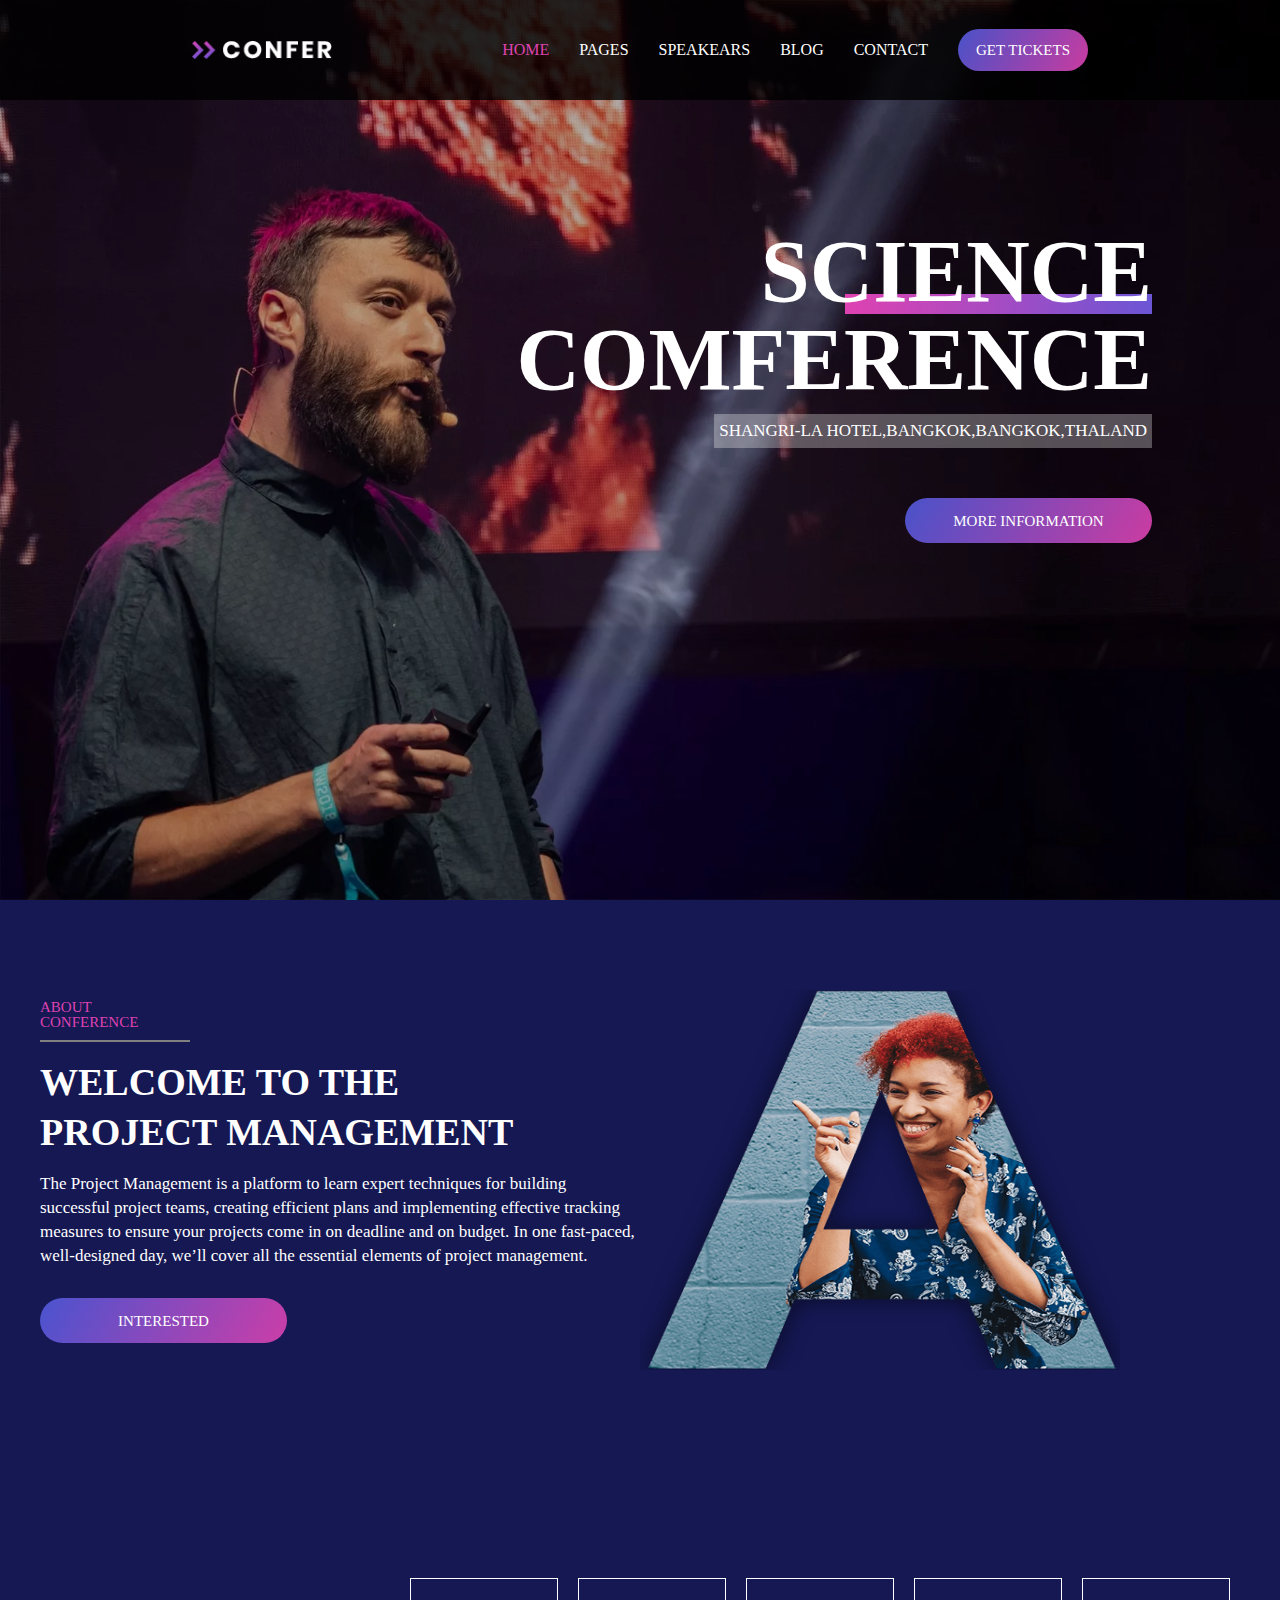
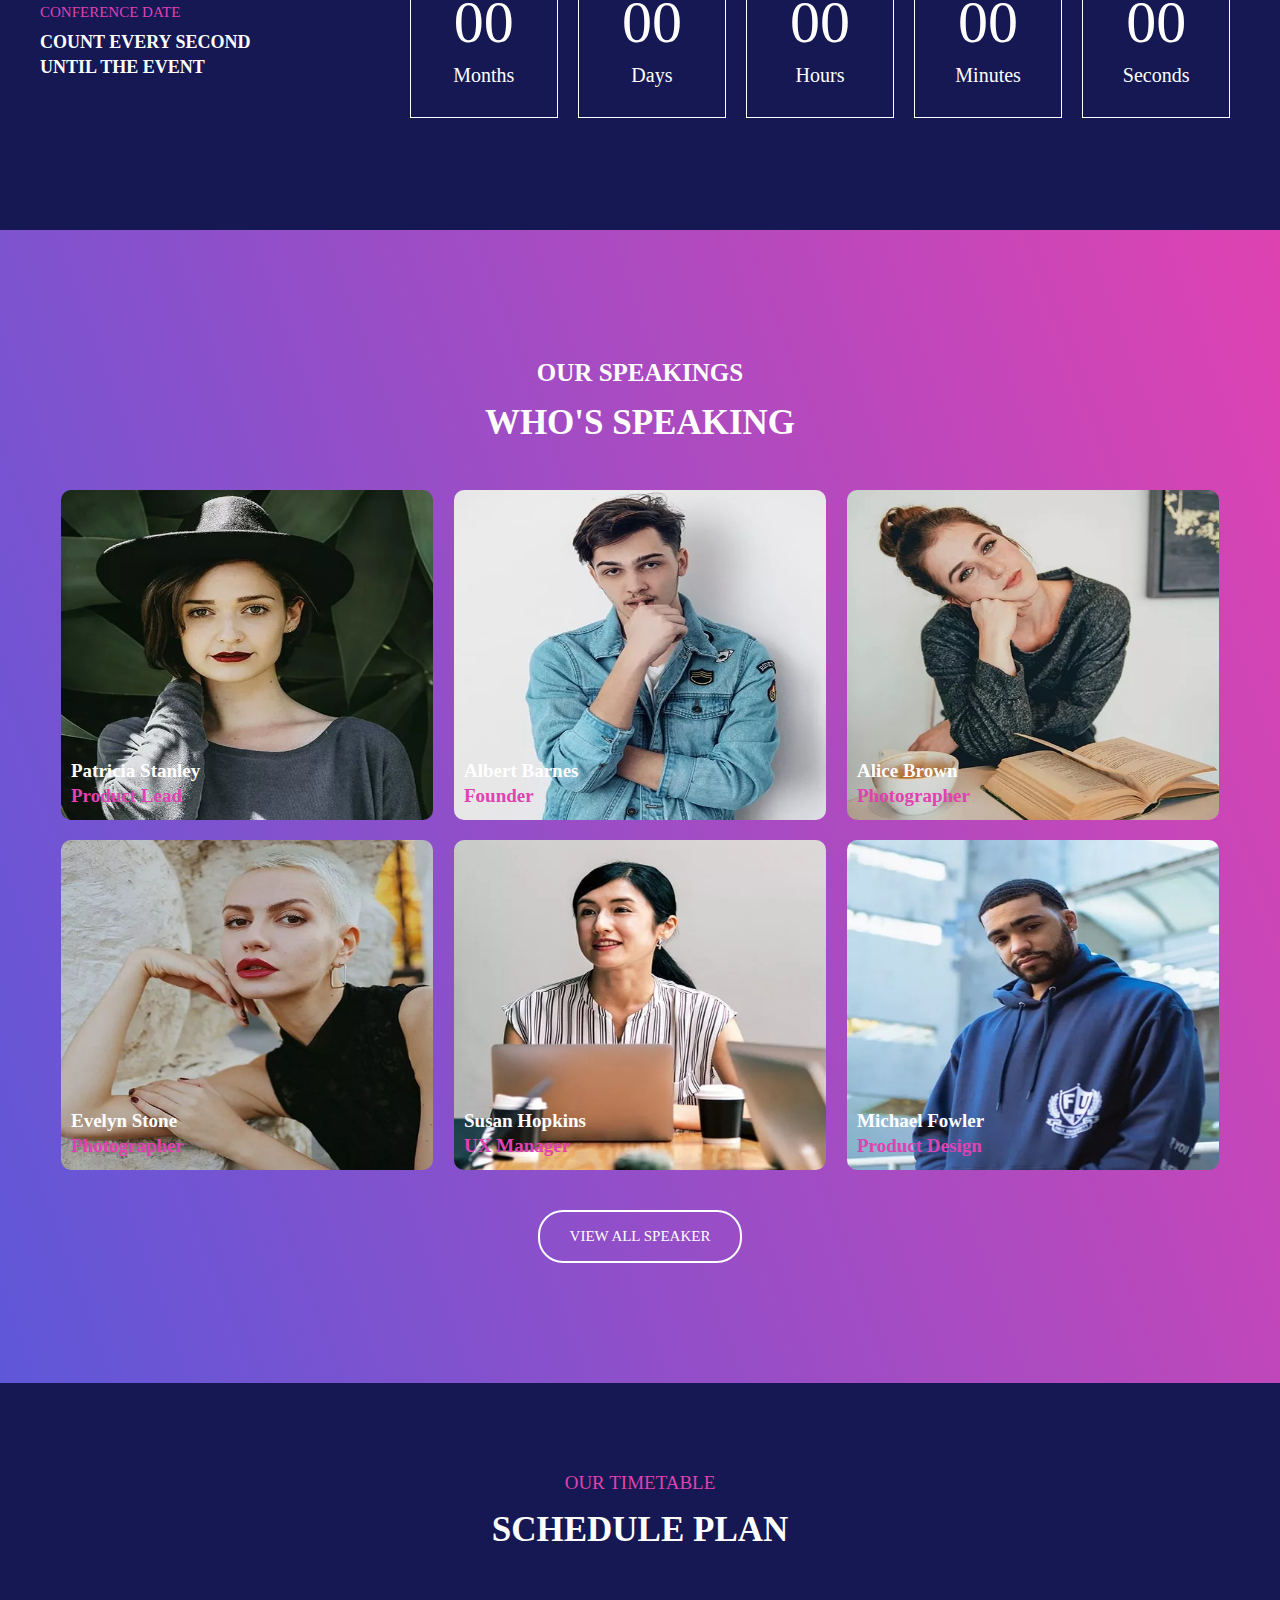
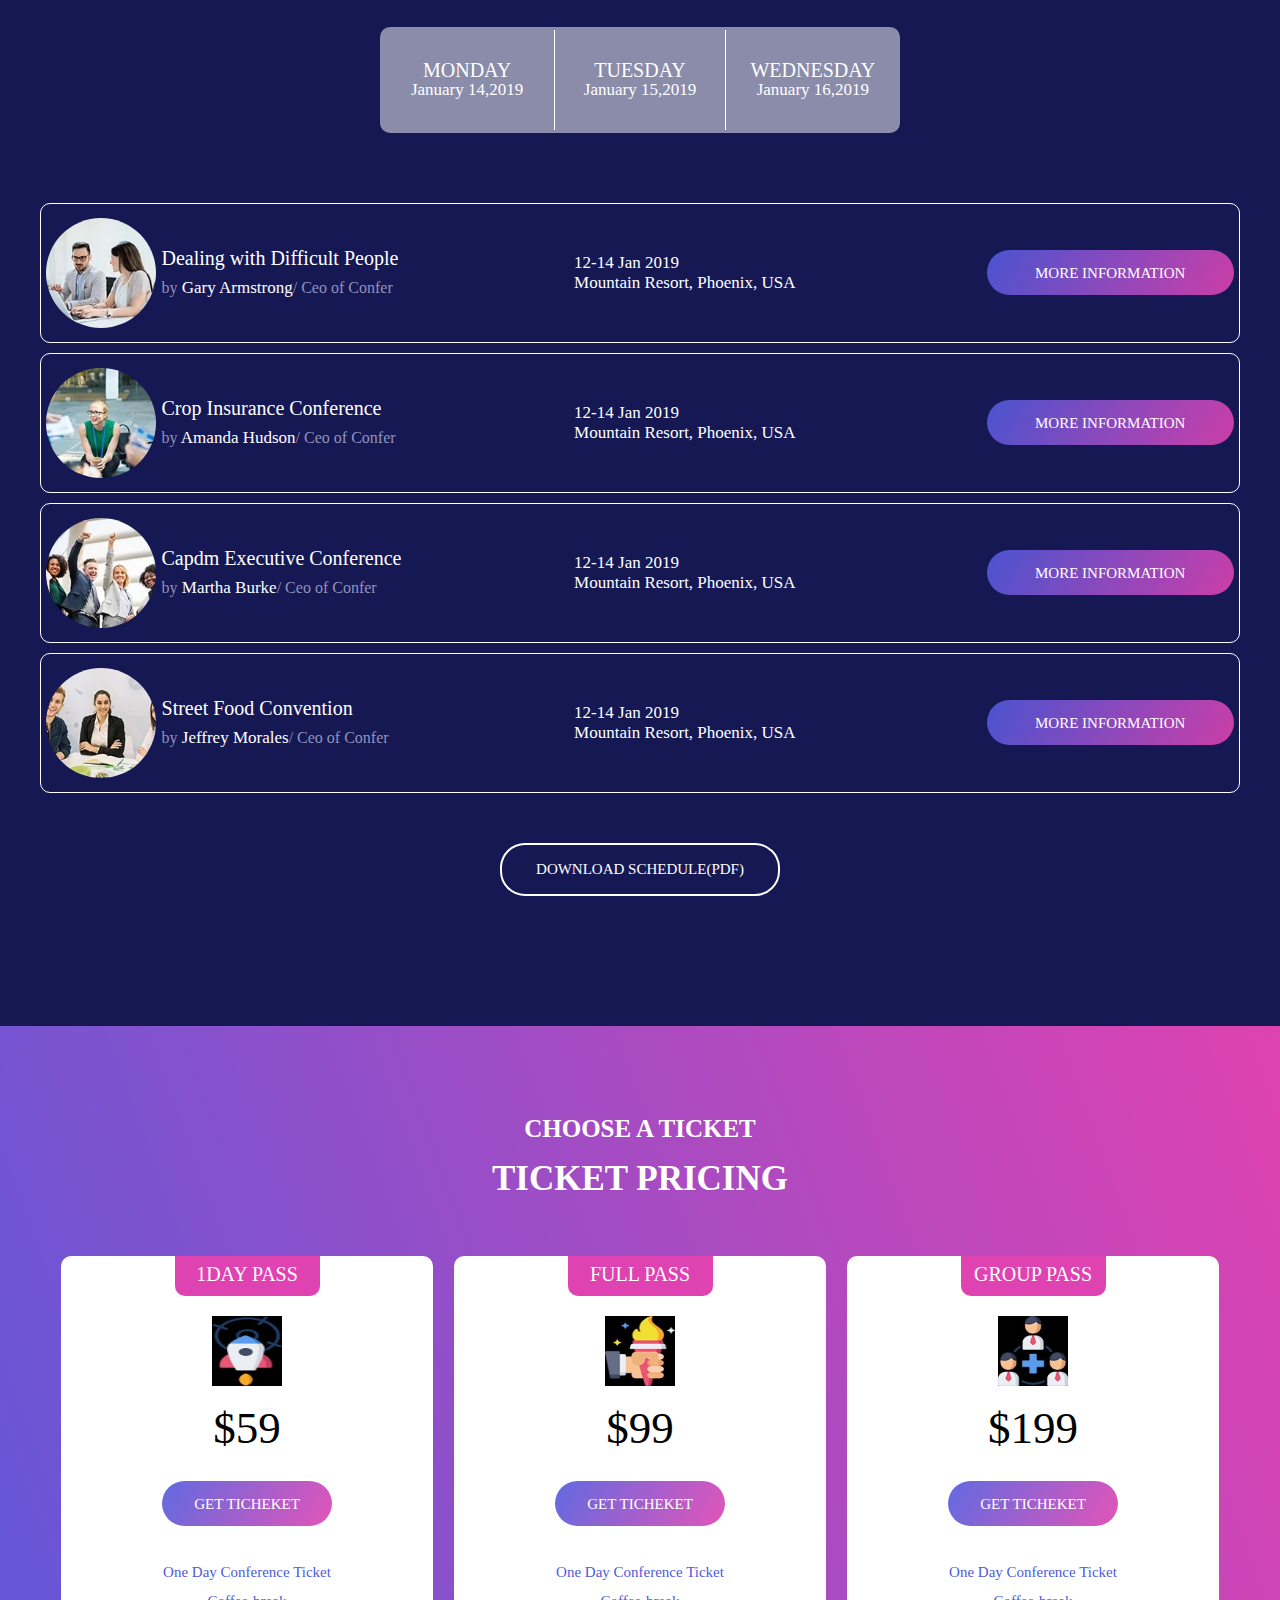
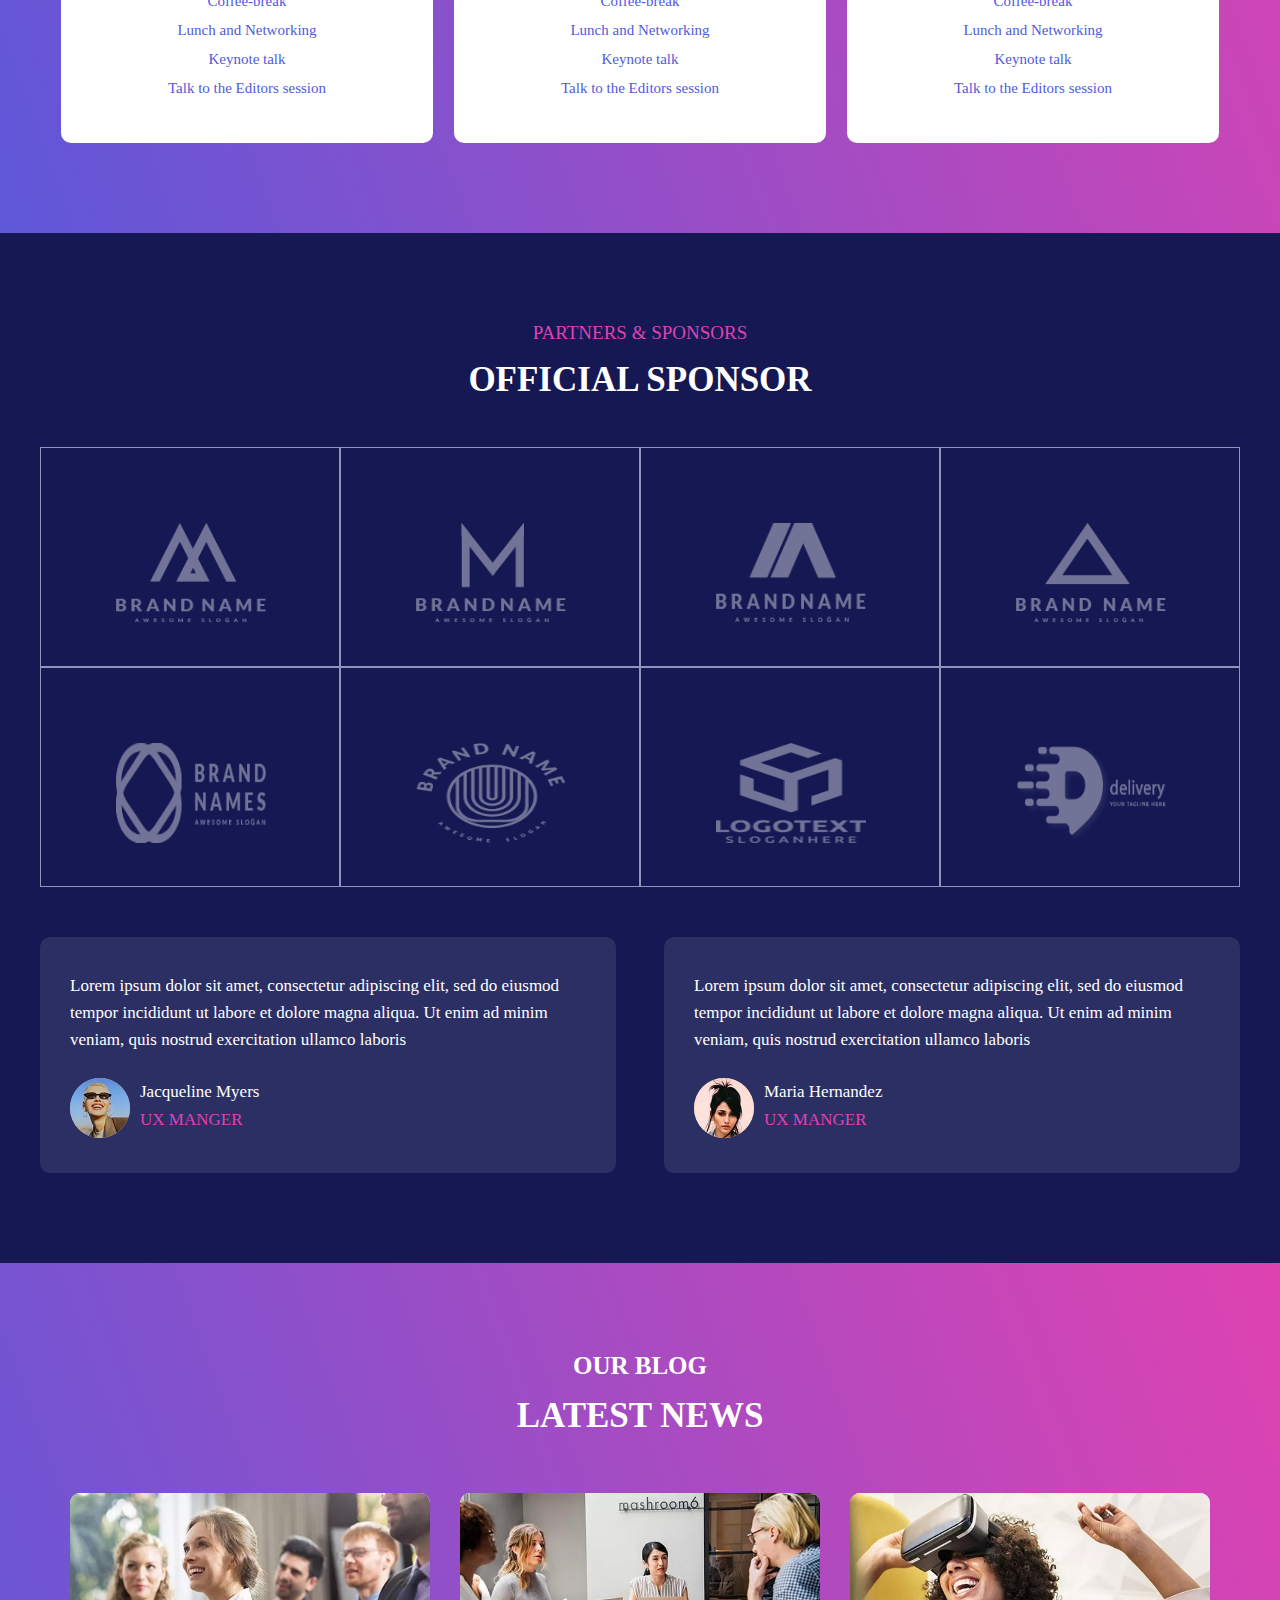
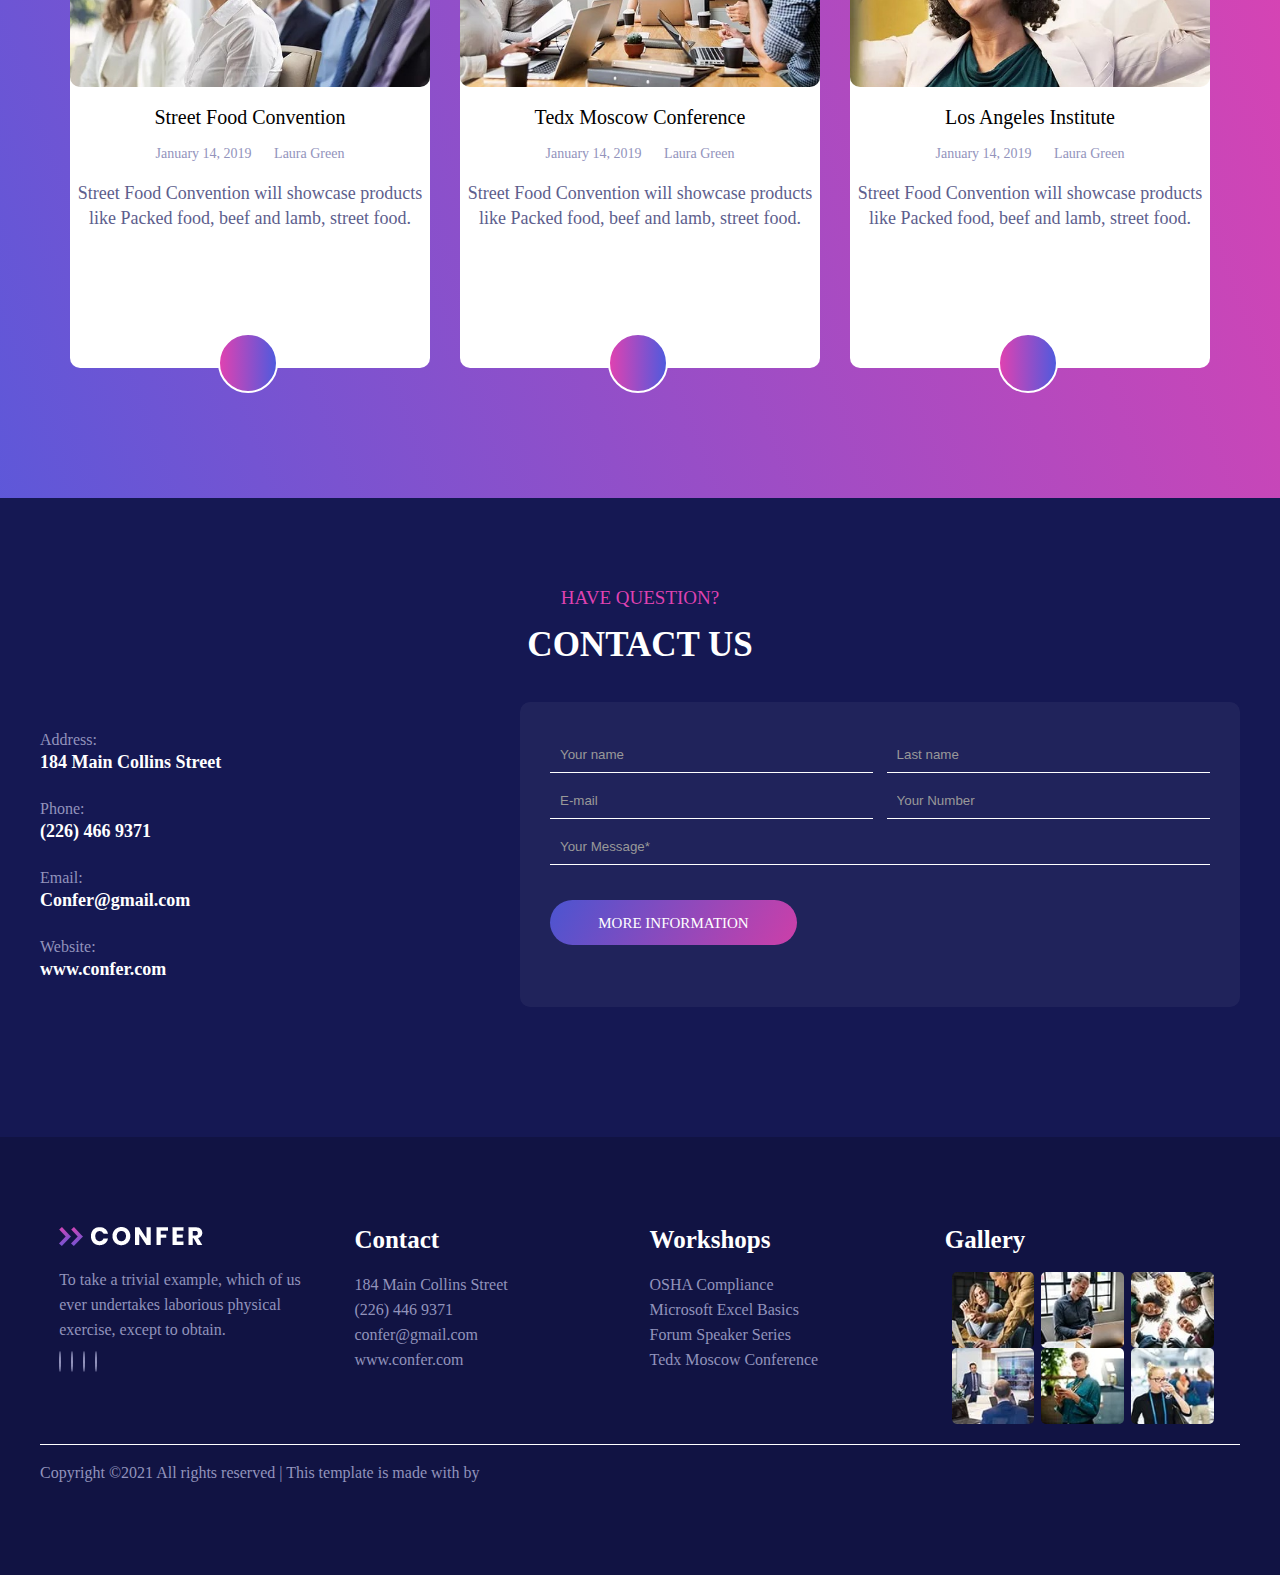
<file: confer/main.html>
<!DOCTYPE html>
<html lang="en">
<head>
	<meta charset="utf-8">
	<meta name="viewport" content="width=device-width, initial-scale=1">
	<title>CONFER</title>

	<link href="css/reset.css" rel="stylesheet">
	<link href="css/common_max767.css" rel="stylesheet">
	<link href="css/common_max1100.css" rel="stylesheet">
	<link href="css/common_min1101.css" rel="stylesheet">
	<link href="css/main_max767.css" rel="stylesheet">
	<link href="css/main_max1100.css" rel="stylesheet">
	<link href="css/main_min1101.css" rel="stylesheet">

	<link rel="stylesheet" href="https://use.fontawesome.com/releases/v5.14.0/css/all.css" integrity="sha384-HzLeBuhoNPvSl5KYnjx0BT+WB0QEEqLprO+NBkkk5gbc67FTaL7XIGa2w1L0Xbgc" crossorigin="anonymous">

	<script src="https://ajax.aspnetcdn.com/ajax/jQuery/jquery-3.6.0.min.js"></script>
	<script src="js/common.js"></script>	
</head>

<body>
	<div id="wrap">
		<header>
			<div id="headerupper">
				<div id=navwrap>
					<div id="headermenu1">
						<div id="headerlogo"><img src="img/main/logo.jpg" alt="logo"></div>
						<div id="headermenu2"><img src="img/main/menuicon.png" alt="bar"></div>
					</div>
					<nav id="headermenu3">
						<div id="xicon"><img src="img/main/xicon.png" alt="img"></div>
						<ul>
							<li class="linomal"><a href="#" class="lifirst">HOME</a></li>
							<li class="linomal"><a href="sub.html">PAGES</a></li>
							<li class="linomal"><a href="sub.html">SPEAKEARS</a></li>
							<li class="linomal"><a href="sub.html">BLOG</a></li>
							<li class="linomal"><a href="sub.html">CONTACT</a></li>
							<li><a href="sub.html" class="lilast">GET TICKETS <i class="fas fa-long-arrow-alt-right"></i></a></li>
						</ul>
					</nav>
				</div>
			</div>	
			<div id="lowerheader">
				<h1>SCIENCE<br>COMFERENCE</h1>
				<div id="forh1"></div>
				<div><P class="fontstyle1">SHANGRI-LA HOTEL,BANGKOK,BANGKOK,THALAND</P></div>

				<a href="sub.html">
					<div class="btn1">
						<div class="btn1-1"></div>
						<div class="btn1-2">
							<p>MORE INFORMATION <i class="fas fa-long-arrow-alt-right"></i></p>
						</div>
					</div>
				</a>
					
			</div> 
		</header>

		<div id="sec01">
			<div class="innerwrap">
				<div id="sec0101">
					<div><p class="fontstyle2">ABOUT CONFERENCE</p></div>
					<h2>WELCOME TO THE <br>PROJECT MANAGEMENT</h2>
					<P class="fontstyle1">The Project Management is a platform to learn expert techniques for building successful project teams, creating efficient plans and implementing effective tracking measures to ensure your projects come in on deadline and on budget. In one fast-paced, well-designed day, we’ll cover all the essential elements of project management.</P>

					
					<a href="sub.html">
						<div class="btn1">
							<div class="btn1-1"></div>
							<div class="btn1-2">
								<p>INTERESTED <i class="fas fa-long-arrow-alt-right"></i></p>
							</div>
						</div>
					</a>


				</div>
				<div id="sec0102">
					<img src="img/main/content1.jpg" alt="contentimg">
				</div>
			</div>
		</div>  <!--sec01 END-->


		<div id="sec02">
			<div class="innerwrap">
				<div id="sec0201">
					<p class="fontstyle2">CONFERENCE DATE</p>
					<p class="fontstyle3">COUNT EVERY SECOND UNTIL THE EVENT</p>
				</div>
				<div id="sec0202">
					<div>
						<p class="fontstyle4">00</p>
						<p class="fontstyle5">Months</p>
					</div>
					<div>
						<p class="fontstyle4">00</p>
						<p class="fontstyle5">Days</p>
					</div>
					<div>
						<p class="fontstyle4">00</p>
						<p class="fontstyle5">Hours</p>
					</div>
					<div>
						<p class="fontstyle4">00</p>
						<p class="fontstyle5">Minutes</p>
					</div>
					<div>
						<p class="fontstyle4">00</p>
						<p class="fontstyle5">Seconds</p>
					</div>
				</div>
			</div>
		</div>  <!--sec02 END-->

		<div id="sec03">
			<div class="innerwrap">
				<div id="sec0301">
					<h4>OUR SPEAKINGS</h4>
					<h3>WHO'S SPEAKING</h3>
				</div>
				<div id="sec0302">
					<div>
						<img src="img/main/part2-1.jpg" alt="speakears">
						<p class="fontstyle7">Patricia Stanley</p>
						<p class="fontstyle6">Product Lead</p>
					</div>

					<div>
						<img src="img/main/part2-2.jpg" alt="speakears">
						<p class="fontstyle7">Albert Barnes</p>
						<p class="fontstyle6">Founder</p>
					</div>

					<div>
						<img src="img/main/part2-3.jpg" alt="speakears">
						<p class="fontstyle7">Alice Brown</p>
						<p class="fontstyle6">Photographer</p>
					</div>

					<div>
						<img src="img/main/part2-4.jpg" alt="speakears">
						<p class="fontstyle7">Evelyn Stone</p>
						<p class="fontstyle6">Photographer</p>
					</div>

					<div>
						<img src="img/main/part2-5.jpg" alt="speakears">
						<p class="fontstyle7">Susan Hopkins</p>
						<p class="fontstyle6">UX Manager</p>
					</div>

					<div>
						<img src="img/main/part2-6.jpg" alt="speakears">
						<p class="fontstyle7">Michael Fowler</p>
						<p class="fontstyle6">Product Design</p>
					</div>
				</div>
				<a href="#" class="btn2">VIEW ALL SPEAKER <i class="fas fa-long-arrow-alt-right"></i></a>
			</div>
		</div>  <!--sec03 END-->

		<div id="sec04">
			<div class="innerwrap">
				<div id="sec0401">
					<p class="fontstyle8">OUR TIMETABLE</p>
					<h3>SCHEDULE PLAN</h3>
				</div>

				<div id="sec0402">
					<div>
						<p class="fontstyle9">MONDAY</p>
						<p class="fontstyle10">January 14,2019</p>
					</div>
					<div class="sec040202">
						<p class="fontstyle9">TUESDAY</p>
						<p class="fontstyle10">January 15,2019</p>
					</div>
					<div>
						<p class="fontstyle9">WEDNESDAY</p>
						<p class="fontstyle10">January 16,2019</p>
					</div>
				</div>

				<div id="sec0403">
					<div class="sec040301">
						<div class="sec040302"><img src="img/main/plan1.jpg" alt="pic"></div>
						<div class="sec040303">
							<p class="fontstyle9">Dealing with Difficult People</p><br>
							<p class="fontstyle10"><span class="fontstyle11">by</span> Gary Armstrong<span class="fontstyle11">/ Ceo of Confer</span></p>
						</div>
						<div class="sec040304">
							<p class="fontstyle10"><i class="far fa-clock"></i> 12-14 Jan 2019</p>
							<p class="fontstyle10"><i class="fas fa-map"></i> Mountain Resort, Phoenix, USA</p>
						</div>
						<div class="sec040305">
							<a href="sub.html">
								<div class="btn1">
									<div class="btn1-1"></div>
									<div class="btn1-2">
										<p>MORE INFORMATION <i class="fas fa-long-arrow-alt-right"></i></p>
									</div>
								</div>
							</a>
						</div>
					</div>

					<div class="sec040301">
						<div class="sec040302"><img src="img/main/plan2.jpg" alt="pic"></div>
						<div class="sec040303">
							<p class="fontstyle9">Crop Insurance Conference</p><br>
							<p class="fontstyle10"><span class="fontstyle11">by</span> Amanda Hudson<span class="fontstyle11">/ Ceo of Confer</span></p>
						</div>
						<div class="sec040304">
							<p class="fontstyle10"><i class="far fa-clock"></i> 12-14 Jan 2019</p>
							<p class="fontstyle10"><i class="fas fa-map"></i> Mountain Resort, Phoenix, USA</p>
						</div>
						<div class="sec040305">
							<a href="sub.html">
								<div class="btn1">
									<div class="btn1-1"></div>
									<div class="btn1-2">
										<p>MORE INFORMATION <i class="fas fa-long-arrow-alt-right"></i></p>
									</div>
								</div>
							</a>
						</div>
					</div>

					<div class="sec040301">
						<div class="sec040302"><img src="img/main/plan3.jpg" alt="pic"></div>
						<div class="sec040303">
							<p class="fontstyle9">Capdm Executive Conference</p><br>
							<p class="fontstyle10"><span class="fontstyle11">by</span> Martha Burke<span class="fontstyle11">/ Ceo of Confer</span></p>
						</div>
						<div class="sec040304">
							<p class="fontstyle10"><i class="far fa-clock"></i> 12-14 Jan 2019</p>
							<p class="fontstyle10"><i class="fas fa-map"></i> Mountain Resort, Phoenix, USA</p>
						</div>
						<div class="sec040305">
							<a href="sub.html">
								<div class="btn1">
									<div class="btn1-1"></div>
									<div class="btn1-2">
										<p>MORE INFORMATION <i class="fas fa-long-arrow-alt-right"></i></p>
									</div>
								</div>
							</a>
						</div>
					</div>

					<div class="sec040301">
						<div class="sec040302"><img src="img/main/plan4.jpg" alt="pic"></div>
						<div class="sec040303">
							<p class="fontstyle9">Street Food Convention</p><br>
							<p class="fontstyle10"><span class="fontstyle11">by</span> Jeffrey Morales<span class="fontstyle11">/ Ceo of Confer</span></p>
						</div>
						<div class="sec040304">
							<p class="fontstyle10"><i class="far fa-clock"></i> 12-14 Jan 2019</p>
							<p class="fontstyle10"><i class="fas fa-map"></i> Mountain Resort, Phoenix, USA</p>
						</div>
						<div class="sec040305">
							<a href="sub.html">
								<div class="btn1">
									<div class="btn1-1"></div>
									<div class="btn1-2">
										<p>MORE INFORMATION <i class="fas fa-long-arrow-alt-right"></i></p>
									</div>
								</div>
							</a>
						</div>
					</div>
					</div>
					<a href="#" class="btn2">DOWNLOAD SCHEDULE(PDF)</a>
				</div>
		</div>  <!--sec4 END-->


		<div id="sec05">
			<div class="innerwrap">
				<div id="sec0501">
					<h4>CHOOSE A TICKET</h4>
					<h3>TICKET PRICING</h3>
				</div>
				<div id="sec0502">
					<div>
						<h5>1DAY PASS</h5>
						<img src="img/main/icon1.jpg" alt="ticketicon">
						<p class="fontstyle12">$59</p>
						<a href="sub.html">
							<div class="btn3">
								<div class="btn1-1"></div>
								<div class="btn1-2">
									<p>GET TICHEKET <i class="fas fa-long-arrow-alt-right"></i></p>
								</div>
							</div>
						</a>
						<p class="fontstyle13"><i class="fas fa-check"></i> One Day Conference Ticket</p>
						<p class="fontstyle13"><i class="fas fa-check"></i> Coffee-break</p>
						<p class="fontstyle13"><i class="fas fa-check"></i> Lunch and Networking</p>
						<p class="fontstyle13"><i class="fas fa-check"></i> Keynote talk</p>
						<p class="fontstyle13"><i class="fas fa-check"></i> Talk to the Editors session</p>
					</div>

					<div>
						<h5>FULL PASS</h5>
						<img src="img/main/icon2.jpg" alt="ticketicon">
						<p class="fontstyle12">$99</p>
						<a href="sub.html">
							<div class="btn3">
								<div class="btn1-1"></div>
								<div class="btn1-2">
									<p>GET TICHEKET <i class="fas fa-long-arrow-alt-right"></i></p>
								</div>
							</div>
						</a>
						<p class="fontstyle13"><i class="fas fa-check"></i> One Day Conference Ticket</p>
						<p class="fontstyle13"><i class="fas fa-check"></i> Coffee-break</p>
						<p class="fontstyle13"><i class="fas fa-check"></i> Lunch and Networking</p>
						<p class="fontstyle13"><i class="fas fa-check"></i> Keynote talk</p>
						<p class="fontstyle13"><i class="fas fa-check"></i> Talk to the Editors session</p>
					</div>

					<div>
						<h5>GROUP PASS</h5>
						<img src="img/main/icon3.jpg" alt="ticketicon">
						<p class="fontstyle12">$199</p>
						<a href="sub.html">
							<div class="btn3">
								<div class="btn1-1"></div>
								<div class="btn1-2">
									<p>GET TICHEKET <i class="fas fa-long-arrow-alt-right"></i></p>
								</div>
							</div>
						</a>
						<p class="fontstyle13"><i class="fas fa-check"></i> One Day Conference Ticket</p>
						<p class="fontstyle13"><i class="fas fa-check"></i> Coffee-break</p>
						<p class="fontstyle13"><i class="fas fa-check"></i> Lunch and Networking</p>
						<p class="fontstyle13"><i class="fas fa-check"></i> Keynote talk</p>
						<p class="fontstyle13"><i class="fas fa-check"></i> Talk to the Editors session</p>
					</div>
				</div>
			</div>
		</div>  <!--sec5 END-->

		<div id="sec06">
			<div class="innerwrap">
				<div id="sec0601">
					<p class="fontstyle8">PARTNERS & SPONSORS</p>
					<h3>OFFICIAL SPONSOR</h3>
				</div>
				<div id="sec0602">
					<div class="sec060201"><img src="img/main/brand1.png" alt="spon"></div>
					<div class="sec060201"><img src="img/main/brand2.png" alt="spon"></div>
					<div class="sec060201"><img src="img/main/brand3.png" alt="spon"></div>
					<div class="sec060201"><img src="img/main/brand4.png" alt="spon"></div>
					<div class="sec060201"><img src="img/main/brand5.png" alt="spon"></div>
					<div class="sec060201"><img src="img/main/brand6.png" alt="spon"></div>
					<div class="sec060201"><img src="img/main/brand7.jpg" alt="spon"></div>
					<div class="sec060201"><img src="img/main/brand8.jpg" alt="spon"></div>
				</div>
				<div id="sec0603">
					<div class="sec060301">
						<p class="fontstyle10">Lorem ipsum dolor sit amet, consectetur adipiscing elit, sed do eiusmod tempor incididunt ut labore et dolore magna aliqua. Ut enim ad minim veniam, quis nostrud exercitation ullamco laboris</p>
						<div>
							<div class="reviewerbox"><img src="img/main/review1.jpg" alt="reviewer"></div>
							<p class="fontstyle10">Jacqueline Myers</p>
							<p class="fontstyle17">UX MANGER</p>
						</div>
					</div>
					
					<div class="sec060301">
						<p class="fontstyle10">Lorem ipsum dolor sit amet, consectetur adipiscing elit, sed do eiusmod tempor incididunt ut labore et dolore magna aliqua. Ut enim ad minim veniam, quis nostrud exercitation ullamco laboris</p>
						<div>
							<div class="reviewerbox"><img src="img/main/review2.jpg" alt="reviewer"></div>
							<p class="fontstyle10">Maria Hernandez</p>
							<p class="fontstyle17">UX MANGER</p>
						</div>
					</div>
				</div>
			</div>
		</div>  <!--sec6 END-->

		<div id="sec07">
			<div class="innerwrap">
				<div id="sec0701">
					<h4>OUR BLOG</h4>
					<h3>LATEST NEWS</h3>
				</div>

				<div id="sec0702">
					<div class="sec070201">
						<div><img src="img/main/news1.jpg" alt="img"></div>
						<p class="fontstyle14">Street Food Convention</p>
						<span class="fontstyle15">January 14, 2019</span> 
						<span class="fontstyle15">Laura Green</span>
						<p class="fontstyle16">Street Food Convention will showcase products like Packed
						food, beef and lamb, street food.</p>
						<div class="sec07icon"><i class="fas fa-long-arrow-alt-right fa-2x"></i></div>
					</div>

					<div class="sec070201">
						<div><img src="img/main/news2.jpg" alt="img"></div>
						<p class="fontstyle14">Tedx Moscow Conference</p>
						<span class="fontstyle15">January 14, 2019</span> 
						<span class="fontstyle15">Laura Green</span>
						<p class="fontstyle16">Street Food Convention will showcase products like Packed
						food, beef and lamb, street food.</p>
						<div class="sec07icon"><i class="fas fa-long-arrow-alt-right fa-2x"></i></div>
					</div>

					<div class="sec070201">
						<div><img src="img/main/news3.jpg" alt="img"></div>
						<p class="fontstyle14">Los Angeles Institute</p>
						<span class="fontstyle15">January 14, 2019</span> 
						<span class="fontstyle15">Laura Green</span>
						<p class="fontstyle16">Street Food Convention will showcase products like Packed
						food, beef and lamb, street food.</p>
						<div class="sec07icon"><i class="fas fa-long-arrow-alt-right fa-2x"></i></div>
					</div>
				</div>
			</div>
		</div>  <!--sec7 END-->

		<div id="sec08">
			<div class="innerwrap">
				<div id="sec0801">
					<p class="fontstyle8">HAVE QUESTION?</p>
					<h3>CONTACT US</h3>
				</div>

				<div id="sec0802">
				<div id="sec080201">
					<p class="fontstyle11">Address:</p>
					<p class="fontstyle9">184 Main Collins Street</p>

					<p class="fontstyle11">Phone:</p>
					<p class="fontstyle9">(226) 466 9371</p>

					<p class="fontstyle11">Email:</p>
					<p class="fontstyle9">Confer@gmail.com</p>

					<p class="fontstyle11">Website:</p>
					<p class="fontstyle9">www.confer.com</p>
				</div>

				<div id="sec080202">
					<div>
					<div class="sec080203"><input type="text" value="Your name"></div>
					<div class="sec080203"><input type="text" value="Last name"></div>
					<div class="sec080203"><input type="text" value="E-mail"></div>
					<div class="sec080203"><input type="text" value="Your Number"></div>
					<div class="sec080204"><input type="text" value="Your Message*"></div>
					<div>
						<a href="sub.html">
							<div class="btn1">
								<div class="btn1-1"></div>
								<div class="btn1-2">
									<p>MORE INFORMATION <i class="fas fa-long-arrow-alt-right"></i></p>
								</div>
							</div>
						</a>
				</div>
			</div>
			</div>
		</div>  <!--sec8 END-->
		</div>

		<footer>
			<div class="innerwrap">
				<div id="footer1">
					<div><img src="img/main/logo.jpg" alt="logo"></div>
					<p class="fontstyle11">To take a trivial example, which of us ever undertakes laborious physical exercise, except to obtain.</p>
					<div id="footer101">
						<i class="fab fa-facebook-f"></i>
						<i class="fab fa-instagram"></i>
						<i class="fab fa-twitter"></i>
						<i class="fab fa-linkedin-in"></i>
					</div>
				</div>

				<div>
					<h6>Contact</h6>
					<p class="fontstyle11">184 Main Collins Street</p>
					<p class="fontstyle11">(226) 446 9371</p>
					<p class="fontstyle11">confer@gmail.com</p>
					<p class="fontstyle11">www.confer.com</p>
				</div>

				<div>
					<h6>Workshops</h6>
					<p class="fontstyle11">OSHA Compliance</p>
					<p class="fontstyle11">Microsoft Excel Basics</p>
					<p class="fontstyle11">Forum Speaker Series</p>
					<p class="fontstyle11">Tedx Moscow Conference</p>
				</div>

				<div id="footer4">
					<h6>Gallery</h6>
					<div>
						<img src="img/main/gallery1.jpg" alt="galleryimg">
						<img src="img/main/gallery2.jpg" alt="galleryimg">
						<img src="img/main/gallery3.jpg" alt="galleryimg">
						<img src="img/main/gallery4.jpg" alt="galleryimg">
						<img src="img/main/gallery5.jpg" alt="galleryimg">
						<img src="img/main/gallery6.jpg" alt="galleryimg">
					</div>
				</div>

				<div id="footer5">
					<p class="fontstyle11">Copyright ©2021 All rights reserved | This template is made with by</p>
				</div>
			</div>
		</footer>
	</div> <!--warp END-->
	</div>
</body>
</html>
</file>
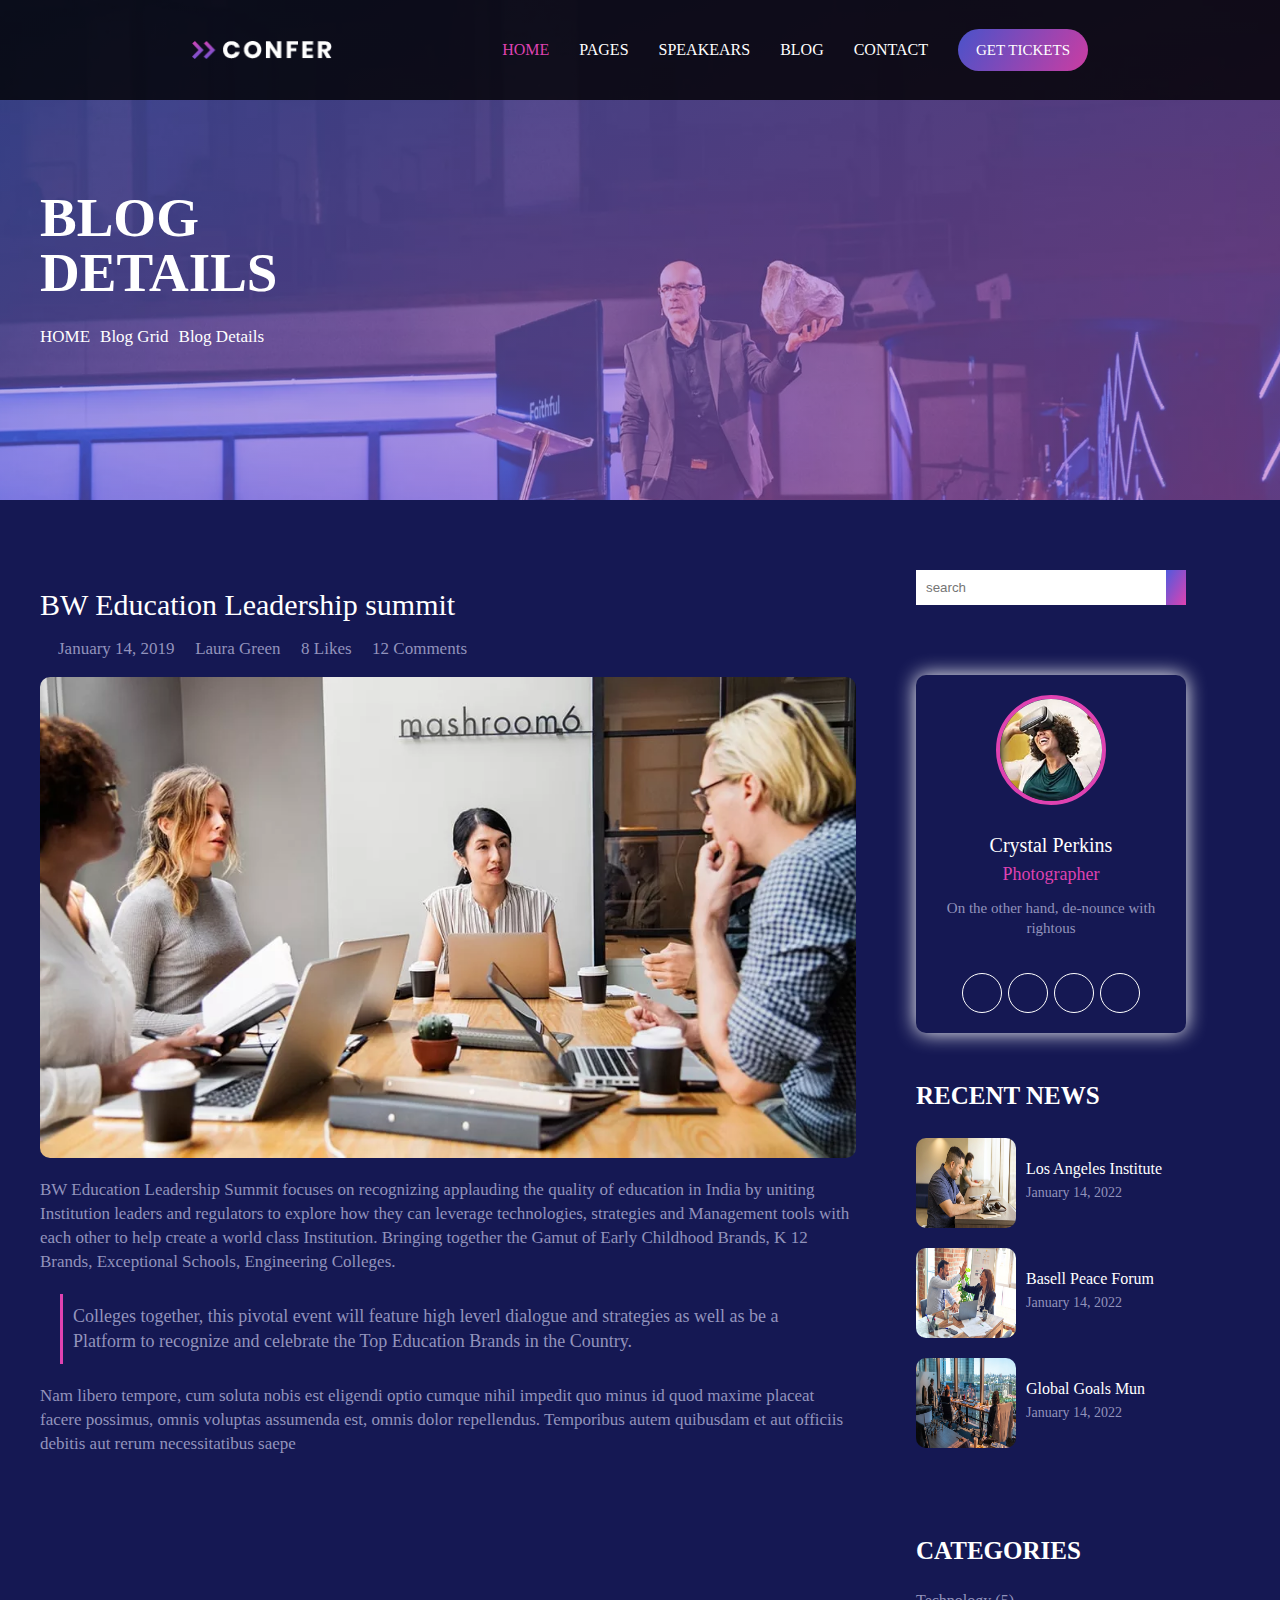
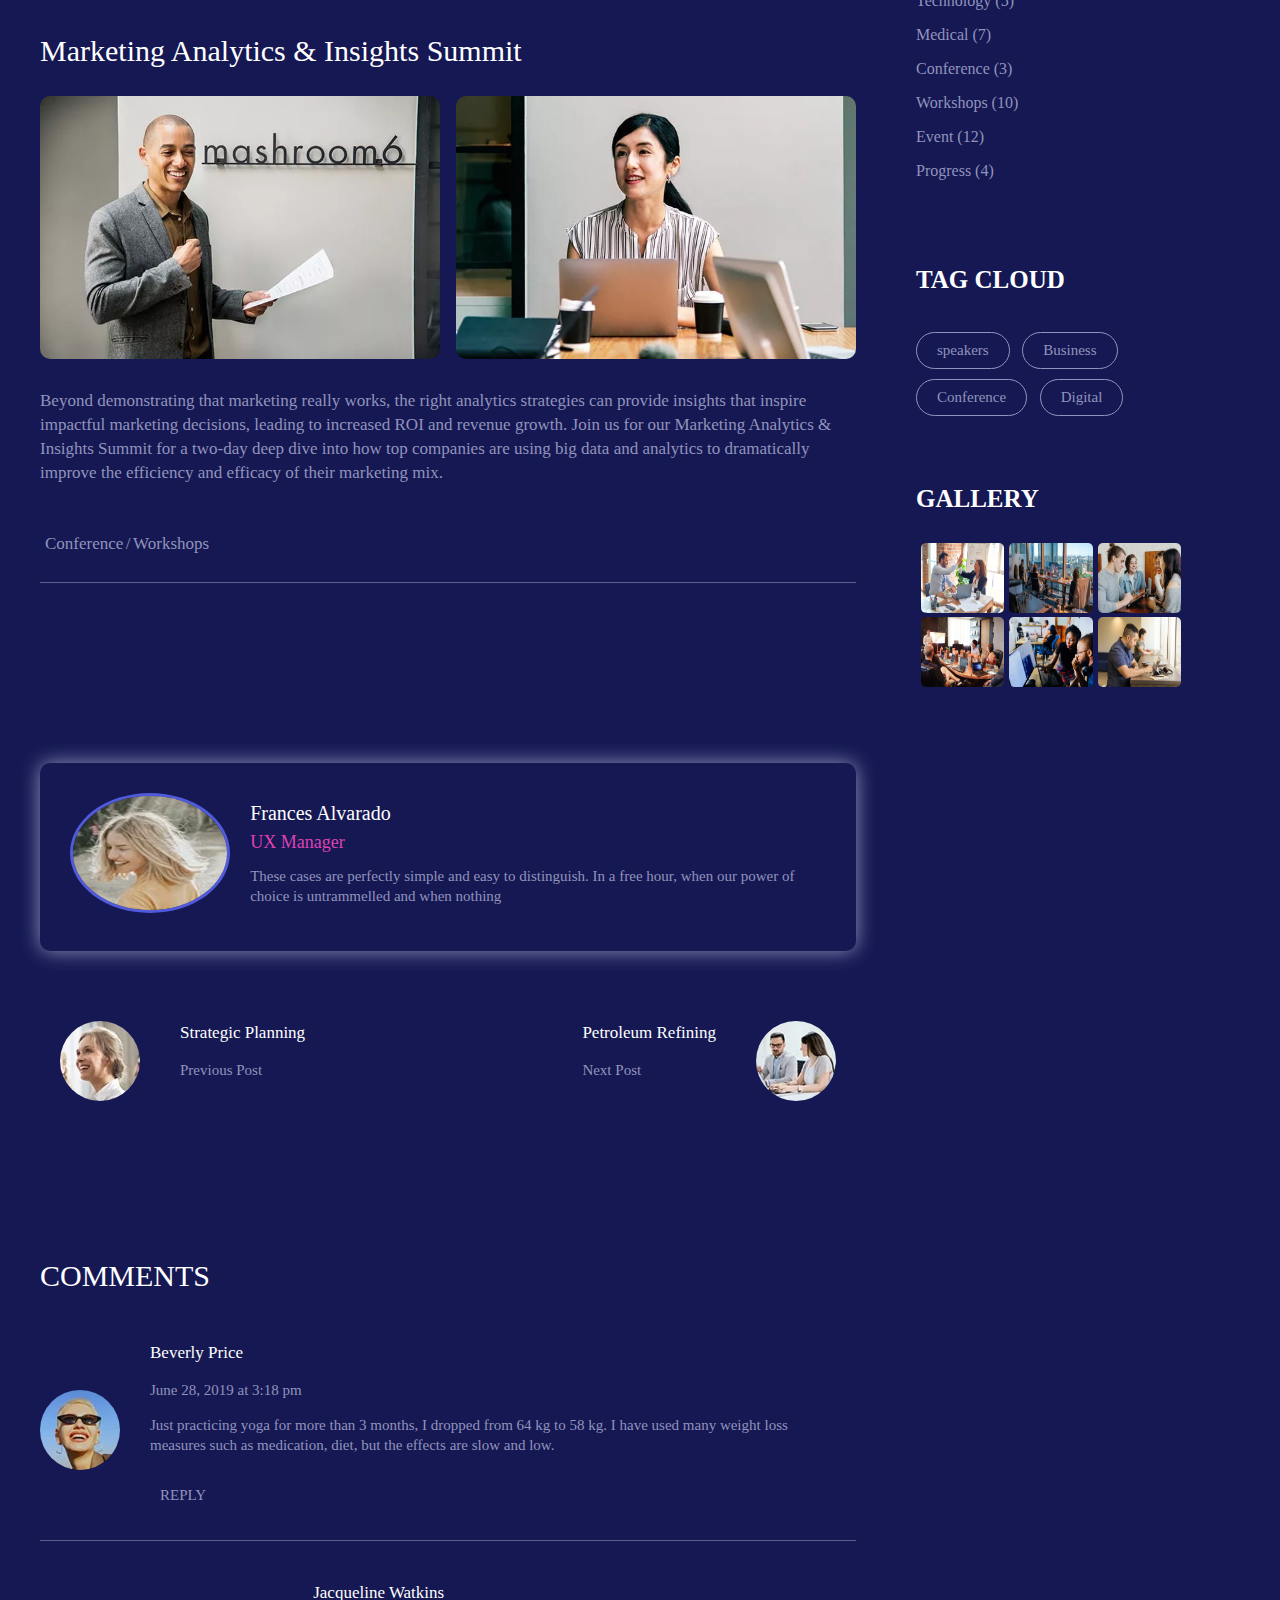
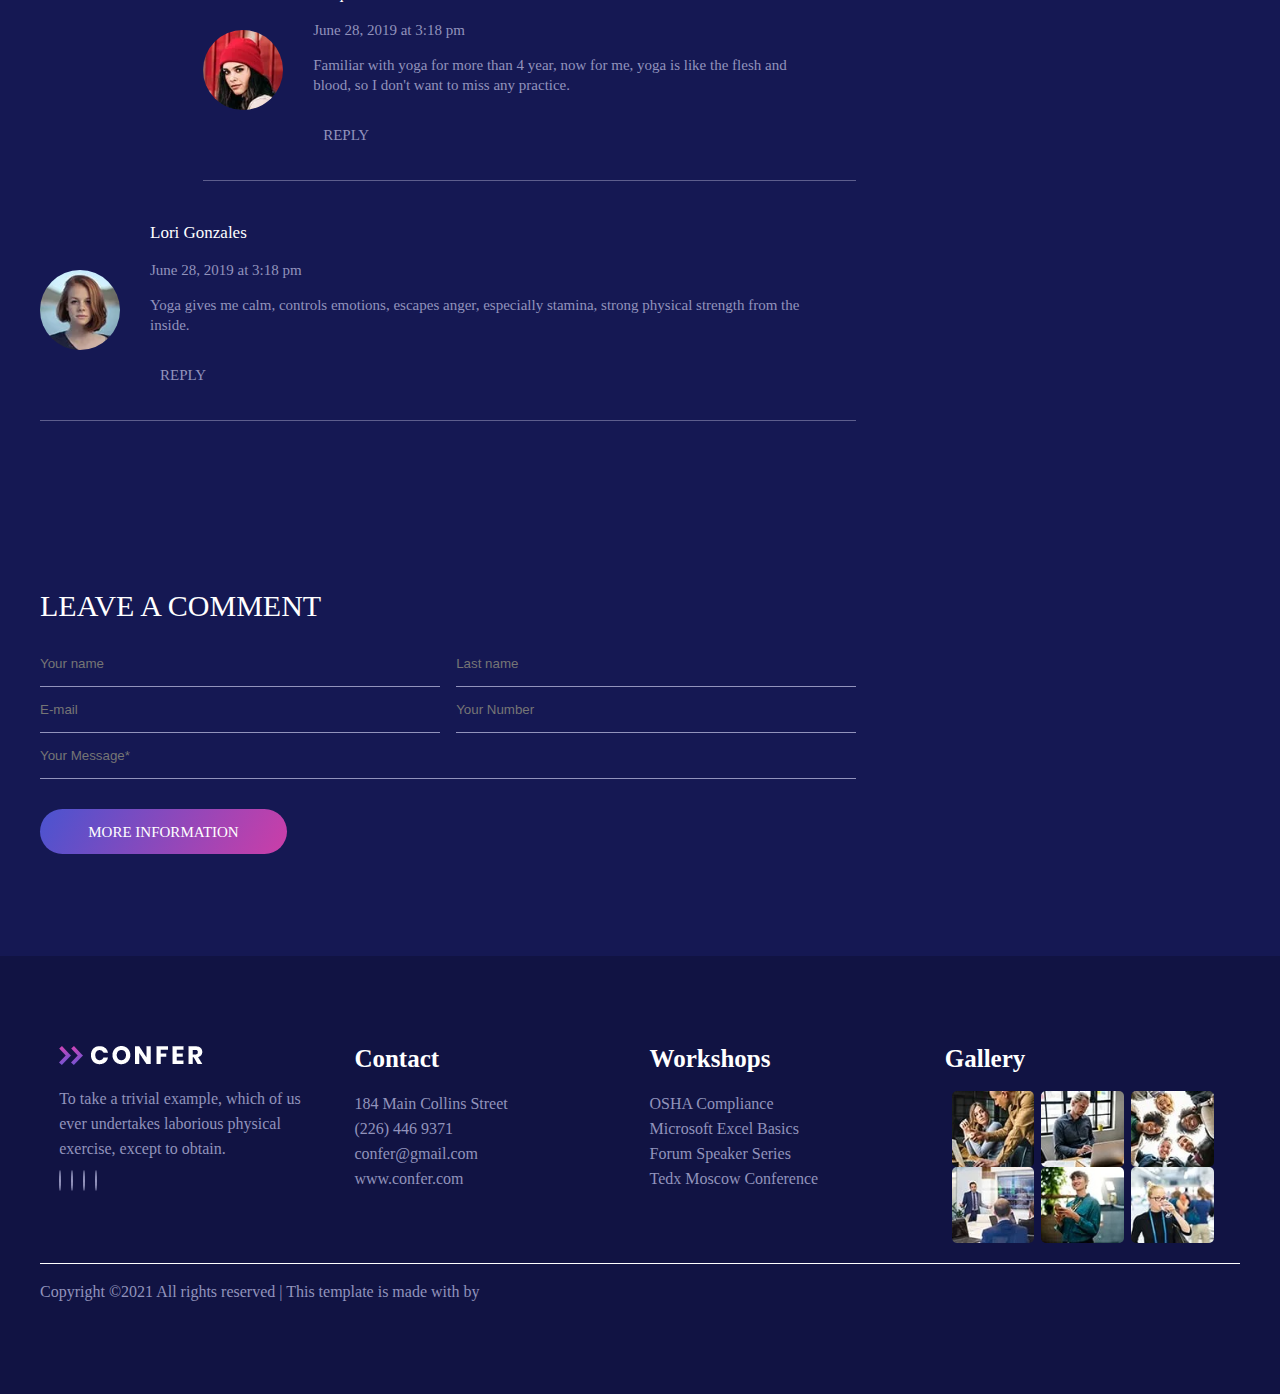
<file: confer/sub.html>
<!DOCTYPE html>
<html lang="en">
<head>
	<meta charset="utf-8">
	<meta name="viewport" content="width=device-width, initial-scale=1">
	<title>CONFER</title>
	
	<link href="css/reset.css" rel="stylesheet">
	<link href="css/common_max767.css" rel="stylesheet">
	<link href="css/common_max1100.css" rel="stylesheet">
	<link href="css/common_min1101.css" rel="stylesheet">
	<link href="css/sub_max767.css" rel="stylesheet">
	<link href="css/sub_max1100.css" rel="stylesheet">
	<link href="css/sub_min1101.css" rel="stylesheet">

	<link rel="stylesheet" href="https://use.fontawesome.com/releases/v5.14.0/css/all.css" integrity="sha384-HzLeBuhoNPvSl5KYnjx0BT+WB0QEEqLprO+NBkkk5gbc67FTaL7XIGa2w1L0Xbgc" crossorigin="anonymous">

	<script src="https://ajax.aspnetcdn.com/ajax/jQuery/jquery-3.6.0.min.js"></script>
	<script src="js/common.js"></script>	

</head>
<body>
	<div id="wrap">
		<header>
			<div id="headerupper">
				<div id=navwrap>
					<div id="headermenu1">
						<a href="main.html"><div id="headerlogo"><img src="img/main/logo.jpg" alt="logo"></div></a>
						<div id="headermenu2"><img src="img/main/menuicon.png" alt="bar"></div>
					</div>
					<nav id="headermenu3">
						<div id="xicon"><img src="img/main/xicon.png" alt="img"></div>
						<ul>
							<li class="linomal"><a href="main.html" class="lifirst">HOME</a></li>
							<li class="linomal"><a href="#">PAGES</a></li>
							<li class="linomal"><a href="#">SPEAKEARS</a></li>
							<li class="linomal"><a href="#">BLOG</a></li>
							<li class="linomal"><a href="#">CONTACT</a></li>
							<li><a href="#" class="lilast">GET TICKETS <i class="fas fa-long-arrow-alt-right"></i></a></li>
						</ul>
					</nav>
				</div>
			</div>	
			<div id="lowerheader">
				<h1>BLOG<br>DETAILS</h1>
				<div id="lowerheader01">
					<P class="fontstyle1">HOME </P>
					<i class="fas fa-chevron-right"></i>
					<P class="fontstyle1"> Blog Grid </P>
					<i class="fas fa-chevron-right"></i> 
					<P class="fontstyle1"> Blog Details </P>
				</div>
			</div> 
		</header>
		<div id="subsecwrap">
		<div id="leftwrap">
			<div id="subsec01">
				<div class="innerwrap">
					<h2>BW Education Leadership summit</h2>
					<div class="subsec0100">
						<i class="far fa-clock"></i>
						<a class="fontstyle2">January 14, 2019</a>
						<i class="fas fa-user"></i> 
						<a class="fontstyle2">Laura Green</a> 
						<i class="far fa-heart"></i> 
						<a class="fontstyle2">8 Likes</a>
						<i class="far fa-comment-alt"></i> 
						<a class="fontstyle2">12 Comments</a>
					</div>
					<div><img src="img/sub/sub_post1.png" alt="sectionimg"></div>
					<p class="fontstyle3">
						BW Education Leadership Summit focuses on recognizing applauding the quality of education in India by uniting Institution leaders and regulators to explore how they can leverage technologies, strategies and Management tools with each other to help create a world class Institution. Bringing together the Gamut of Early Childhood Brands, K 12 Brands, Exceptional Schools, Engineering Colleges.
					</p>
					<div class="subsec0101">
						<p class="fontstyle4">
							Colleges together, this pivotal event will feature high leverl dialogue and strategies as well as be a Platform to recognize and celebrate the Top Education Brands in the Country.
						</p>
					</div>
					<p class="fontstyle3">
						Nam libero tempore, cum soluta nobis est eligendi optio cumque nihil impedit quo minus id quod maxime placeat facere possimus, omnis voluptas assumenda est, omnis dolor repellendus. Temporibus autem quibusdam et aut officiis debitis aut rerum necessitatibus saepe
					</p>
				</div>
			</div>


			<div id="subsec02">
				<div class="innerwrap">
					<h2>Marketing Analytics & Insights Summit</h2>
					<div id="subsec0201">
						<img src="img/sub/sub_post2.png" alt="sectionimg">
						<img src="img/sub/sub_post3.png" alt="sectionimg">
					</div>
					<p class="fontstyle3">
						Beyond demonstrating that marketing really works, the right analytics strategies can provide insights that inspire impactful marketing decisions, leading to increased ROI and revenue growth. Join us for our Marketing Analytics & Insights Summit for a two-day deep dive into how top companies are using big data and analytics to dramatically improve the efficiency and efficacy of their marketing mix.
					</p>
					<div id="subsec0203">
						<div>
							<i class="fas fa-tag"></i>
							<a class="fontstyle2">Conference</a>
							<span>/</span>
							<a class="fontstyle2">Workshops</a>
						</div>
						<div></div>
					</div>
				</div>
			</div>


			<div id="subsec03">
				<div class="innerwrap">
					<div id="subsec0301">
						<div class="subsec030101"><img src="img/sub/sub_poster.png" alt="img"></div>
						<div class="subsec030102">
							<h3>Frances Alvarado</h3>
							<p class="fontstyle5">UX Manager</p>
							<p class="fontstyle6">
								These cases are perfectly simple and easy to distinguish. In a free hour, when our power of choice is untrammelled and when nothing
							</p>
						</div>
					</div>
					<div id="subsec0302">
						<div>
							<div><img class="imgwrap" src="img/sub/sub_poster2.png" alt="img"></div>
							<div class="subsec030202">
								<P class="fontstyle1">Strategic Planning</P>
								<p class="fontstyle6">Previous Post</p>
							</div>
						</div>

						<div>
							<div class="subsec030202">
								<P class="fontstyle1">Petroleum Refining</P>
								<p class="fontstyle6">Next Post</p>
							</div>
							<div><img class="imgwrap" src="img/sub/sub_poster3.png" alt="img"></div>
						</div>
					</div>
				</div>
			</div>


			<div id="subsec04">

				<div class="innerwrap">
					<h2>COMMENTS</h2>	
					<div id="subsec0400">
					<div id="subsec0401">
						<div class="subsecimg">
							<img class="imgwrap" src="img/sub/sub_comment1.png" alt="img">
						</div>
						<div class="subsec040101">
							<div>
								<P class="fontstyle1">Beverly Price</P>
								<p class="fontstyle6"><i class="far fa-calendar-check"></i> June 28, 2019 at 3:18 pm</p>	
							</div>
							<div>
								<p class="fontstyle7">
									Just practicing yoga for more than 3 months, I dropped from 64 kg to 58 kg. I have used many weight loss measures such as medication, diet, but the effects are slow and low.
								</p>
								<div class="replybox">
									<i class="fas fa-reply"></i>
									<p class="fontstyle6">REPLY</p>
								</div>
							</div>		
						</div>
					</div>

					<div id="subsec0402">
						<div class="subsecimg">
							<img class="imgwrap" src="img/sub/sub_comment2.png" alt="img">
						</div>
						<div class="subsec040101">
							<div>
								<P class="fontstyle1">Jacqueline Watkins</P>
								<p class="fontstyle6"><i class="far fa-calendar-check"></i> June 28, 2019 at 3:18 pm</p>	
							</div>
							<div>
								<p class="fontstyle7">
									Familiar with yoga for more than 4 year, now for me, yoga is like the flesh and blood, so I don't want to miss any practice.
								</p>
								<div class="replybox">
									<i class="fas fa-reply"></i>
									<p class="fontstyle6">REPLY</p>
								</div>
							</div>		
						</div>
					</div>

					<div id="subsec0403">
						<div class="subsecimg">
							<img class="imgwrap" src="img/sub/sub_comment3.png" alt="img">
						</div>
						<div class="subsec040101">
							<div>
								<P class="fontstyle1">Lori Gonzales</P>
								<p class="fontstyle6"><i class="far fa-calendar-check"></i> June 28, 2019 at 3:18 pm</p>	
							</div>
							<div>
								<p class="fontstyle7">
									Yoga gives me calm, controls emotions, escapes anger, especially stamina, strong physical strength from the inside.
								</p>
								<div class="replybox">
									<i class="fas fa-reply"></i>
									<p class="fontstyle6">REPLY</p>
								</div>
							</div>		
						</div>
					</div>
					</div>
				</div>
			</div>

			<div id="subsec05">
				<div class="innerwrap">
					<h2>LEAVE A COMMENT</h2>
					<div id="subsec0501">
						<div class="subsec050101"><input type="text" placeholder="Your name"></div>
						<div class="subsec050101"><input type="text" placeholder="Last name"></div>
						<div class="subsec050101"><input type="text" placeholder="E-mail"></div>
						<div class="subsec050101"><input type="text" placeholder="Your Number"></div>
						<div class="subsec050102"><input type="text" placeholder="Your Message*"></div>
					</div>
					<a href="sub.html">
						<div class="btn1">
							<div class="btn1-1"></div>
							<div class="btn1-2">
								<p>MORE INFORMATION <i class="fas fa-long-arrow-alt-right"></i></p>
							</div>
						</div>
					</a>
				</div>
			</div>

		</div> <!--leftwrap END-->


		<div id="rightwrap">
			<div id="subsec06">
				<div class="innerwrap subsec0601">
					<input type="search" placeholder="search">
					<button><i class="fas fa-search"></i></button>
				</div>
			</div>

			<div id="subsec07">
				<div class="innerwrap">
					<div class="subsec0701"><img src="img/sub/sub_photo.png" alt="img"></div>
					<div class="subsec0702">
						<h3>Crystal Perkins</h3>
						<p class="fontstyle5">Photographer</p>
						<p class="fontstyle6">
							On the other hand, de-nounce with rightous
						</p>
					</div>
					<div class="subsec0703">
						<i class="fab fa-linkedin-in"></i>
						<i class="fab fa-twitter"></i>
						<i class="fab fa-instagram"></i>
						<i class="fab fa-facebook-f"></i>
					</div>
				</div>
			</div>

			<div id="subsec08">
				<div class="innerwrap">
					<h4>RECENT NEWS</h4>
					<div class="subsec0801">
						<img src="img/sub/sub_gallery6.jpg" alt="img">
						<div class="subsec080101">
							<p class="fontstyle8">Los Angeles Institute</p>
							<p class="fontstyle9">January 14, 2022</p>
						</div>
					</div>

					<div class="subsec0801">
						<img src="img/sub/sub_gallery1.jpg" alt="img">
						<div class="subsec080101">
							<p class="fontstyle8">Basell Peace Forum</p>
							<p class="fontstyle9">January 14, 2022</p>
						</div>
					</div>

					<div class="subsec0801">
						<img src="img/sub/sub_gallery2.jpg" alt="img">
						<div class="subsec080101">
							<p class="fontstyle8">Global Goals Mun</p>
							<p class="fontstyle9">January 14, 2022</p>
						</div>
					</div>
				</div>
			</div>


			<div id="subsec09">
				<div class="innerwrap">
					<h4>CATEGORIES</h4>
					<div>
						<p class="fontstyle10">Technology (5)</p>
						<p class="fontstyle10">Medical (7)</p>
						<p class="fontstyle10">Conference (3)</p>
						<p class="fontstyle10">Workshops (10)</p>
						<p class="fontstyle10">Event (12)</p>
						<p class="fontstyle10">Progress (4)</p>
					</div>
				</div>
			</div>


			<div id="subsec10">
				<div class="innerwrap">
					<h4>TAG CLOUD</h4>
					<div id="subsec1001">
						<a class="btn2">speakers</a>
						<a class="btn2">Business</a>
						<a class="btn2">Conference</a>
						<a class="btn2">Digital</a>
					</div>
				</div>
			</div>


			<div id="subsec11">
				<div class="innerwrap">
					<h4>GALLERY</h4>
					<div id="subsec1101">
						<img src="img/sub/sub_gallery1.jpg" alt="img">
						<img src="img/sub/sub_gallery2.jpg" alt="img">
						<img src="img/sub/sub_gallery3.jpg" alt="img">
						<img src="img/sub/sub_gallery4.jpg" alt="img">
						<img src="img/sub/sub_gallery5.jpg" alt="img">
						<img src="img/sub/sub_gallery6.jpg" alt="img">
					</div>
				</div>
			</div>

		</div> <!--rightwrap END-->
		</div> <!--subsecwrap END-->

		<footer>
			<div class="innerwrap">
				<div id="footer1">
					<div><img src="img/main/logo.jpg" alt="logo"></div>
					<p class="fontstyle11">To take a trivial example, which of us ever undertakes laborious physical exercise, except to obtain.</p>
					<div id="footer101">
						<i class="fab fa-facebook-f"></i>
						<i class="fab fa-instagram"></i>
						<i class="fab fa-twitter"></i>
						<i class="fab fa-linkedin-in"></i>
					</div>
				</div>

				<div>
					<h6>Contact</h6>
					<p class="fontstyle11">184 Main Collins Street</p>
					<p class="fontstyle11">(226) 446 9371</p>
					<p class="fontstyle11">confer@gmail.com</p>
					<p class="fontstyle11">www.confer.com</p>
				</div>

				<div>
					<h6>Workshops</h6>
					<p class="fontstyle11">OSHA Compliance</p>
					<p class="fontstyle11">Microsoft Excel Basics</p>
					<p class="fontstyle11">Forum Speaker Series</p>
					<p class="fontstyle11">Tedx Moscow Conference</p>
				</div>

				<div id="footer4">
					<h6>Gallery</h6>
					<div>
						<img src="img/main/gallery1.jpg" alt="galleryimg">
						<img src="img/main/gallery2.jpg" alt="galleryimg">
						<img src="img/main/gallery3.jpg" alt="galleryimg">
						<img src="img/main/gallery4.jpg" alt="galleryimg">
						<img src="img/main/gallery5.jpg" alt="galleryimg">
						<img src="img/main/gallery6.jpg" alt="galleryimg">
					</div>
				</div>

				<div id="footer5">
					<p class="fontstyle11">Copyright ©2021 All rights reserved | This template is made with by</p>
				</div>
				</div>
		</footer>
	</div> <!--warp END-->
</body>
</html>
</file>
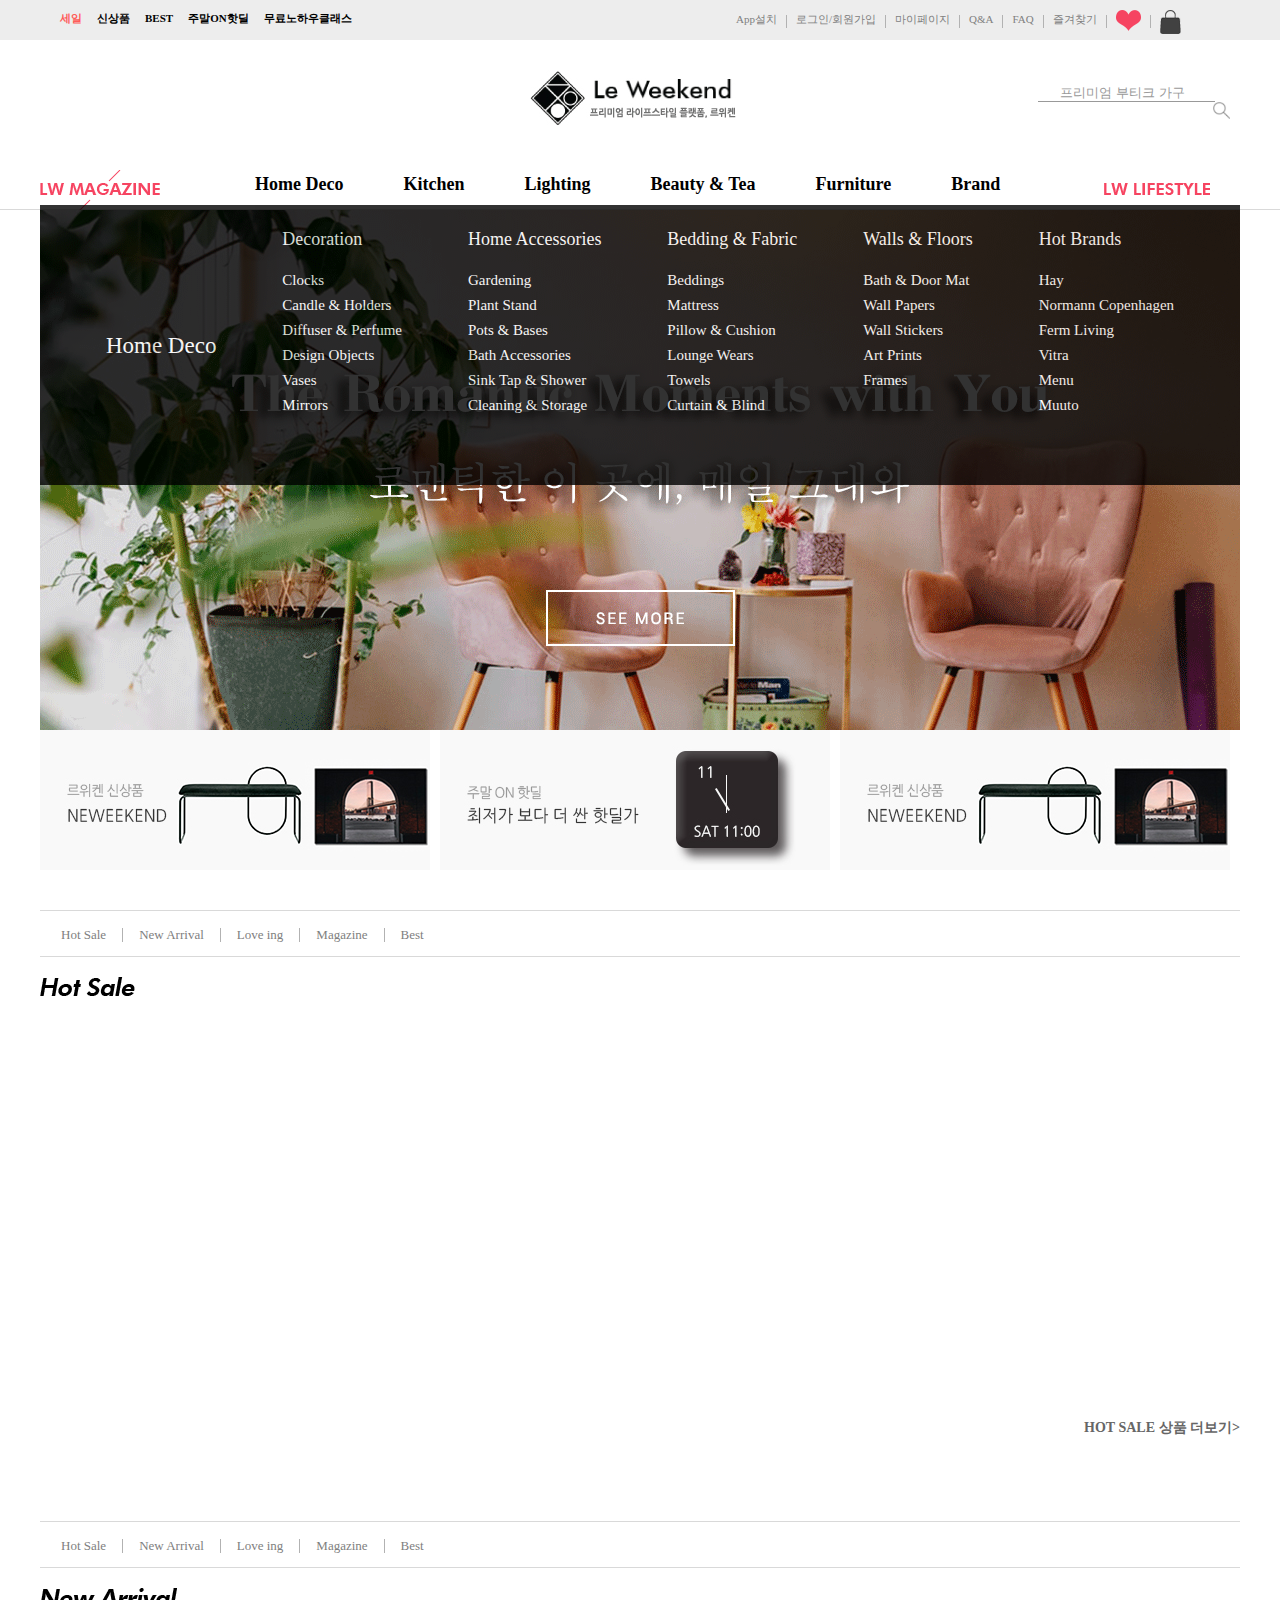
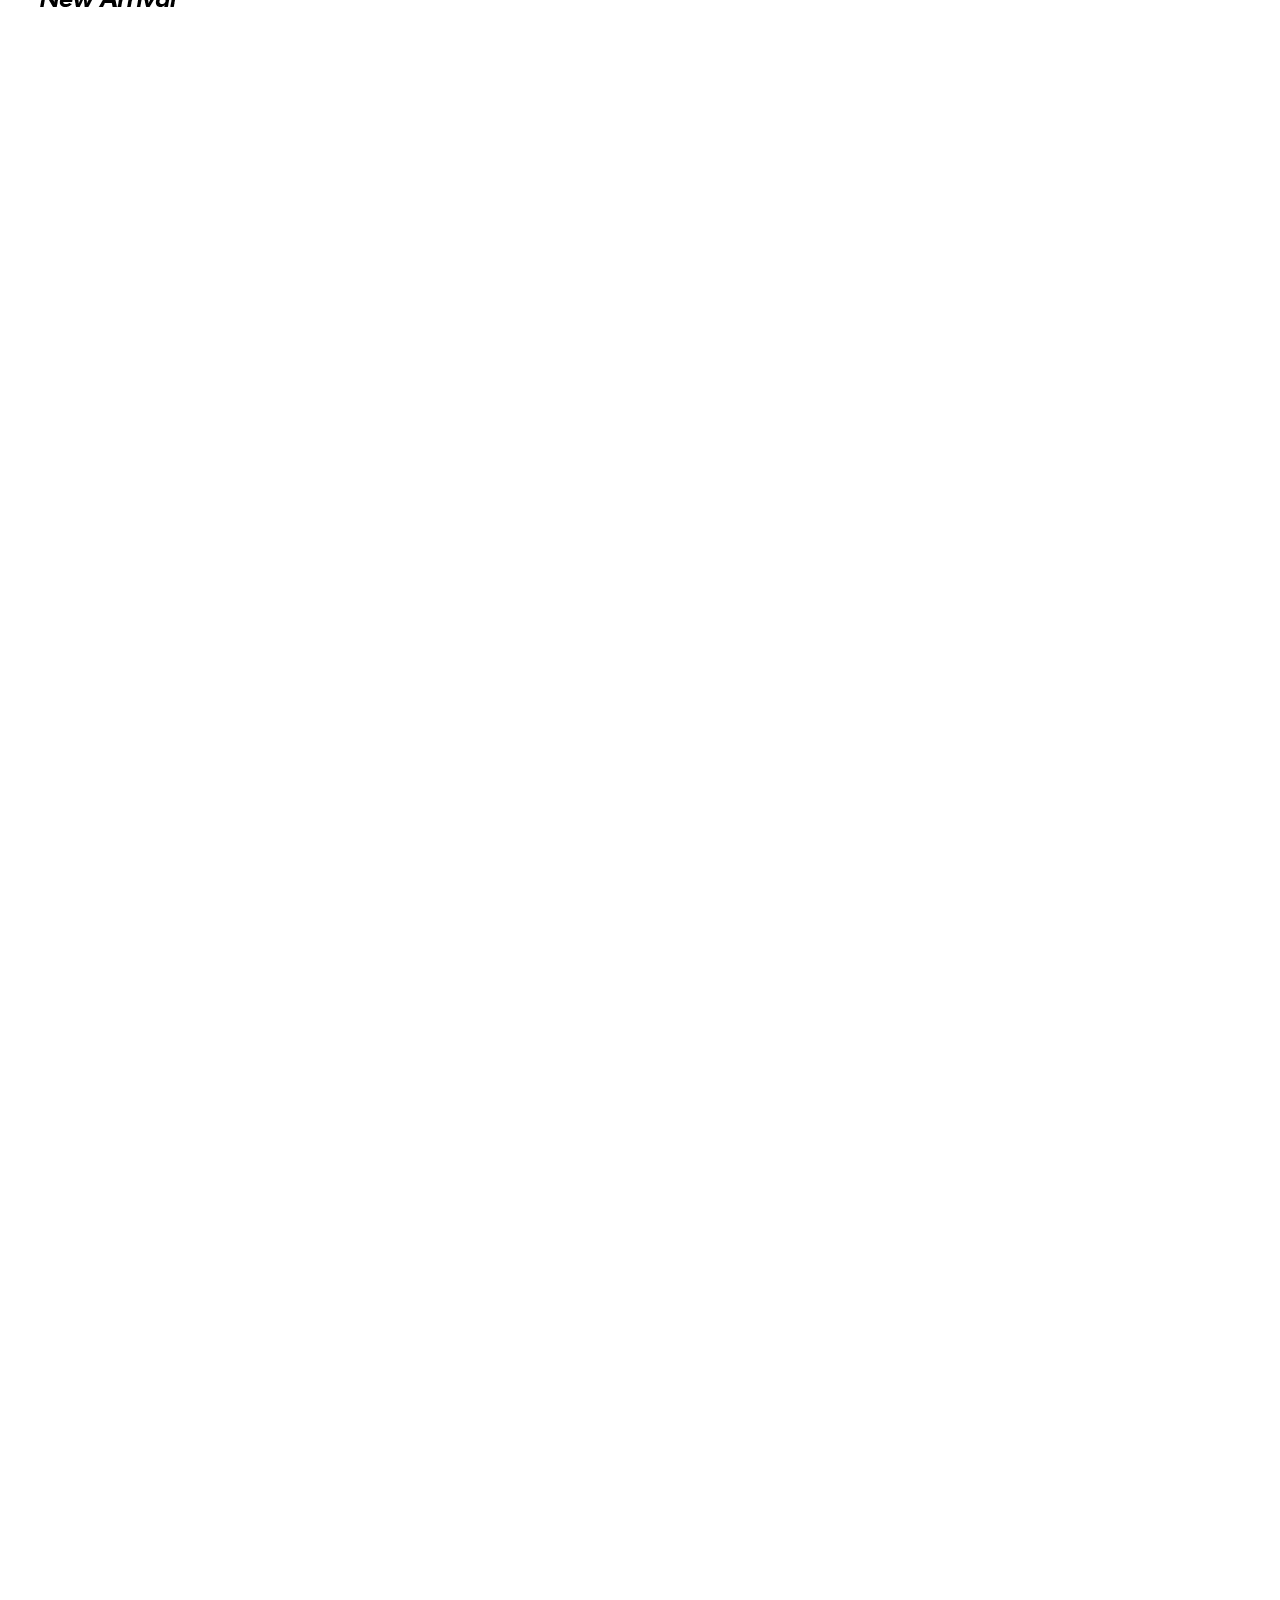
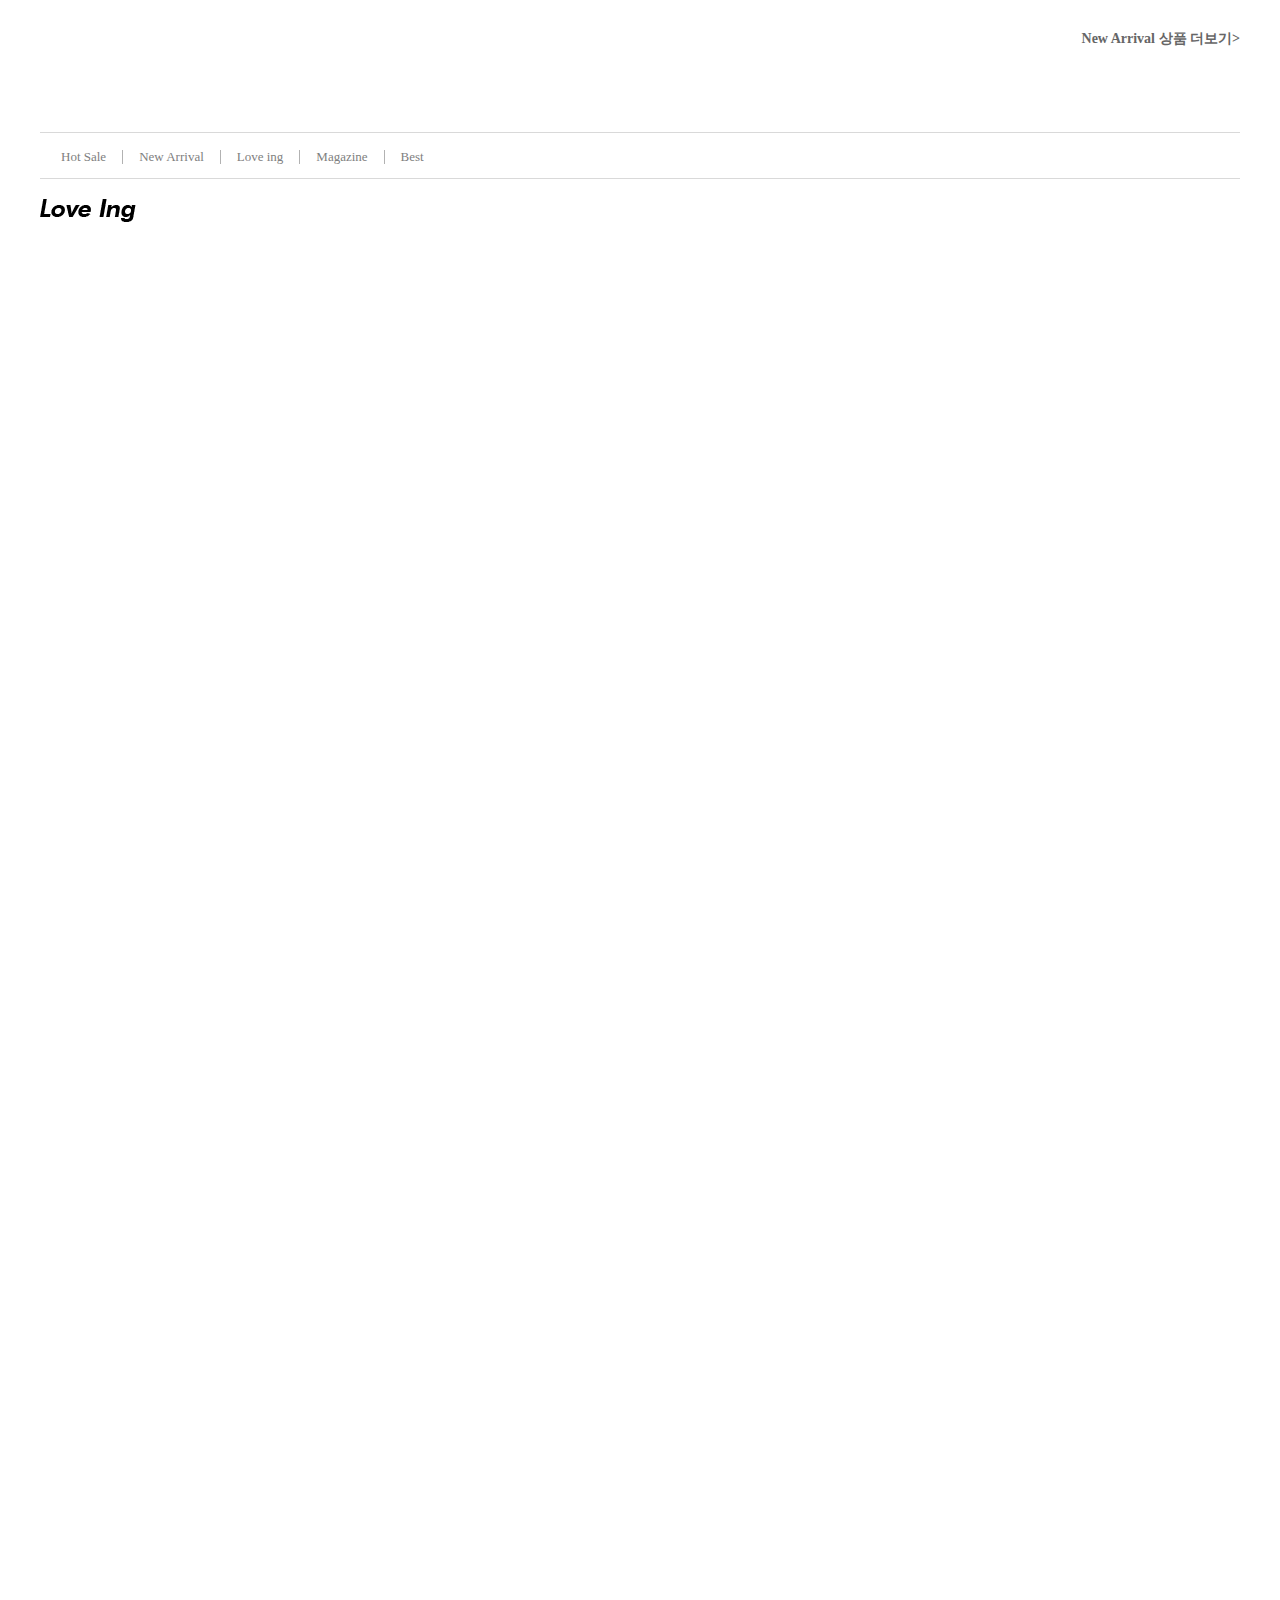
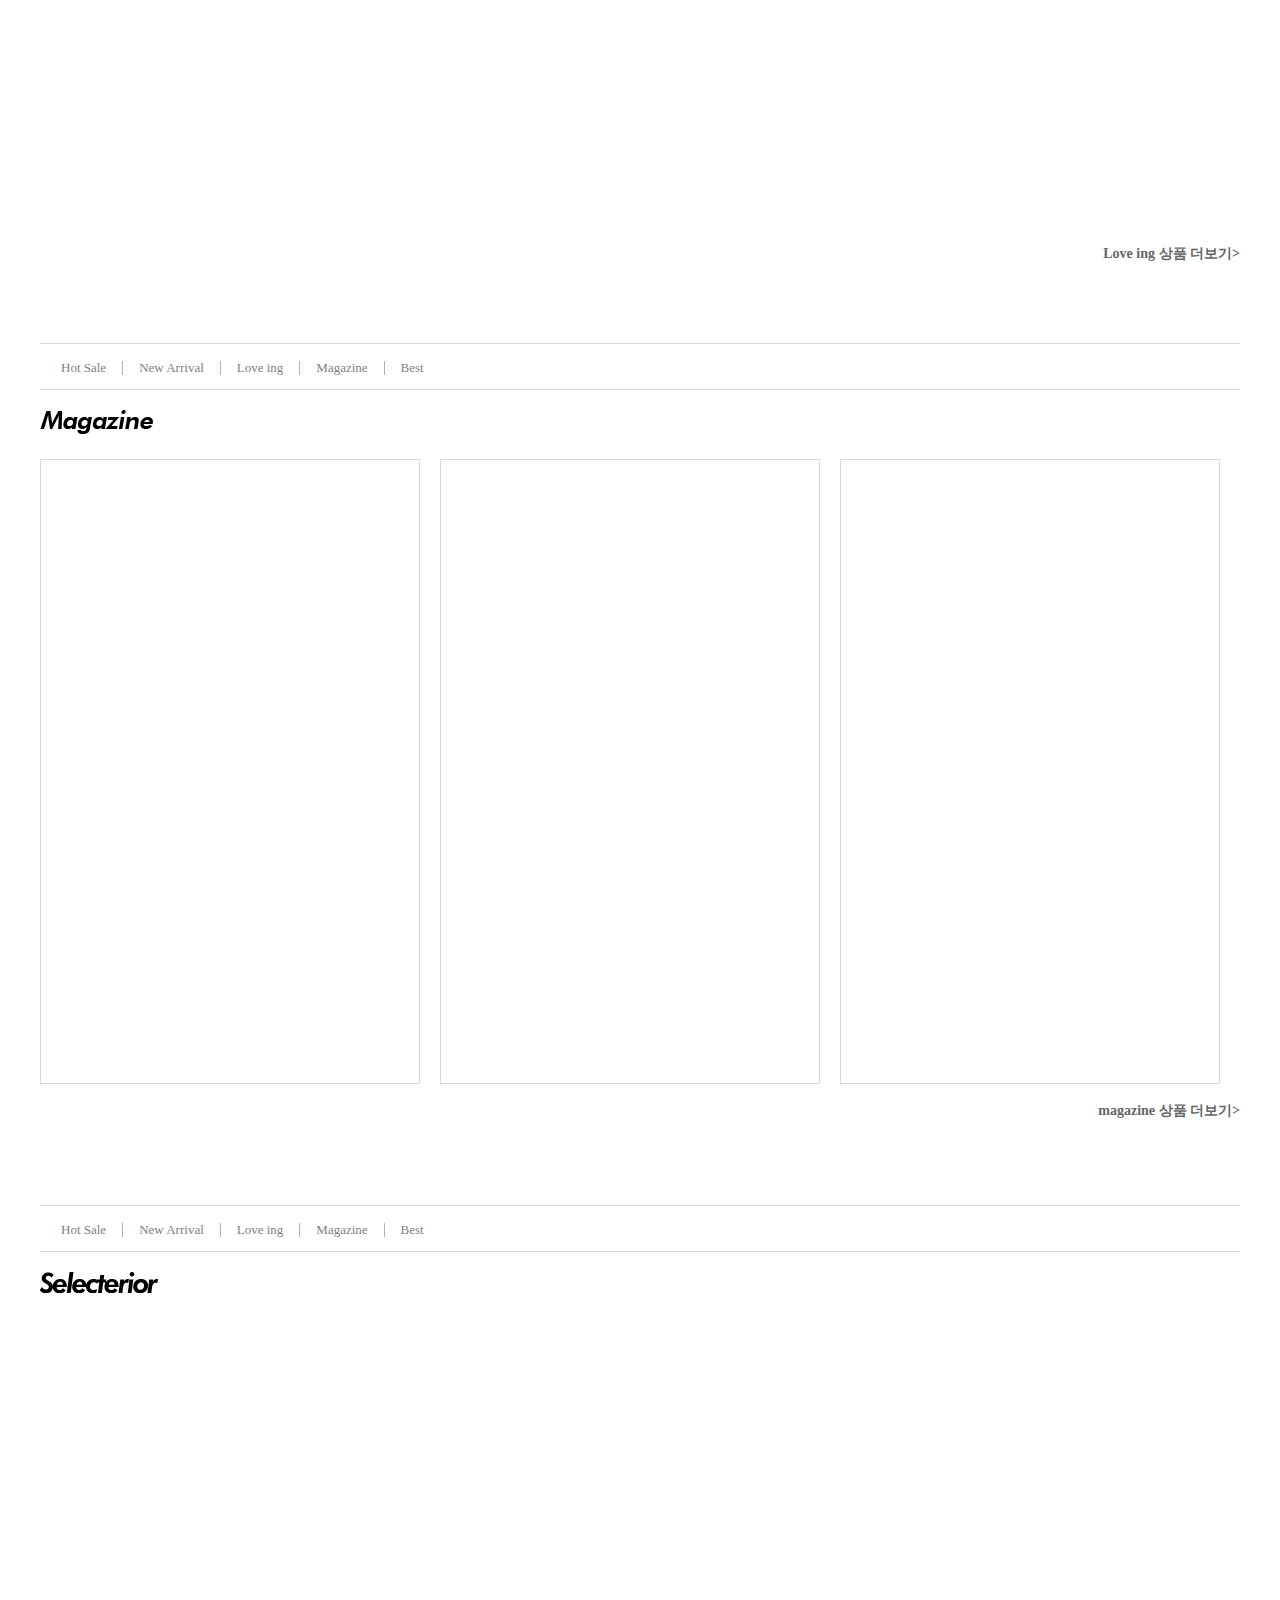
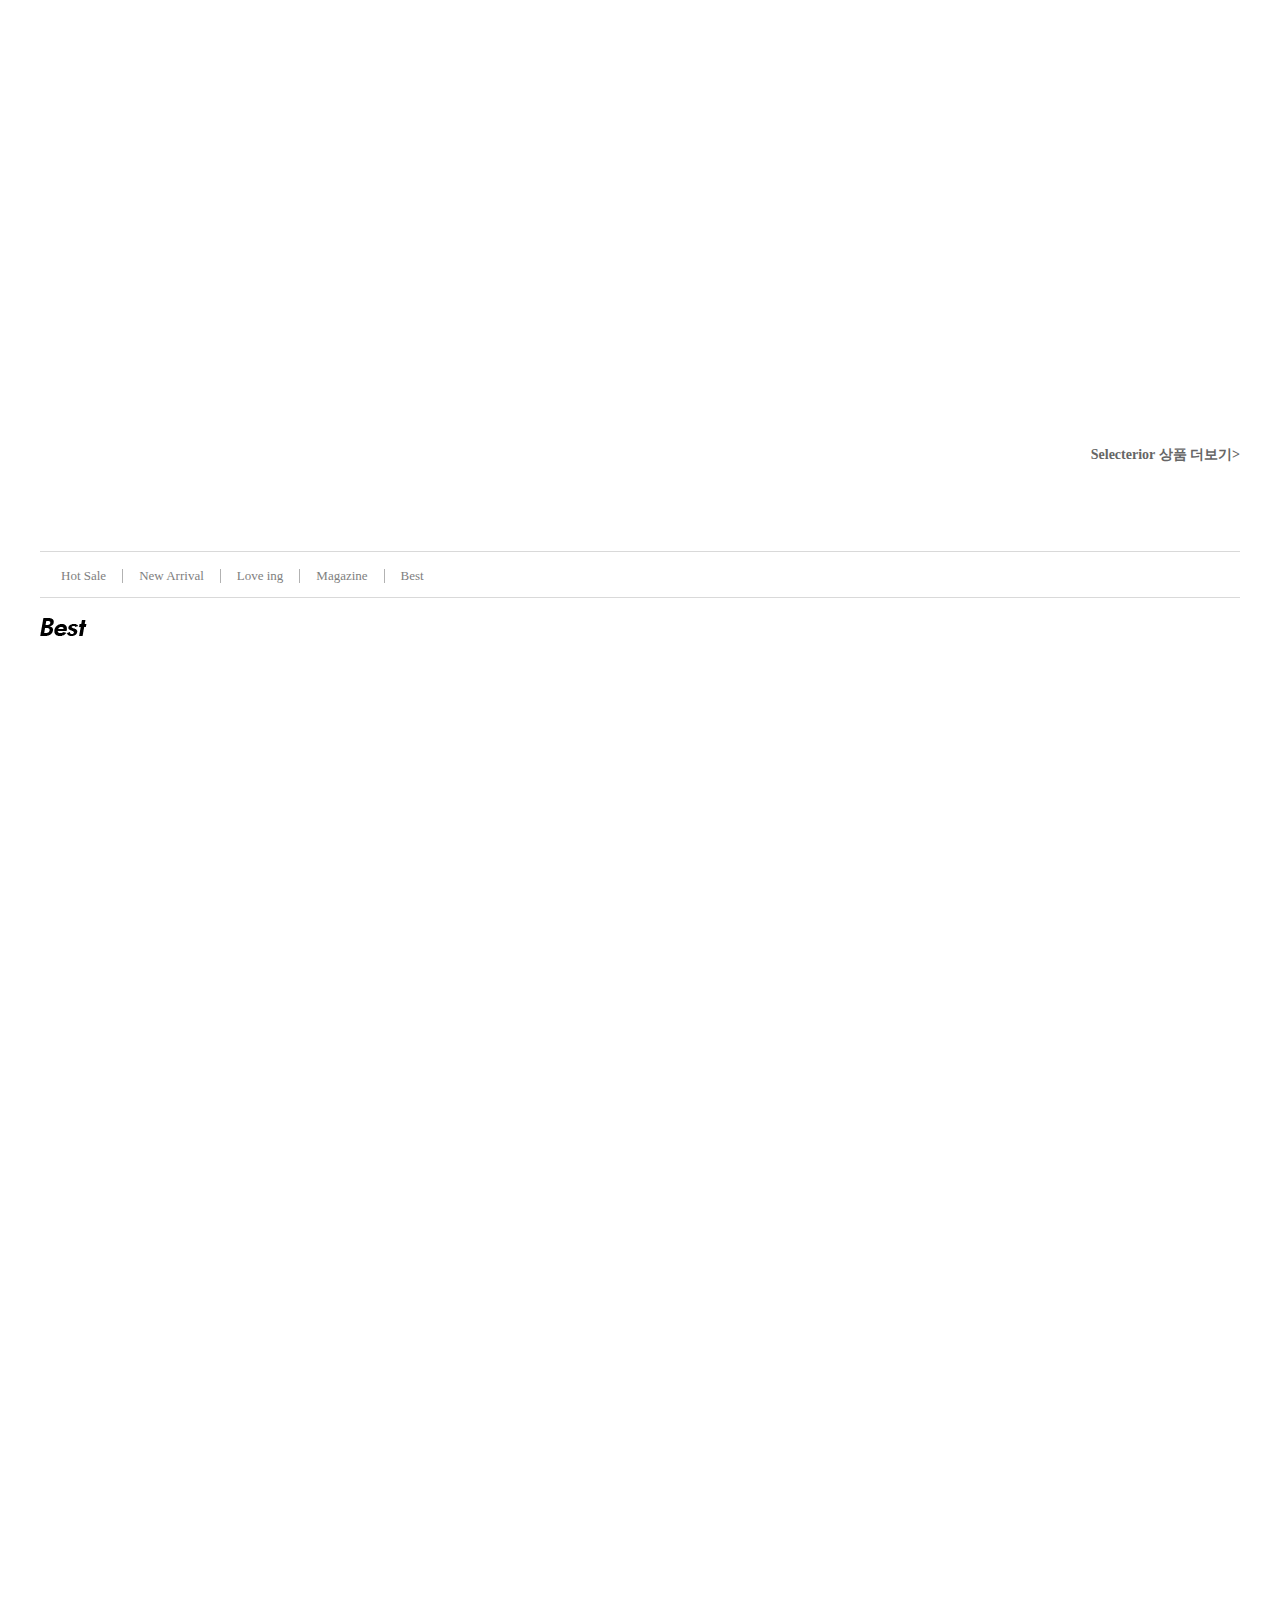
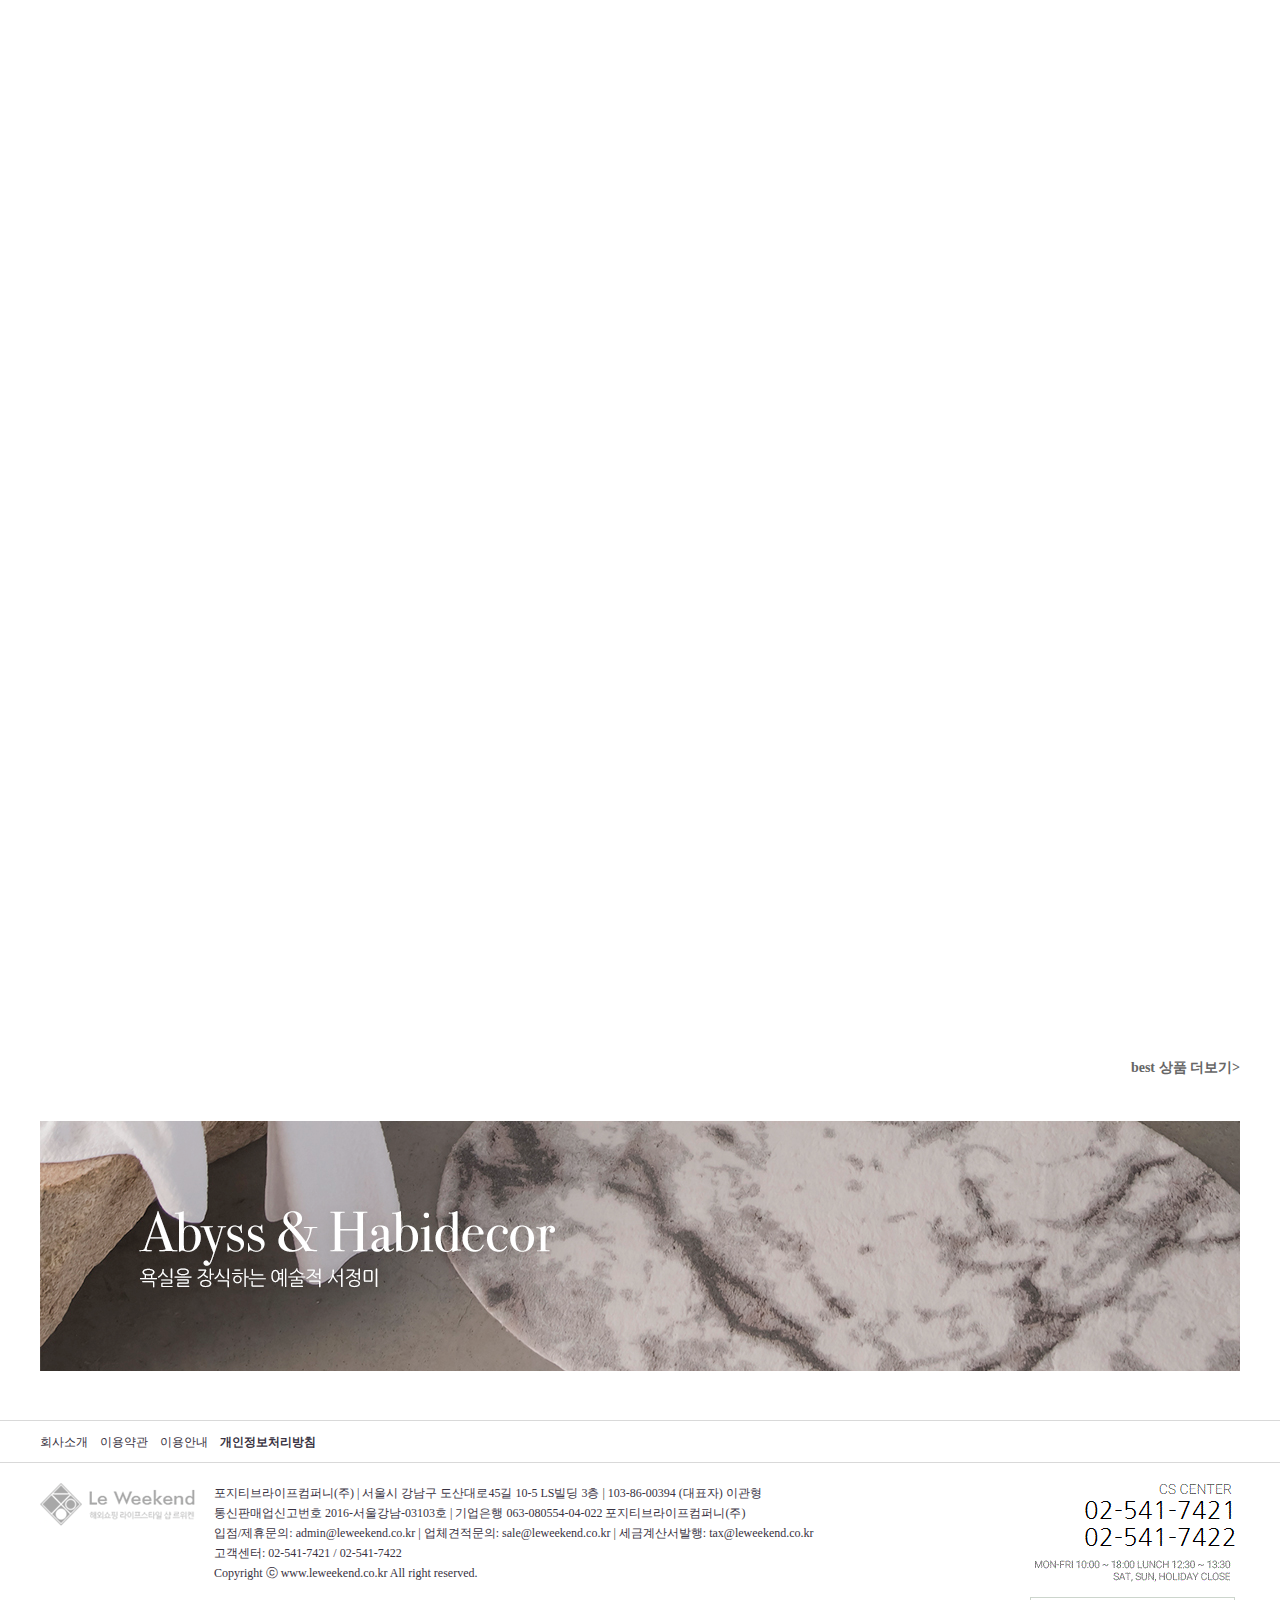
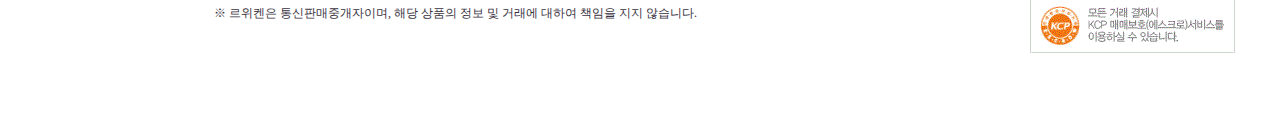
<file: LeWeekend/main.html>
<!DOCTYPE html>
<html lang='ko'>
<head>
	<meta charset="utf-8">
	<meta name="viewport" content="width=device-width, initial-scale=1">
	<title>르위켄</title>
	<link href="css/reset.css" rel="stylesheet">
	<link href="css/common.css" rel="stylesheet">
	<link href="css/main.css" rel="stylesheet">
	<link href="img/logo_m.png" rel="shortcut icon" type="image/x-icon">

	<script src="https://ajax.aspnetcdn.com/ajax/jQuery/jquery-3.6.0.min.js"></script>
	<!--JSON start-->
	<script src="js/productlist.js"></script>
	<script src="js/magazinelist.js"></script>
	<script src="js/seleclist.js"></script>
	<script src="js/main.js"></script>
	<!--JSON end-->

</head>
<body>

	<div id="headertop">
		<div id="headertop1">
			<div id="ht1">
				<ul id="ht2">
					<li><a href="#" style="color:#ff5c59">세일</a></li>
					<li><a href="#">신상품</a></li>
					<li><a href="#">BEST</a></li>
					<li><a href="#">주말ON핫딜</a></li>
					<li><a href="#">무료노하우클래스</a></li>
				</ul>

				<div id="htlogo">
					<div id="htlogo1"><img src="img/logo_m.png" alt="logo"></div>
					<div id="htlogo2"><img src="img/bar.png" alt="bar"></div>
					<div id="htlogo3"><img src="img/love.png" alt="love"></div>
					<div id="htlogo4"><img src="img/bar.png" alt="bar"></div>
					<div id="htlogo5"><img src="img/cart.png" alt="cart"></div>
				</div>

			</div> 
		</div>

		<div id="headertop2">
			<div id="ht3">
				<div id="ht4"><a href="#"><img src="img/gnb_magazine.png" alt="lwmagazine"></a></div>
			</div>
			<nav id="htnav">
				<ul>
					<li><a href="sub.html">Home Deco</a></li>
					<li><a href="sub.html">Kitchen</a></li>
					<li><a href="sub.html">Lighting</a></li>
					<li><a href="sub.html">Beauty & Tea</a></li>
					<li><a href="sub.html">Furniture</a></li>
					<li><a href="sub.html"> Brand</a></li>
				</ul>
			</nav>

			<div id="ht5">
				<div id="ht6"><a href="#"><img src="img/gnb_lifestyle.png" alt="lwlifestyle"></a></div>
			</div>
		</div>
	</div>

	<!--여기까지 headertop, 현재 display:none;-->

	
	<header>
		<div id="upperheader0">
			<div id="upperheader">
				<ul id="upperleftmenu">
					<li><a href="sub.html" target="_self" style="color:#ff5c59">세일</a></li>
					<li><a href="sub.html" target="_self">신상품</a></li>
					<li><a href="sub.html" target="_self">BEST</a></li>
					<li><a href="sub.html" target="_self">주말ON핫딜</a></li>
					<li><a href="sub.html" target="_self">무료노하우클래스</a></li>
				</ul>
				<ul id="upperrightmenu">
					<li><a href="#">App설치</a></li>	
					<li><div><img src="img/bar.png" alt="bar"></div></li>
					<li><a href="#">로그인/회원가입</a></li>
					<li><div><img src="img/bar.png" alt="bar"></div></li>
					<li><a href="#">마이페이지</a></li>
					<li><div><img src="img/bar.png" alt="bar"></div></li>
					<li><a href="#">Q&A</a></li>
					<li><div><img src="img/bar.png" alt="bar"></div></li>
					<li><a href="#">FAQ</a></li>
					<li><div><img src="img/bar.png" alt="bar"></div></li>
					<li><a href="#">즐겨찾기</a></li>
					<li><div><img src="img/bar.png" alt="bar"></div></li>
					<li><a href="#"><img src="img/love.png" alt="like"></a></li>
					<li><div><img src="img/bar.png" alt="bar"></div></li>
					<li><a href="#"><img src="img/cart.png" alt="shoppingcart"></a></li>
				</ul>
			</div>	
		</div>
		<div id="headerbox">

			<div id="logo"><a href="main.html" target="_self"><img src="img/logo_new.jpg" alt="logo"></a></div>


			<div id="searchbox">	
				<input type="text" value="      프리미엄 부티크 가구" style="color: #999999;">
				<div><img src="img/search.png" alt="search"></div>
			</div>



			<div id="menu101">
				<div id="menu102"><a href="sub.html" target="_self"><img src="img/gnb_magazine.png" alt="lwmagazine"></a></div>
			</div>

			<nav id="nav000">
				<ul>
					<li><a href="sub.html" target="_self">Home Deco</a></li>
					<li><a href="sub.html" target="_self">Kitchen</a></li>
					<li><a href="sub.html" target="_self">Lighting</a></li>
					<li><a href="sub.html" target="_self">Beauty & Tea</a></li>
					<li><a href="sub.html" target="_self">Furniture</a></li>
					<li><a href="sub.html" target="_self">Brand</a></li>
				</ul>
			</nav>

			<div id="menulight101">
				<div id="menulight102"><a href="sub.html" target="_self"><img src="img/gnb_lifestyle.png" alt="lwlifestyle"></a></div>
			</div>

			<div id="menutoggle">
				<div class="menutoggle2">
					<h3>Home Deco</h3>
				</div>
				<div class="menutoggle1">
					<h4>Decoration</h4>
					<a href="sub.html"><p class="fontstyle-menu">Clocks</p></a>
					<a href="sub.html"><p class="fontstyle-menu">Candle & Holders</p></a>
					<a href="sub.html"><p class="fontstyle-menu">Diffuser & Perfume</p></a>
					<a href="sub.html"><p class="fontstyle-menu">Design Objects</p></a>
					<a href="sub.html"><p class="fontstyle-menu">Vases</p></a>
					<a href="sub.html"><p class="fontstyle-menu">Mirrors</p></a>
				</div>

				<div class="menutoggle1">
					<h4>Home Accessories</h4>
					<a href="sub.html"><p class="fontstyle-menu">Gardening</p></a>
					<a href="sub.html"><p class="fontstyle-menu">Plant Stand</p></a>
					<a href="sub.html"><p class="fontstyle-menu">Pots & Bases</p></a>
					<a href="sub.html"><p class="fontstyle-menu">Bath Accessories</p></a>
					<a href="sub.html"><p class="fontstyle-menu">Sink Tap & Shower</p></a>
					<a href="sub.html"><p class="fontstyle-menu">Cleaning & Storage</p></a>
				</div>

				<div class="menutoggle1">
					<h4>Bedding & Fabric
					</h4>
					<a href="sub.html"><p class="fontstyle-menu">Beddings</p></a>
					<a href="sub.html"><p class="fontstyle-menu">Mattress</p></a>
					<a href="sub.html"><p class="fontstyle-menu">Pillow & Cushion</p></a>
					<a href="sub.html"><p class="fontstyle-menu">Lounge Wears</p></a>
					<a href="sub.html"><p class="fontstyle-menu">Towels</p></a>
					<a href="sub.html"><p class="fontstyle-menu">Curtain & Blind</p></a>
				</div>

				<div class="menutoggle1">
					<h4>Walls & Floors</h4>
					<a href="sub.html"><p class="fontstyle-menu">Bath & Door Mat</p></a>
					<a href="sub.html"><p class="fontstyle-menu">Wall Papers</p></a>
					<a href="sub.html"><p class="fontstyle-menu">Wall Stickers</p></a>
					<a href="sub.html"><p class="fontstyle-menu">Art Prints</p></a>
					<a href="sub.html"><p class="fontstyle-menu">Frames</p></a>
				</div>

				<div class="menutoggle1">
					<h4>Hot Brands</h4>
					<a href="sub.html"><p class="fontstyle-menu">Hay</p></a>
					<a href="sub.html"><p class="fontstyle-menu">Normann Copenhagen</p></a>
					<a href="sub.html"><p class="fontstyle-menu">Ferm Living</p></a>
					<a href="sub.html"><p class="fontstyle-menu">Vitra</p></a>
					<a href="sub.html"><p class="fontstyle-menu">Menu</p></a>
					<a href="sub.html"><p class="fontstyle-menu">Muuto</p></a>
				</div>
			</div>
			
		</div>
	</header>


	<div id="sliderwrap">
		<ul class="slider">
			<li><img src="img/slider/Copy-0.gif" alt="slider"></li>
			<li><img src="img/slider/Copy-0(2).gif" alt="slider"></li>
			<li><img src="img/slider/Copy-0(3).gif" alt="slider"></li>
			<li><img src="img/slider/Copy-0(5).gif" alt="slider"></li>
		</ul>>
	</div>


	<div id="slider2">
		<div><a href="sub.html" target="_self"><img src="img/subbanner/sub_banner9.jpg" alt="subbanner1"></a></div>
		<div><a href="sub.html" target="_self"><img src="img/subbanner/sub_banner_주말on.jpg" alt="subbanner2"></a></div>
		<div><a href="sub.html" target="_self"><img src="img/subbanner/sub_banner9.jpg" alt="subbanner3"></a></div>
	</div>

	<div id="section">
		<article id="hotsale">
			<div class="middlenav">
				<ul>
					<li><a href="#hotsale">Hot Sale</a></li>
					<li><div><img src="img/bar.png" alt="bar"></div></li>
					<li ><a href="#newarrival">New Arrival</a></li>
					<li><div><img src="img/bar.png" alt="bar"></div></li>
					<li><a href="#loveing">Love ing</a></li>
					<li><div><img src="img/bar.png" alt="bar"></div></li>
					<li><a href="#magazine">Magazine</a></li>
					<li><div><img src="img/bar.png" alt="bar"></div></li>
					<li><a href="#best">Best</a></li>
				</ul>
			</div>

			<h2><img src="img/hotsale/tit_hotsale.png" alt="hotsale"></h2>

			<div class="product">
			</div>

			<div class="product">
			</div>

			<div class="product">
			</div>

			<div class="product">
			</div>

			<div class="morediv">
				<div class="more"><a href="#">HOT SALE 상품 더보기></a></div>
			</div>
		</article>

		<article id="newarrival">
			<div class="middlenav">
				<ul>
					<li><a href="#hotsale">Hot Sale</a></li>
					<li><div><img src="img/bar.png" alt="bar"></div></li>
					<li ><a href="#newarrival">New Arrival</a></li>
					<li><div><img src="img/bar.png" alt="bar"></div></li>
					<li><a href="#loveing">Love ing</a></li>
					<li><div><img src="img/bar.png" alt="bar"></div></li>
					<li><a href="#magazine">Magazine</a></li>
					<li><div><img src="img/bar.png" alt="bar"></div></li>
					<li><a href="#best">Best</a></li>
				</ul>
			</div>
			<h2><img src="img/newarrival/tit_newarrival.png" alt="newarrival"></h2>

			<div class="product">
			</div>

			<div class="product">
			</div>

			<div class="product">
			</div>

			<div class="product">
			</div>

			<div class="product">
			</div>

			<div class="product">
			</div>

			<div class="product">
			</div>

			<div class="product">
			</div>

			<div class="product">
			</div>

			<div class="product">
			</div>

			<div class="product">
			</div>

			<div class="product">
			</div>

			<div class="product">
			</div>

			<div class="product">
			</div>

			<div class="product">
			</div>

			<div class="product">
			</div>

			<div class="morediv"><div class="more"><a href="#">New Arrival 상품 더보기></a></div></div>

		</article>

		<article id="loveing">
			<div class="middlenav">
				<ul>
					<li><a href="#hotsale">Hot Sale</a></li>
					<li><div><img src="img/bar.png" alt="bar"></div></li>
					<li ><a href="#newarrival">New Arrival</a></li>
					<li><div><img src="img/bar.png" alt="bar"></div></li>
					<li><a href="#loveing">Love ing</a></li>
					<li><div><img src="img/bar.png" alt="bar"></div></li>
					<li><a href="#magazine">Magazine</a></li>
					<li><div><img src="img/bar.png" alt="bar"></div></li>
					<li><a href="#best">Best</a></li>
				</ul>
			</div>

			<h2><img src="img/loving/tit_loveing.png" alt="loveing"></h2>

			<div class="product">
			</div>

			<div class="product">
			</div>

			<div class="product">
			</div>

			<div class="product">
			</div>

			<div class="product">
			</div>

			<div class="product">
			</div>

			<div class="product">
			</div>

			<div class="product">
			</div>

			<div class="product">
			</div>


			<div class="product">
			</div>

			<div class="product">
			</div>

			<div class="product">
			</div>

			<div class="product">
			</div>

			<div class="product">
			</div>

			<div class="product">
			</div>

			<div class="product">
			</div>
			
			<div class="morediv"><div class="more"><a href="#">Love ing 상품 더보기></a></div></div>
		</article>

		<article id="magazine">
			<div class="middlenav">
				<ul>
					<li><a href="#hotsale">Hot Sale</a></li>
					<li><div><img src="img/bar.png" alt="bar"></div></li>
					<li ><a href="#newarrival">New Arrival</a></li>
					<li><div><img src="img/bar.png" alt="bar"></div></li>
					<li><a href="#loveing">Love ing</a></li>
					<li><div><img src="img/bar.png" alt="bar"></div></li>
					<li><a href="#magazine">Magazine</a></li>
					<li><div><img src="img/bar.png" alt="bar"></div></li>
					<li><a href="#best">Best</a></li>
				</ul>
			</div>
			<h2><img src="img/magazine/tit_magazine.png" alt="magazine"></h2>

			<div class="magaproduct">
			</div>

			<div class="magaproduct">
			</div>

			<div class="magaproduct">
			</div>

			<div class="morediv"><div class="more"><a href="#">magazine 상품 더보기></a></div></div>
		</article>

		<article id="selecterior">
			<div class="middlenav">
				<ul>
					<li><a href="#hotsale">Hot Sale</a></li>
					<li><div><img src="img/bar.png" alt="bar"></div></li>
					<li ><a href="#newarrival">New Arrival</a></li>
					<li><div><img src="img/bar.png" alt="bar"></div></li>
					<li><a href="#loveing">Love ing</a></li>
					<li><div><img src="img/bar.png" alt="bar"></div></li>
					<li><a href="#magazine">Magazine</a></li>
					<li><div><img src="img/bar.png" alt="bar"></div></li>
					<li><a href="#best">Best</a></li>
				</ul>
			</div>
			<h2><img src="img/selector/selecterior.png" alt="selecterior"></h2>

			<div class="selecproduct">
			</div>

			<div class="selecproduct">
			</div>

			<div class="selecproduct">
			</div>

			<div class="morediv"><div class="more"><a href="#">Selecterior 상품 더보기></a></div></div>
		</article>

		<article id="best">
			<div class="middlenav">
				<ul>
					<li><a href="#hotsale">Hot Sale</a></li>
					<li><div><img src="img/bar.png" alt="bar"></div></li>
					<li ><a href="#newarrival">New Arrival</a></li>
					<li><div><img src="img/bar.png" alt="bar"></div></li>
					<li><a href="#loveing">Love ing</a></li>
					<li><div><img src="img/bar.png" alt="bar"></div></li>
					<li><a href="#magazine">Magazine</a></li>
					<li><div><img src="img/bar.png" alt="bar"></div></li>
					<li><a href="#best">Best</a></li>
				</ul>
			</div>
			<h2><img src="img/best/tit_best.png" alt="selecterior"></h2>
			<div class="product">
			</div>

			<div class="product">
			</div>

			<div class="product">
			</div>

			<div class="product">
			</div>

			<div class="product">
			</div>

			<div class="product">
			</div>

			<div class="product">
			</div>

			<div class="product">
			</div>

			<div class="product">
			</div>

			<div class="product">
			</div>

			<div class="product">
			</div>

			<div class="product">
			</div>

			<div class="product">
			</div>

			<div class="product">
			</div>

			<div class="product">
			</div>

			<div class="product">
			</div>

			<div class="product">
			</div>

			<div class="product">
			</div>

			<div class="product">
			</div>

			<div class="product">
			</div>

			<div class="morediv"><div class="more"><a href="#">best 상품 더보기></a></div></div>
		</article>

		<article><div><a href="#"><img src="img/ad_bottom.jpg" alt="ad_bottom"></a></div></article>
	</div>

	<footer>
		<div id="footer01">
			<div id="footer1">
				<span><a href="#">회사소개</a></span>
				<span><a href="#">이용약관</a></span>
				<span><a href="#">이용안내</a></span>
				<span><a href="#" id="footernav">개인정보처리방침</a></span>
			</div>
		</div>
		<div id="footer02">
			<div id="footer2">	
				<img src="img/footer_logo.gif" alt="footerimg1">
				<p>  포지티브라이프컴퍼니(주)  | 서울시 강남구 도산대로45길 10-5 LS빌딩 3층 | 103-86-00394 (대표자) 이관형<br>
					통신판매업신고번호 2016-서울강남-03103호  | 기업은행 063-080554-04-022 포지티브라이프컴퍼니(주)<br>				입점/제휴문의: <a href="#">admin@leweekend.co.kr</a> | 업체견적문의: <a href="#">sale@leweekend.co.kr</a> | 세금계산서발행: <a href="#">tax@leweekend.co.kr</a><br>
					고객센터: 02-541-7421 / 02-541-7422<br>
					Copyright ⓒ www.leweekend.co.kr All right reserved.<br><br>
					※ 르위켄은 통신판매중개자이며, 해당 상품의 정보 및 거래에 대하여 책임을 지지 않습니다.
				</p>
			</div>

			<div id="footer3">
				<img src="img/Copy-footer_cs2.gif" alt="footerimg2">
			</div>
		</div>
	</footer>

</body>
</html>
</file>
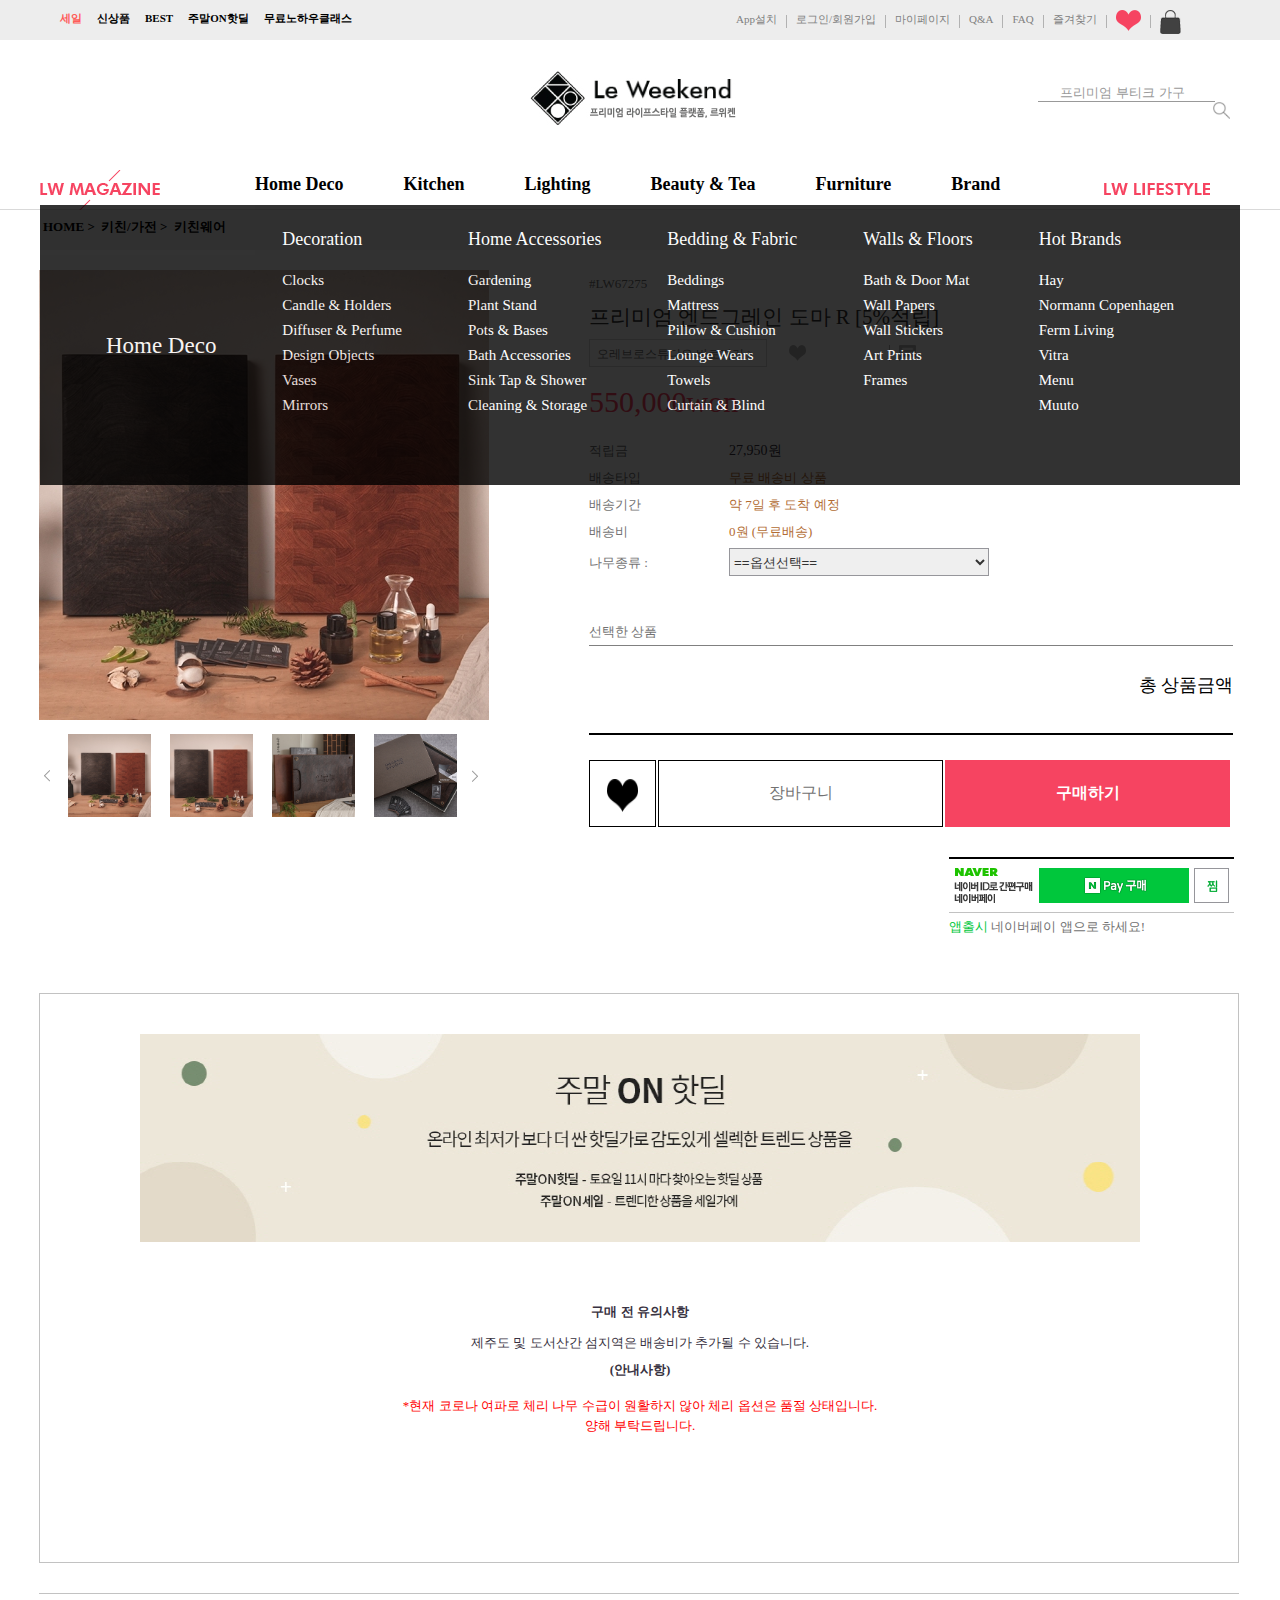
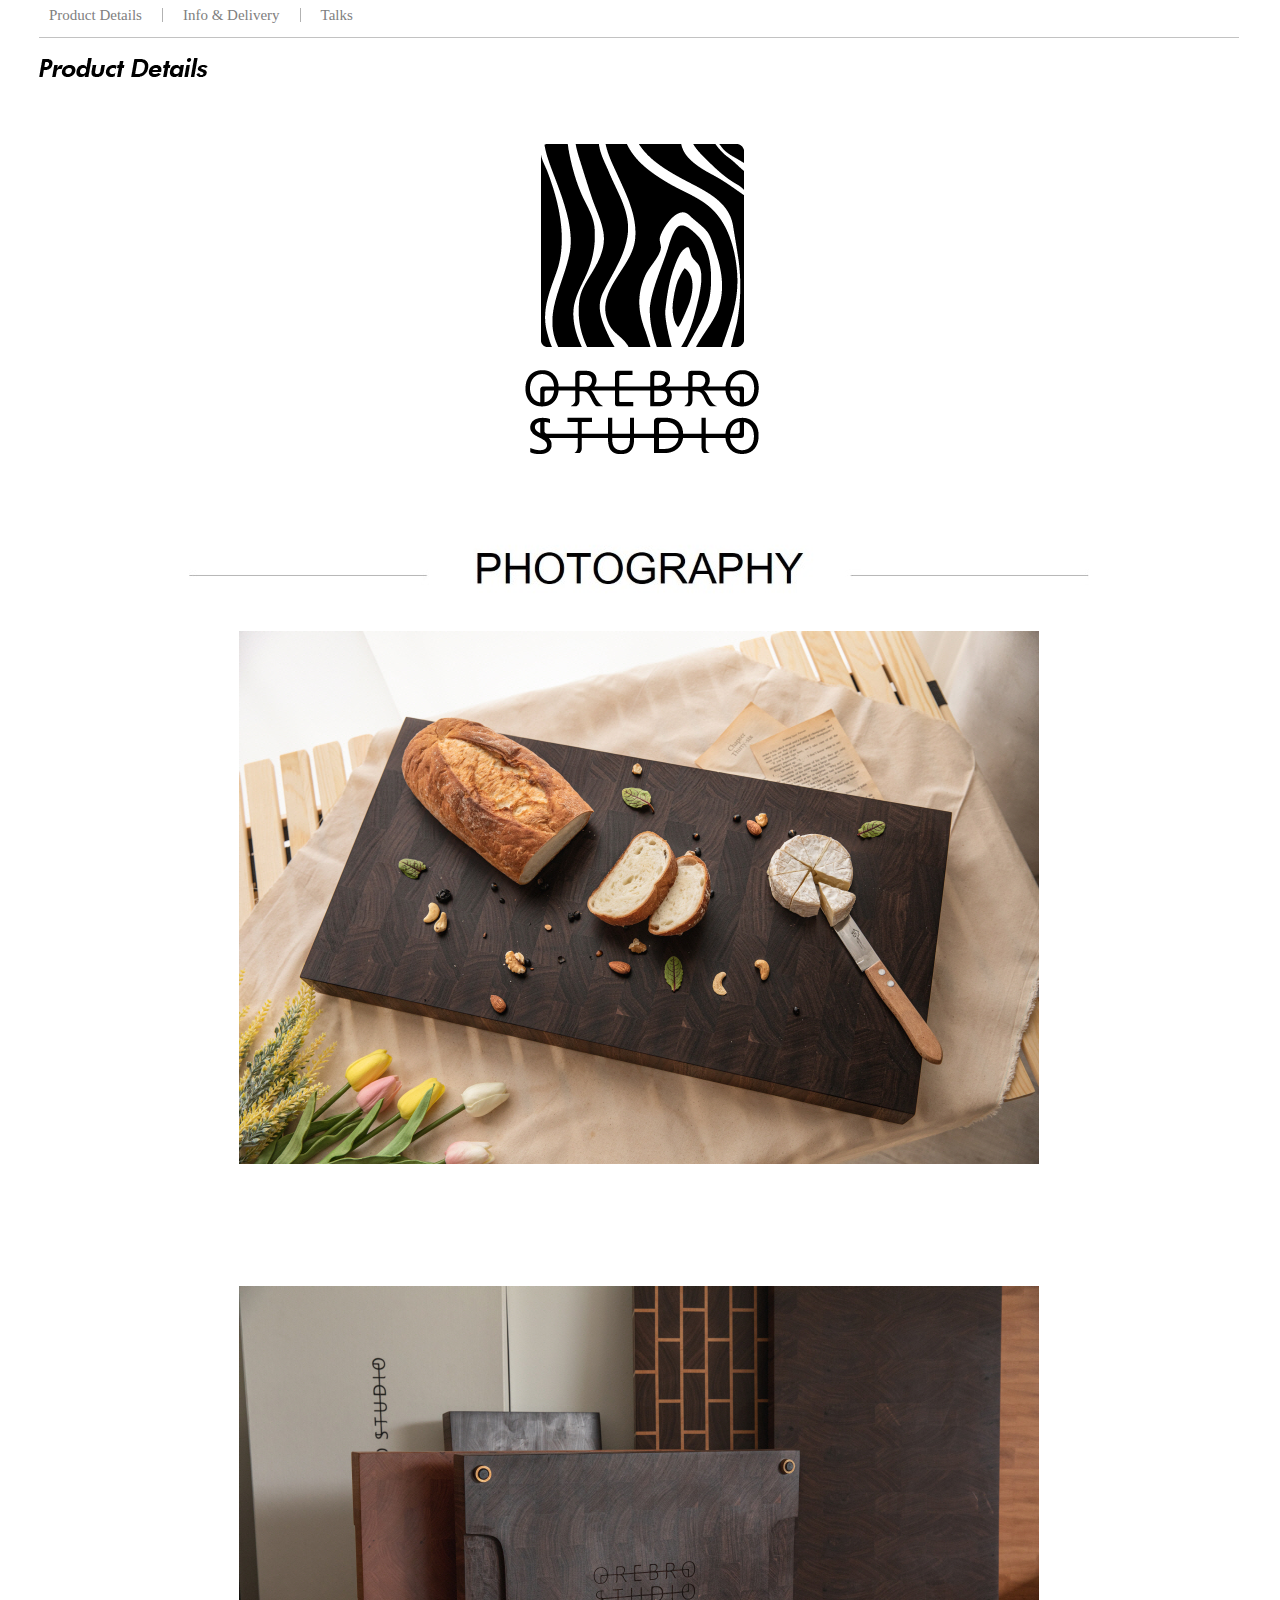
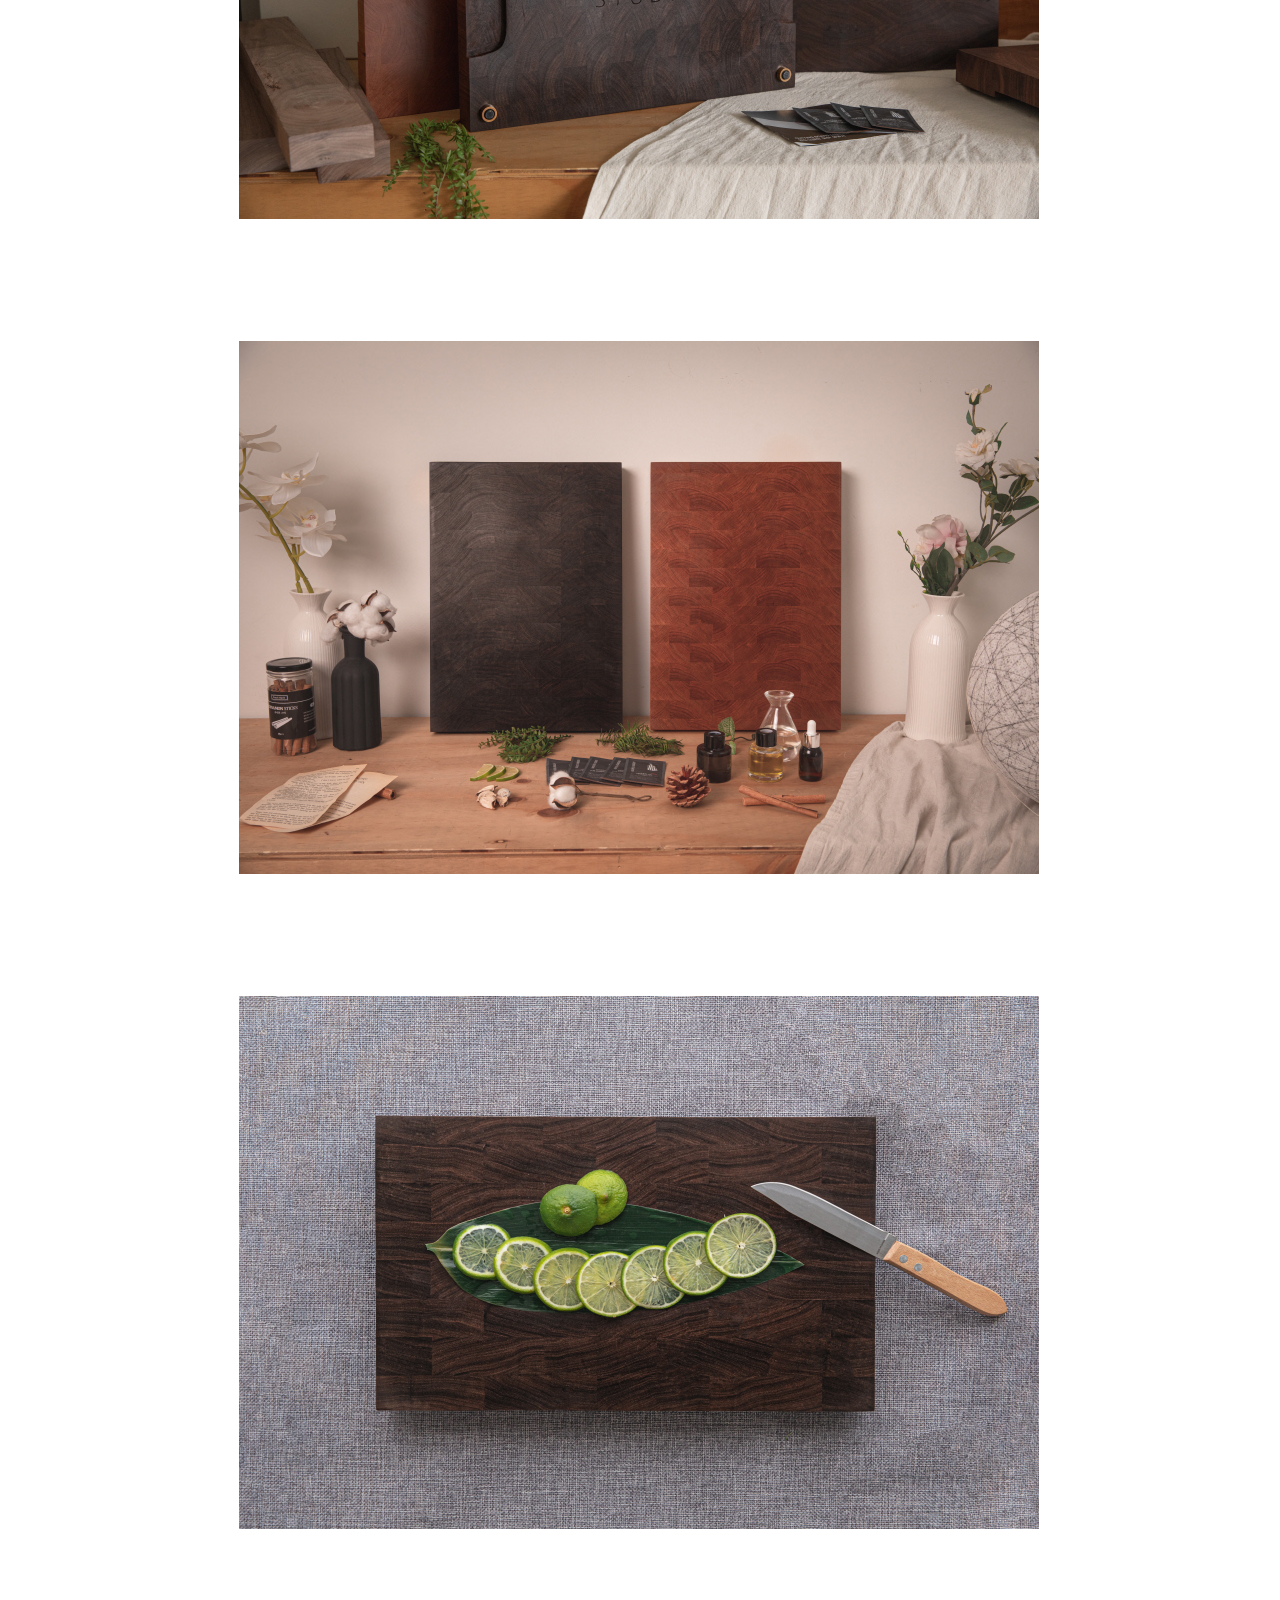
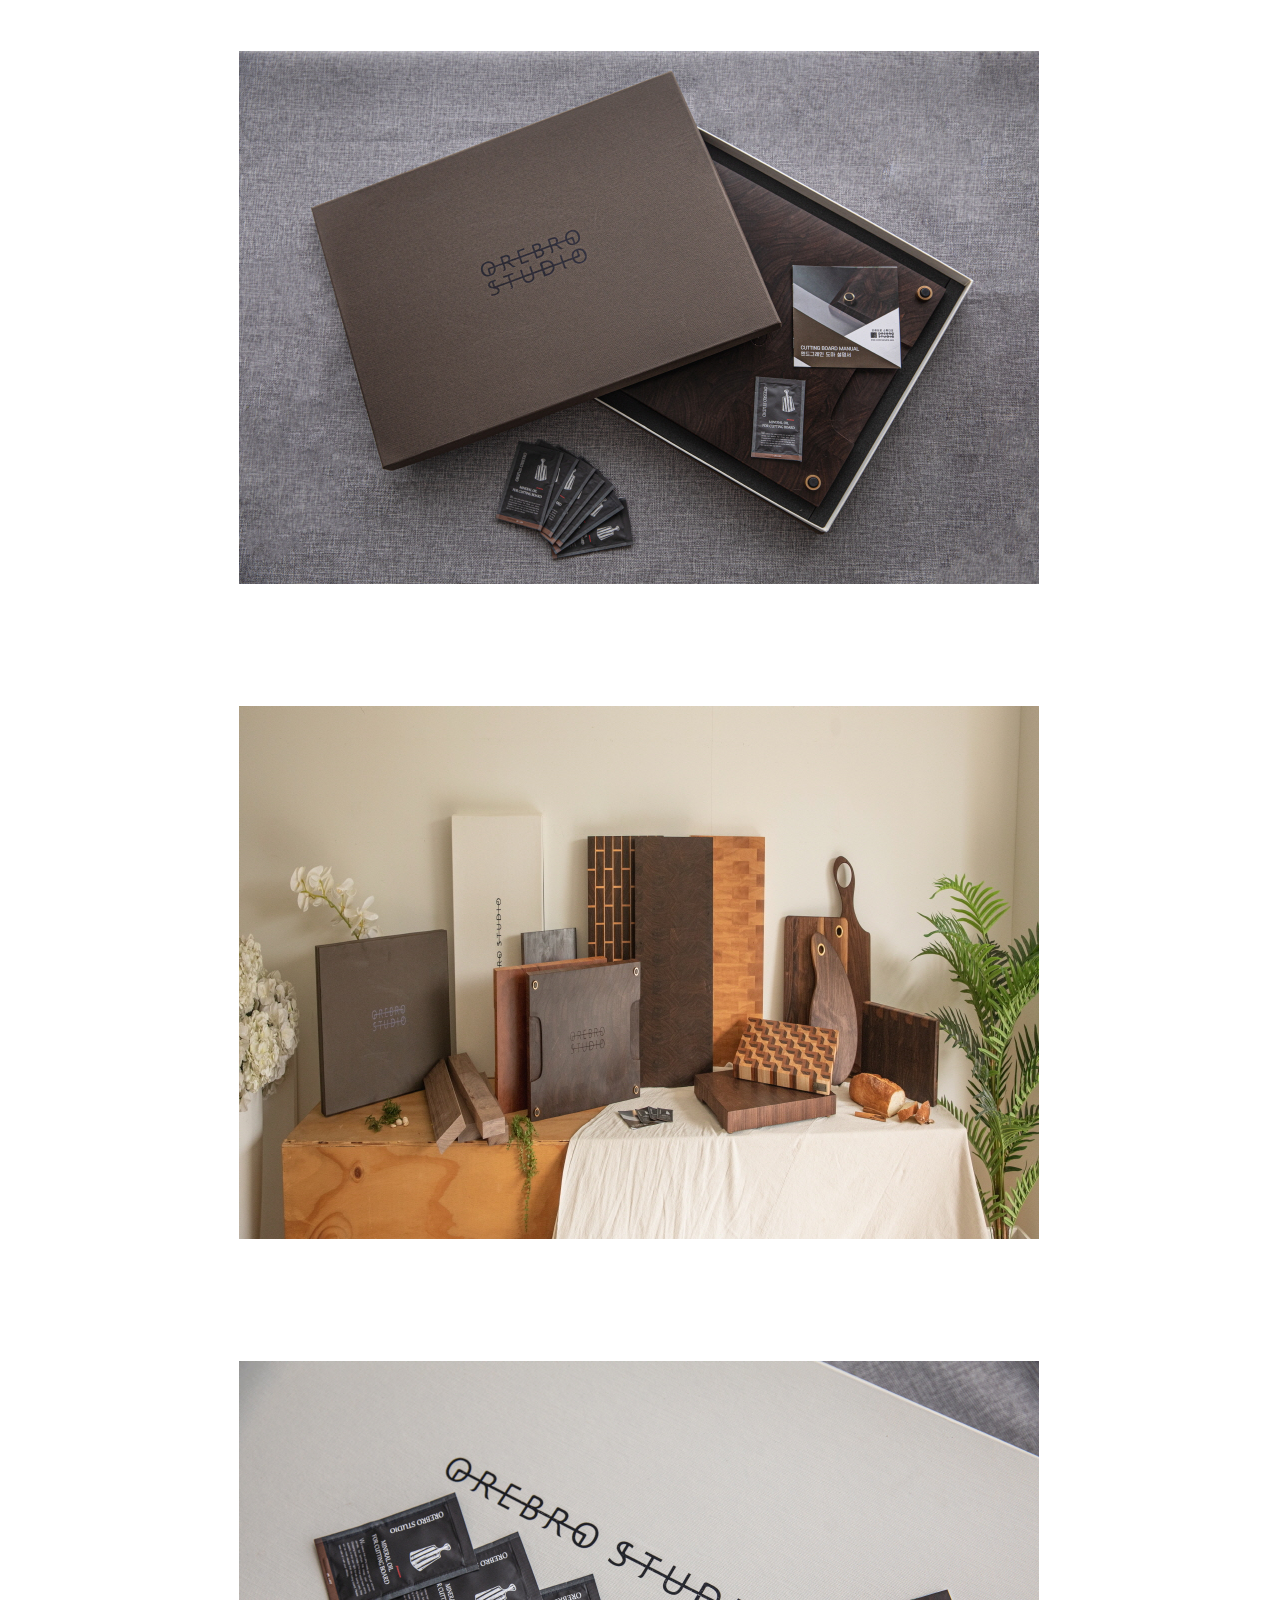
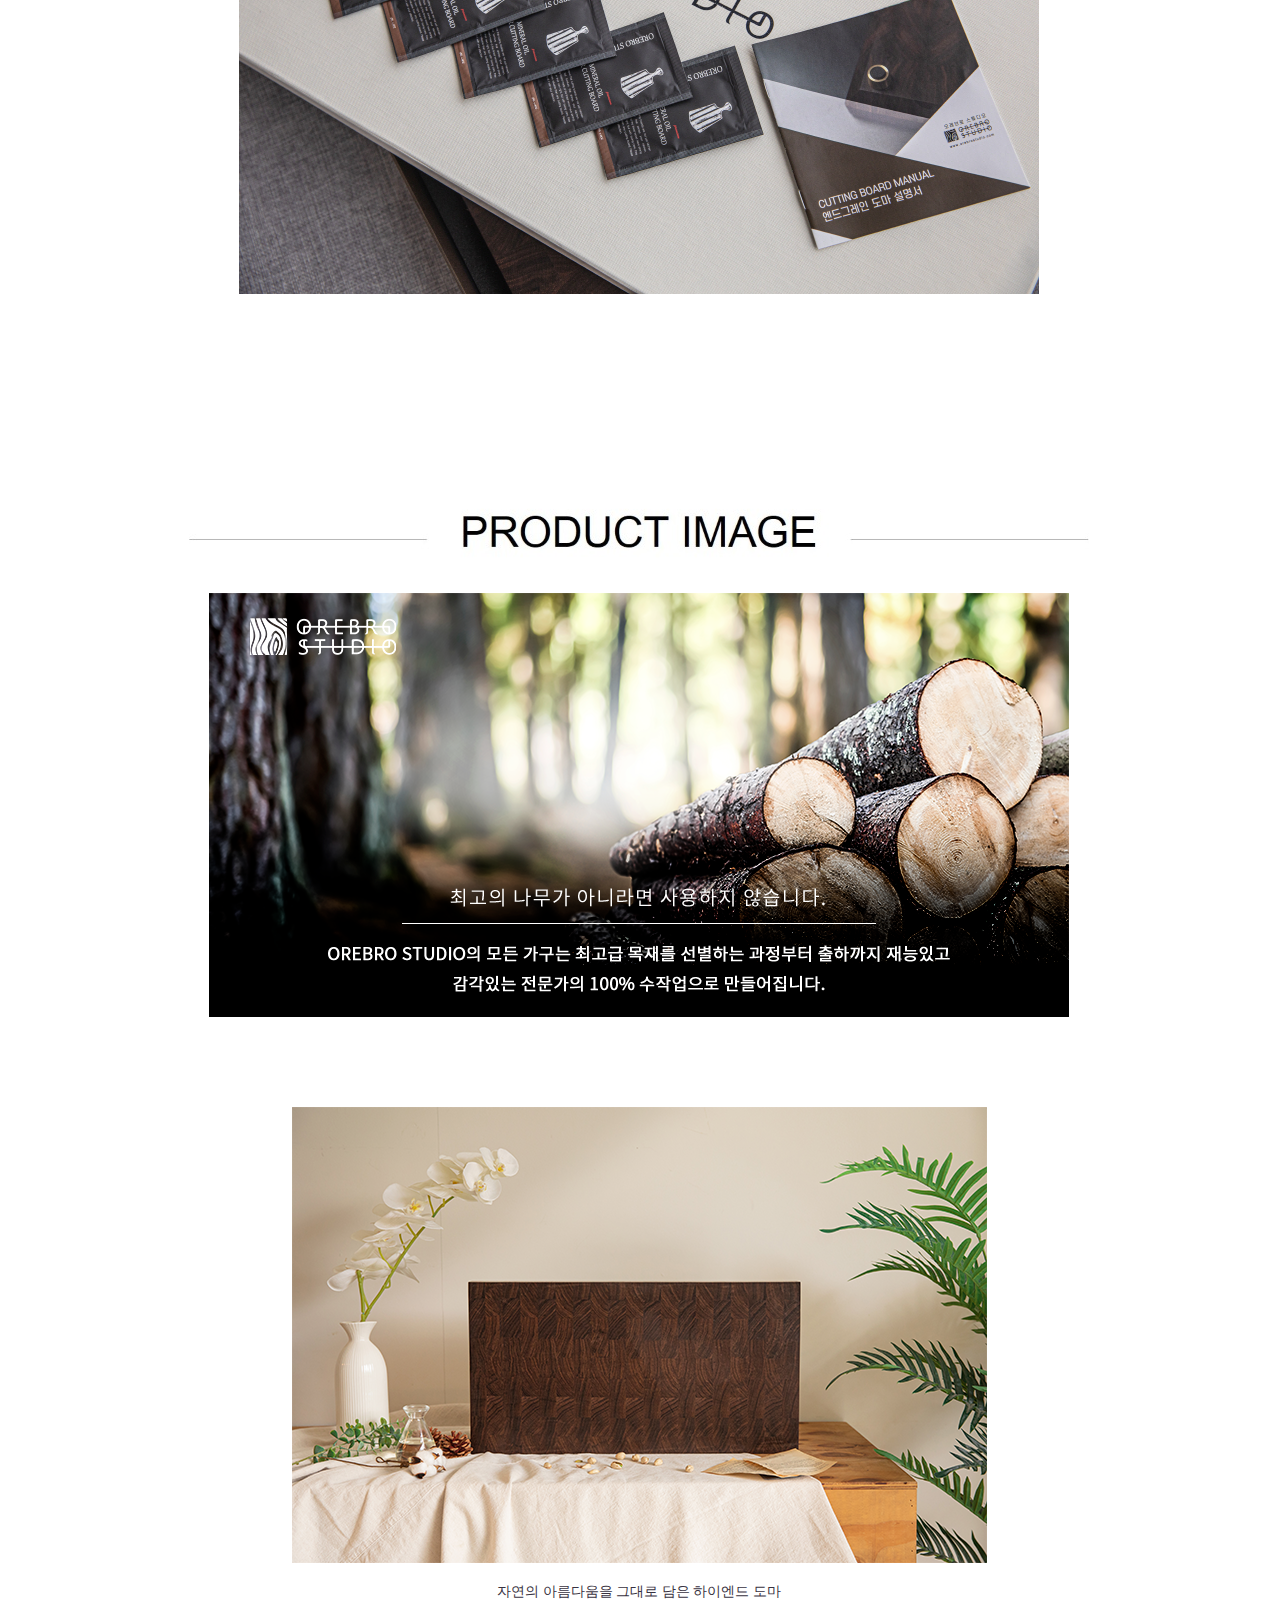
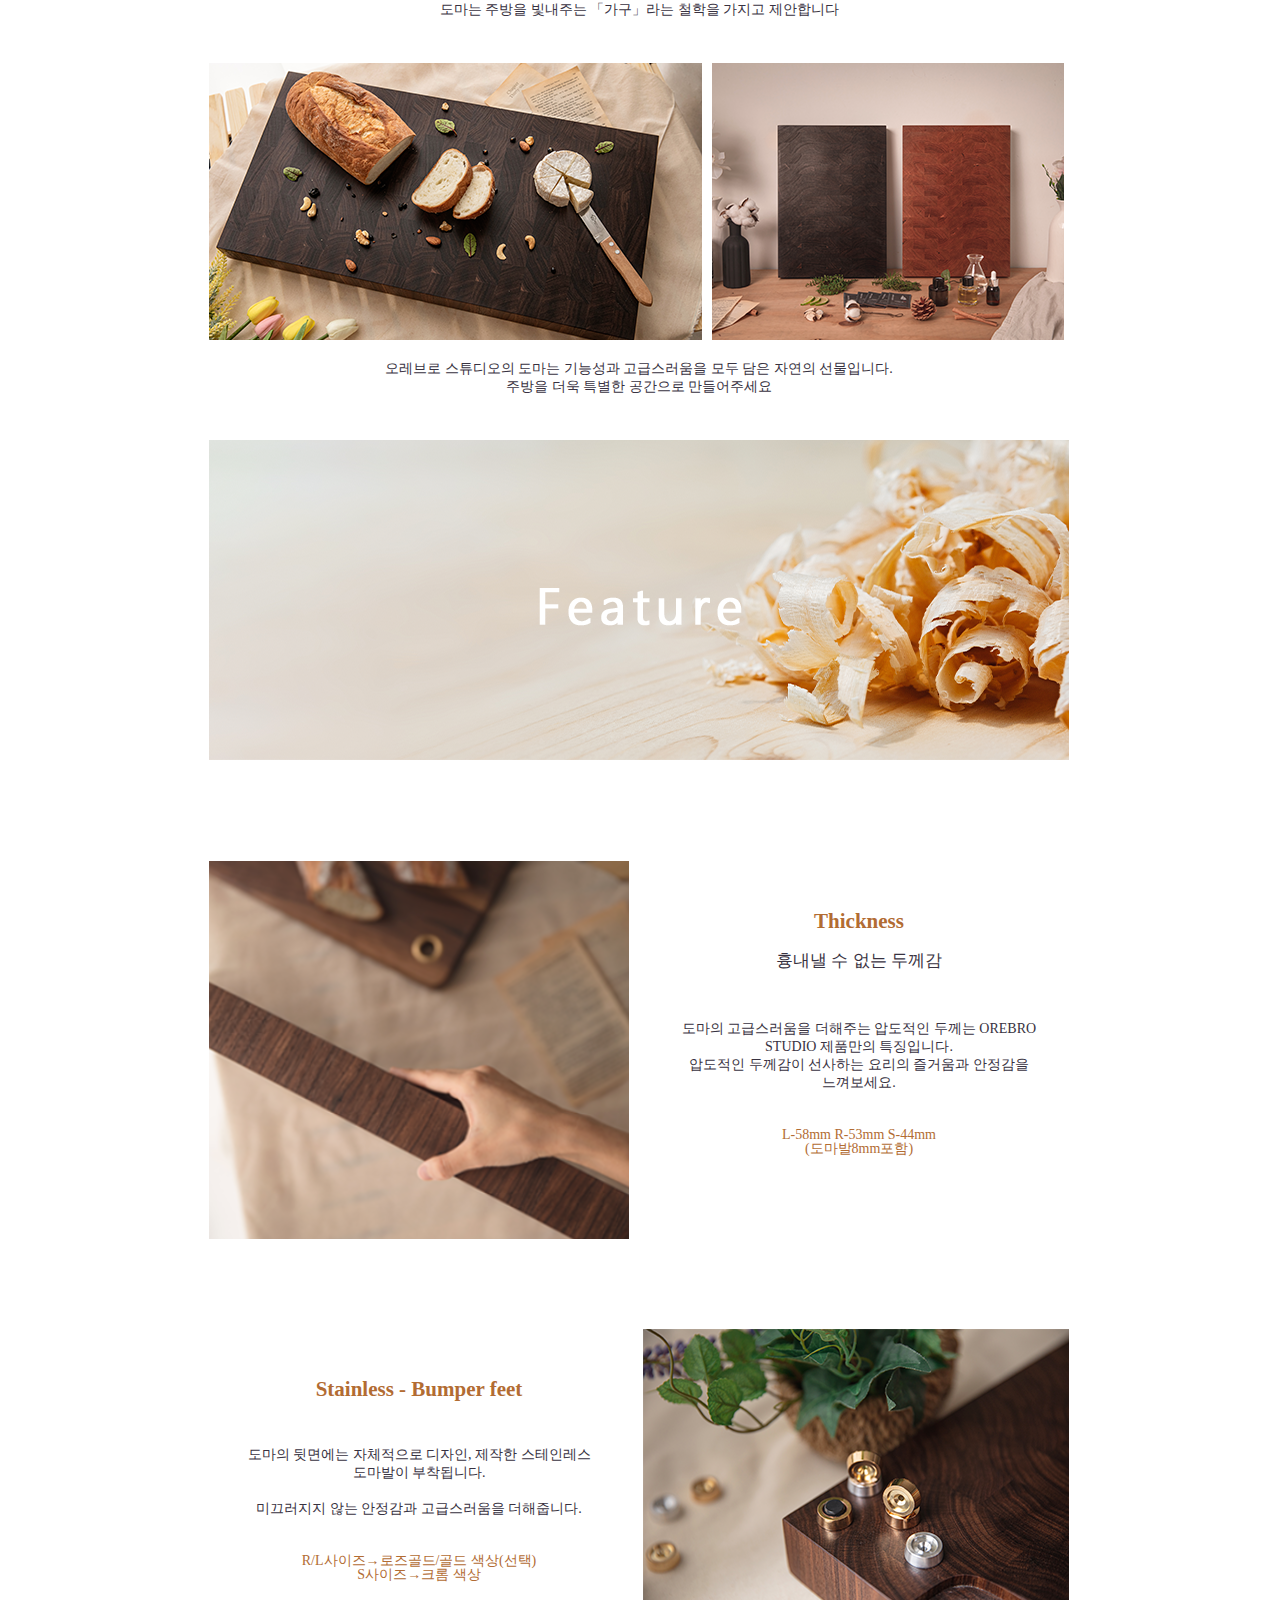
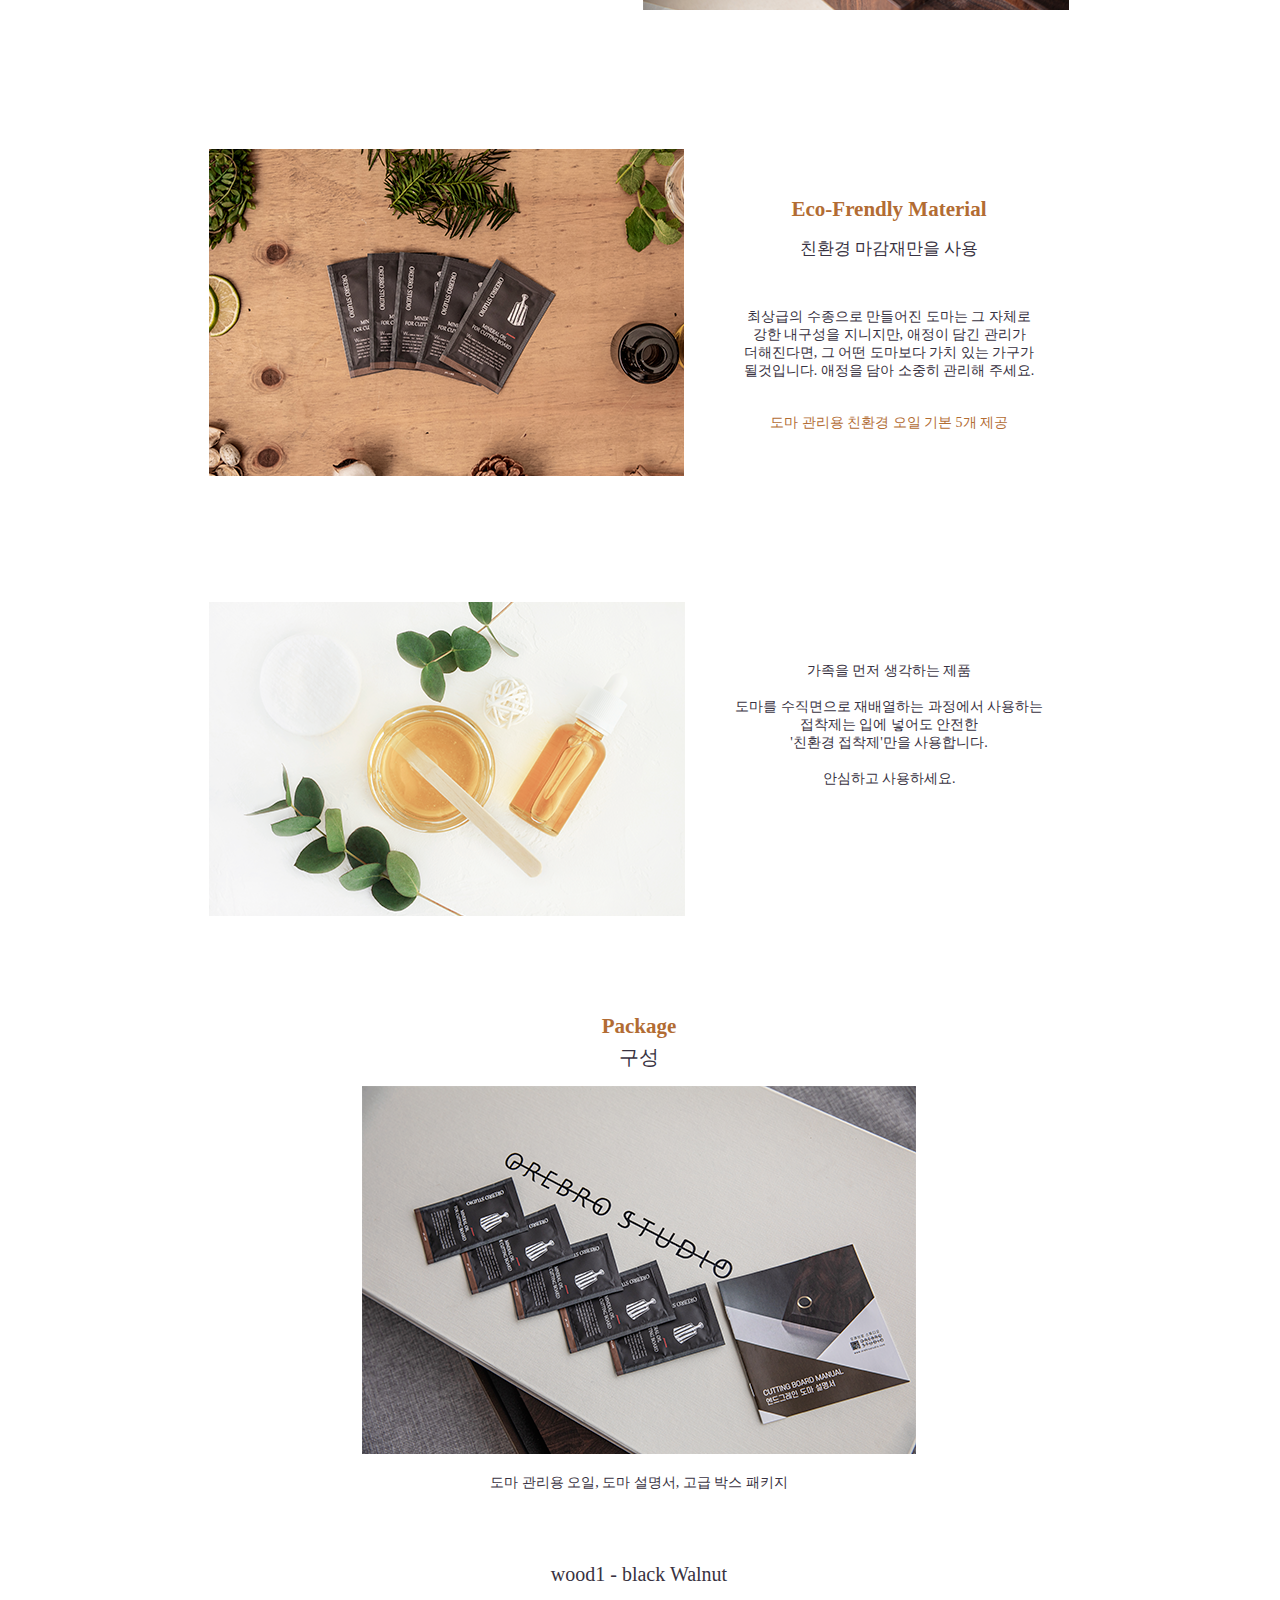
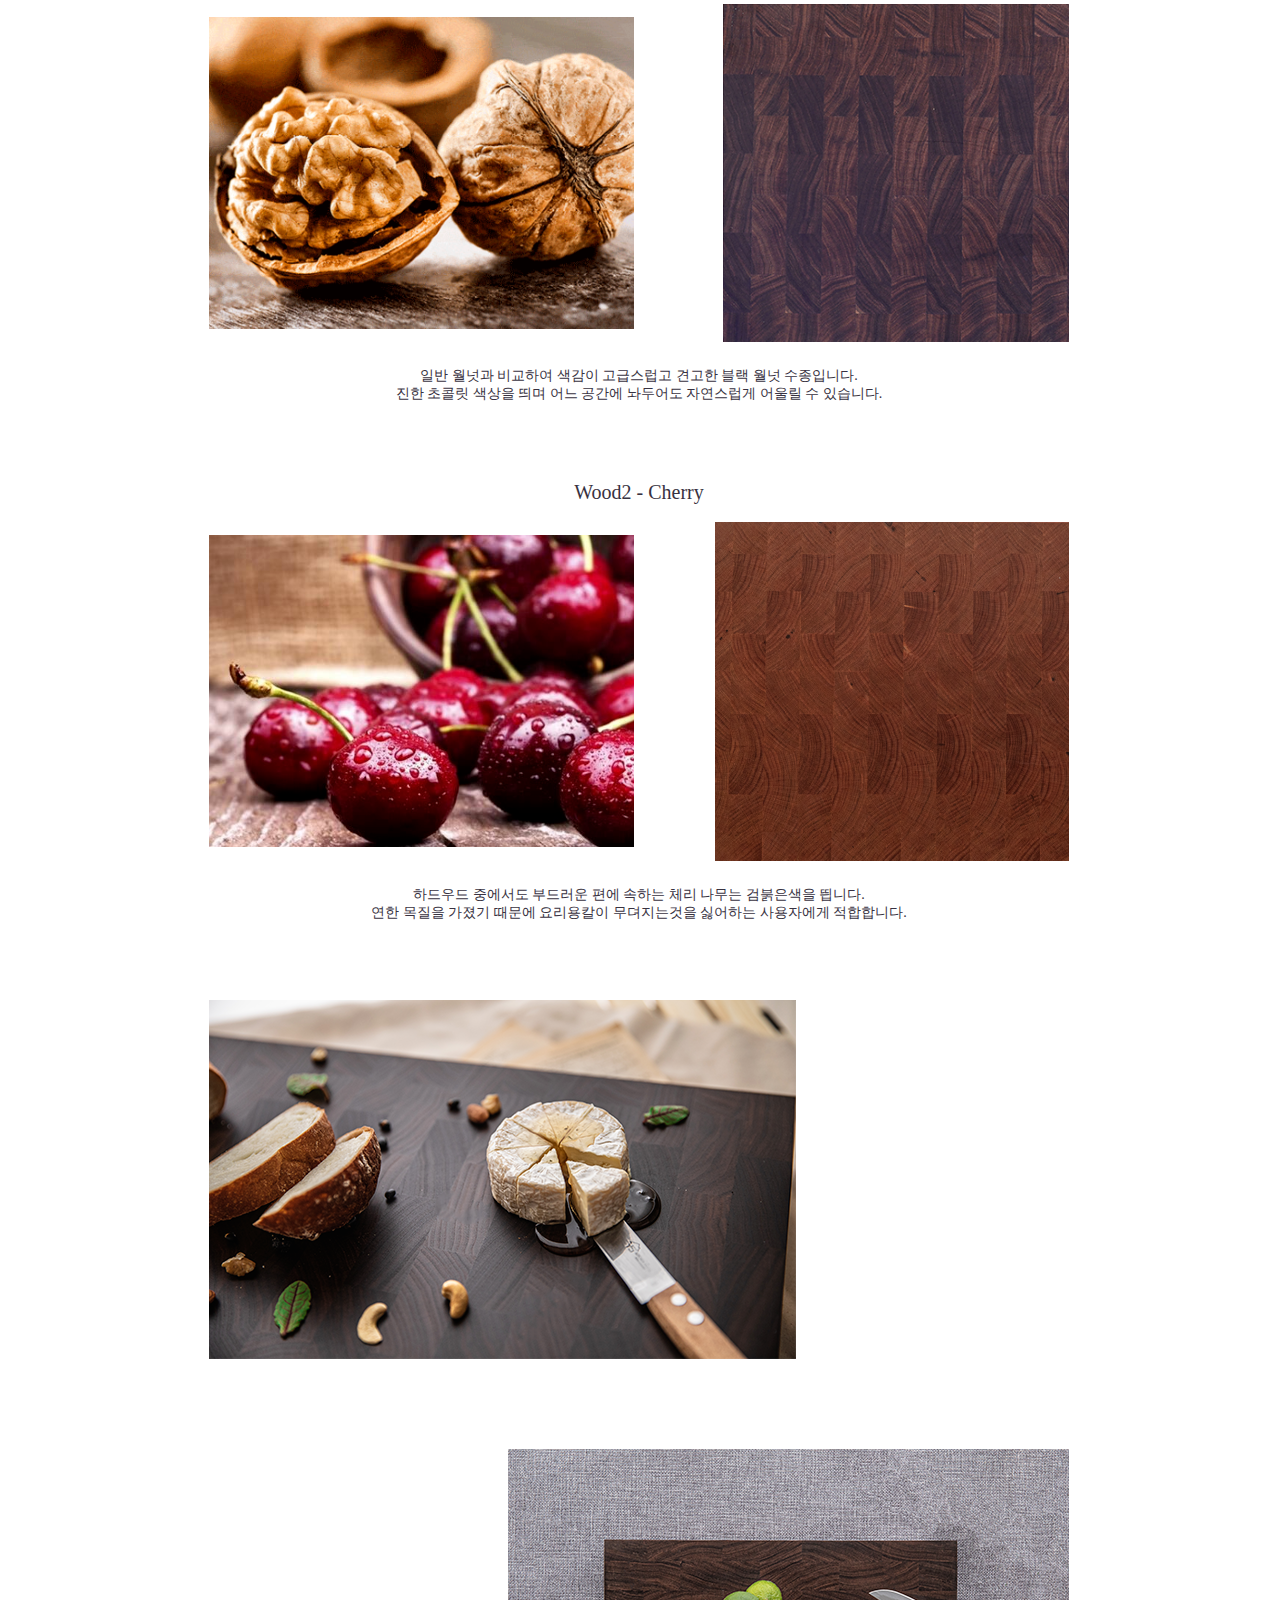
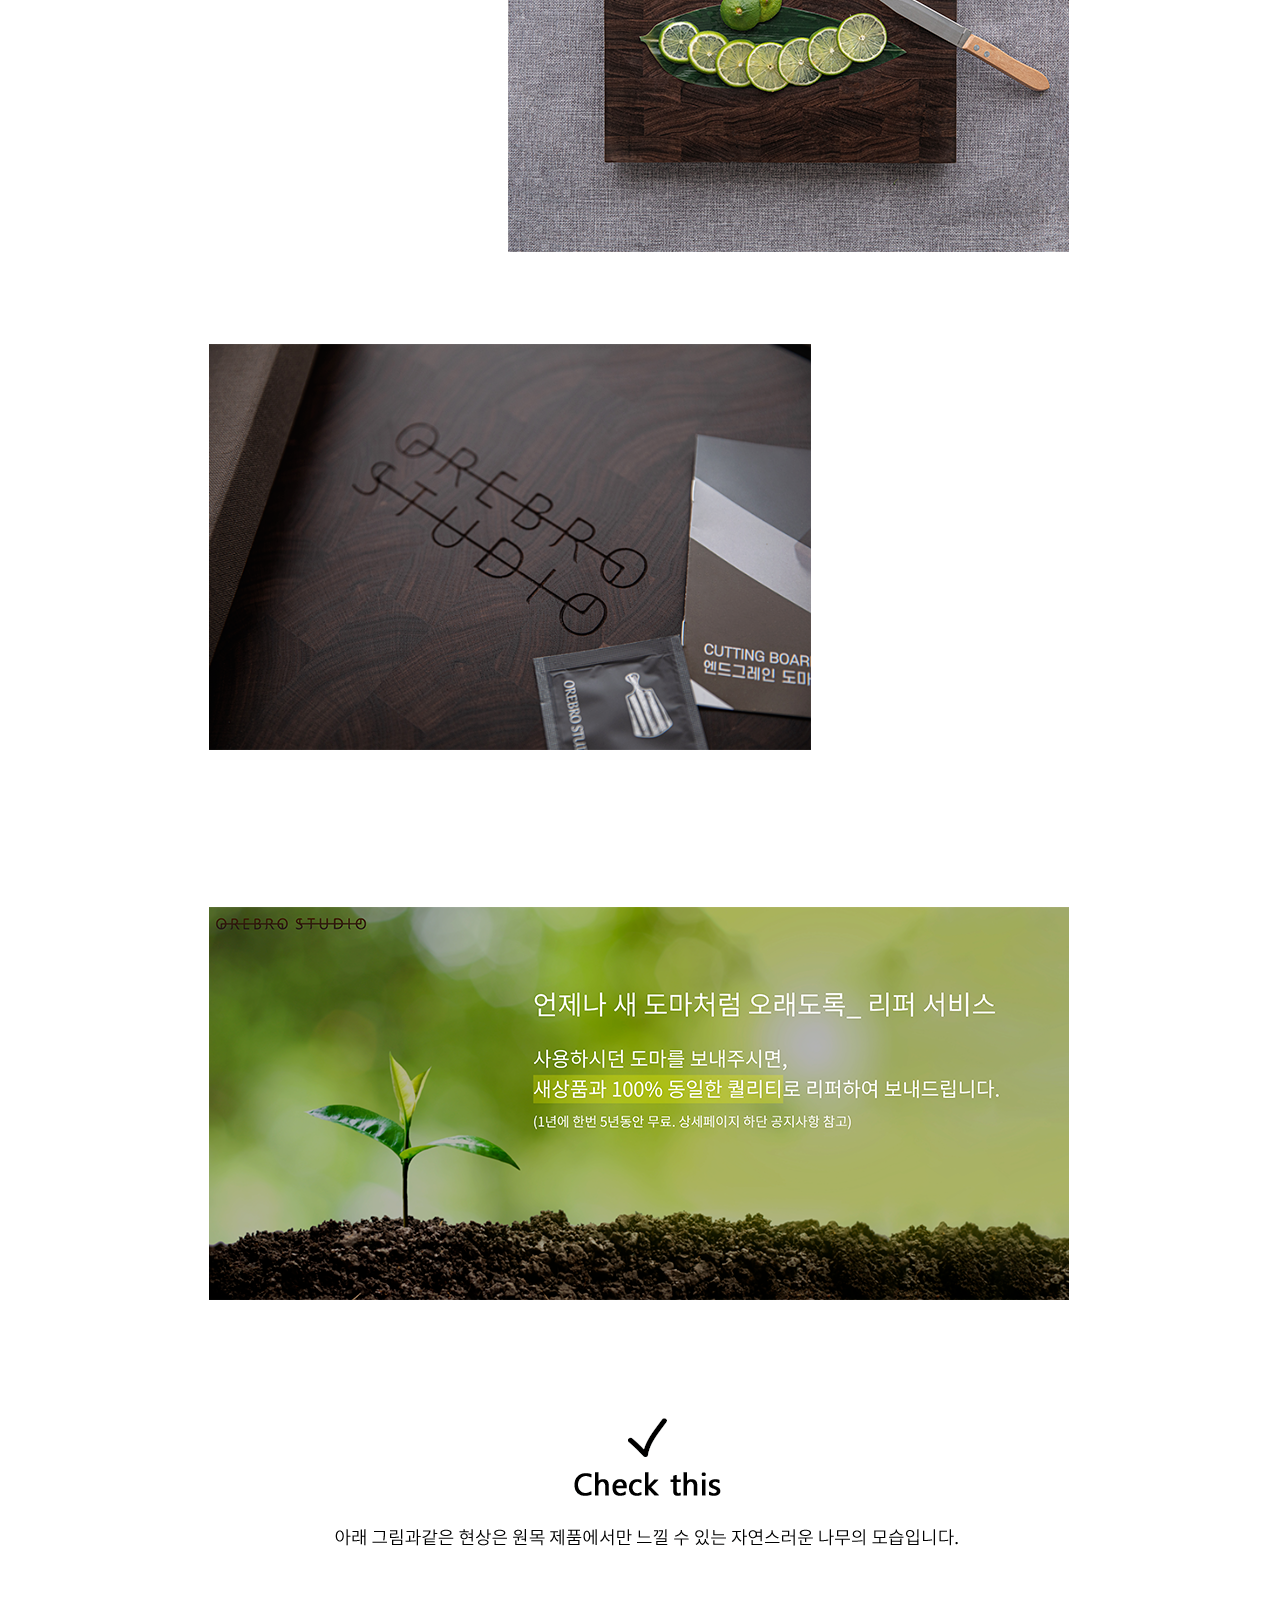
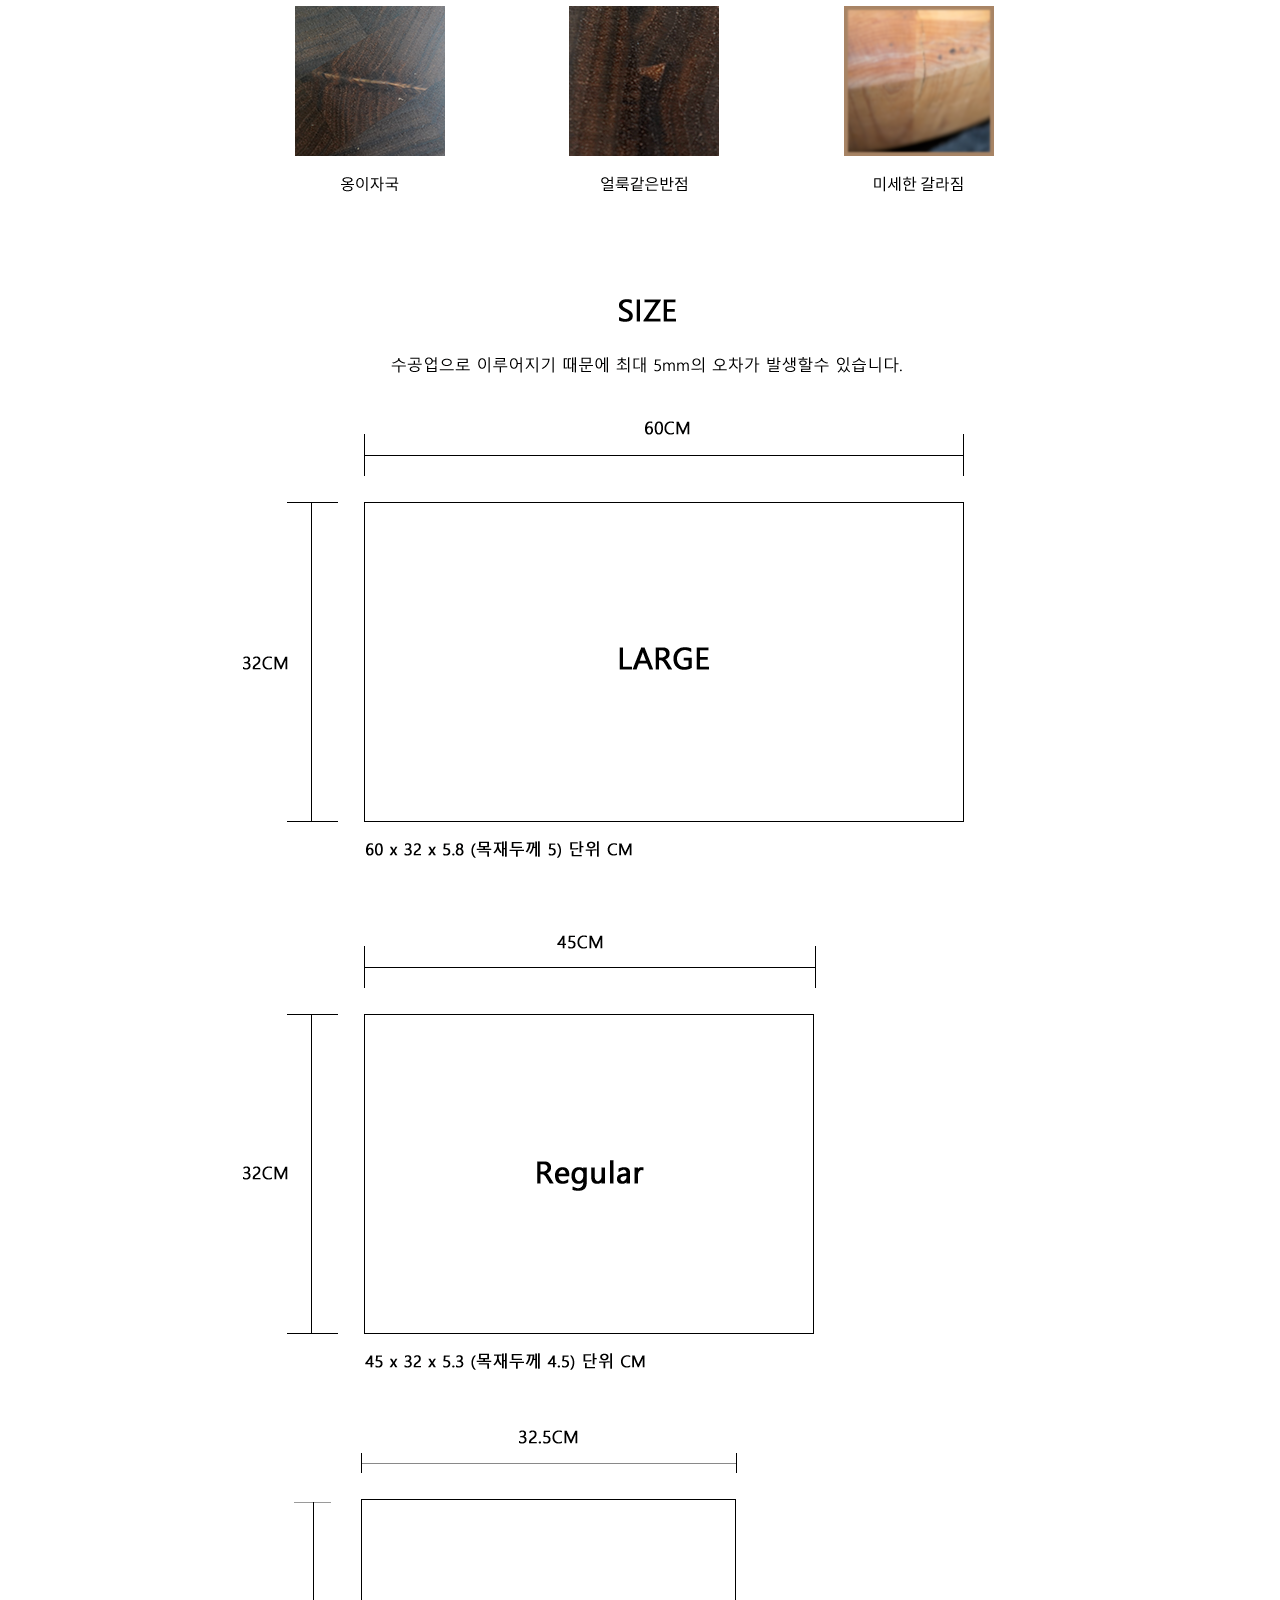
<file: LeWeekend/sub.html>
<!DOCTYPE html>
<html lang="ko">
<head>
	<meta charset="utf-8">
	<meta name="viewport" content="width=device-width, initial-scale=1">
	<title>르위켄</title>

	<link href="css/reset.css" rel="stylesheet">
	<link href="css/common.css" rel="stylesheet">
	<link href="css/sub.css" rel="stylesheet">

	<link href="img/logo_m.png" rel="shortcut icon" type="image/x-icon">

	<script src="https://ajax.aspnetcdn.com/ajax/jQuery/jquery-3.6.0.min.js"></script>
	<script src="js/sub.js"></script>
	<script src="js/main.js"></script>
</head>
<body>

	<div id="headertop">
		<div id="headertop1">
			<div id="ht1">
				<ul id="ht2">
					<li><a href="#" style="color:#ff5c59">세일</a></li>
					<li><a href="#">신상품</a></li>
					<li><a href="#">BEST</a></li>
					<li><a href="#">주말ON핫딜</a></li>
					<li><a href="#">무료노하우클래스</a></li>
				</ul>

				<div id="htlogo">
					<div id="htlogo1"><img src="img/logo_m.png" alt="logo"></div>
					<div id="htlogo2"><img src="img/bar.png" alt="bar"></div>
					<div id="htlogo3"><img src="img/love.png" alt="love"></div>
					<div id="htlogo4"><img src="img/bar.png" alt="bar"></div>
					<div id="htlogo5"><img src="img/cart.png" alt="cart"></div>
				</div>

			</div> 
		</div>

		<div id="headertop2">
			<div id="ht3">
				<div id="ht4"><a href="sub.html" target="_self"><img src="img/gnb_magazine.png" alt="lwmagazine"></a></div>
			</div>
			<nav id="htnav">
				<ul>
					<li><a href="#">Home Deco</a></li>
					<li><a href="#">Kitchen</a></li>
					<li><a href="#">Lighting</a></li>
					<li><a href="#">Beauty & Tea</a></li>
					<li><a href="#">Furniture</a></li>
					<li><a href="#"> Brand</a></li>
				</ul>
			</nav>

			<div id="ht5">
				<div id="ht6"><a href="#"><img src="img/gnb_lifestyle.png" alt="lwlifestyle"></a></div>
			</div>
		</div>
	</div>

	<!--여기까지 headertop, 현재 display:none; 상태-->


	<header>
		<div id="upperheader0">
		<div id="upperheader">
		<ul id="upperleftmenu">
			<li><a href="sub.html" target="_self" style="color:#ff5c59">세일</a></li>
			<li><a href="sub.html" target="_self">신상품</a></li>
			<li><a href="sub.html" target="_self">BEST</a></li>
			<li><a href="sub.html" target="_self">주말ON핫딜</a></li>
			<li><a href="sub.html" target="_self">무료노하우클래스</a></li>
		</ul>
		<ul id="upperrightmenu">
			<li><a href="#">App설치</a></li>	
			<li><div><img src="img/bar.png" alt="bar"></div></li>
			<li><a href="#">로그인/회원가입</a></li>
			<li><div><img src="img/bar.png" alt="bar"></div></li>
			<li><a href="#">마이페이지</a></li>
			<li><div><img src="img/bar.png" alt="bar"></div></li>
			<li><a href="#">Q&A</a></li>
			<li><div><img src="img/bar.png" alt="bar"></div></li>
			<li><a href="#">FAQ</a></li>
			<li><div><img src="img/bar.png" alt="bar"></div></li>
			<li><a href="#">즐겨찾기</a></li>
			<li><div><img src="img/bar.png" alt="bar"></div></li>
			<li><a href="#"><img src="img/love.png" alt="like"></a></li>
			<li><div><img src="img/bar.png" alt="bar"></div></li>
			<li><a href="#"><img src="img/cart.png" alt="shoppingcart"></a></li>
		</ul>
	</div>	
	</div>
		<div id="headerbox">

		<div id="logo"><a href="main.html" target="_self"><img src="img/logo_new.jpg" alt="logo"></a></div>


		<div id="searchbox">
			<input type="text" value="      프리미엄 부티크 가구" style="color: #999999;">
			<div><img src="img/search.png" alt="img"></div>
		</div>



		<div id="menu101">
			<div id="menu102"><a href="sub.html" target="_self"><img src="img/gnb_magazine.png" alt="lwmagazine"></a></div>
		</div>

		<nav id="nav000">
			<ul>
				<li><a href="sub.html" target="_self">Home Deco</a></li>
				<li><a href="sub.html" target="_self">Kitchen</a></li>
				<li><a href="sub.html" target="_self">Lighting</a></li>
				<li><a href="sub.html" target="_self">Beauty & Tea</a></li>
				<li><a href="sub.html" target="_self">Furniture</a></li>
				<li><a href="sub.html" target="_self">Brand</a></li>
			</ul>
		</nav>

		<div id="menulight101">
			<div id="menulight102"><a href="sub.html" target="_self"><img src="img/gnb_lifestyle.png" alt="lwlifestyle"></a></div>
		</div>

		<div id="menutoggle">
			<div class="menutoggle2">
				<h3>Home Deco</h3>
			</div>
			<div class="menutoggle1">
				<h4>Decoration</h4>
				<a href="sub.html"><p class="fontstyle-menu">Clocks</p></a>
				<a href="sub.html"><p class="fontstyle-menu">Candle & Holders</p></a>
				<a href="sub.html"><p class="fontstyle-menu">Diffuser & Perfume</p></a>
				<a href="sub.html"><p class="fontstyle-menu">Design Objects</p></a>
				<a href="sub.html"><p class="fontstyle-menu">Vases</p></a>
				<a href="sub.html"><p class="fontstyle-menu">Mirrors</p></a>
			</div>

			<div class="menutoggle1">
				<h4>Home Accessories</h4>
				<a href="sub.html"><p class="fontstyle-menu">Gardening</p></a>
				<a href="sub.html"><p class="fontstyle-menu">Plant Stand</p></a>
				<a href="sub.html"><p class="fontstyle-menu">Pots & Bases</p></a>
				<a href="sub.html"><p class="fontstyle-menu">Bath Accessories</p></a>
				<a href="sub.html"><p class="fontstyle-menu">Sink Tap & Shower</p></a>
				<a href="sub.html"><p class="fontstyle-menu">Cleaning & Storage</p></a>
			</div>

			<div class="menutoggle1">
				<h4>Bedding & Fabric
				</h4>
				<a href="sub.html"><p class="fontstyle-menu">Beddings</p></a>
				<a href="sub.html"><p class="fontstyle-menu">Mattress</p></a>
				<a href="sub.html"><p class="fontstyle-menu">Pillow & Cushion</p></a>
				<a href="sub.html"><p class="fontstyle-menu">Lounge Wears</p></a>
				<a href="sub.html"><p class="fontstyle-menu">Towels</p></a>
				<a href="sub.html"><p class="fontstyle-menu">Curtain & Blind</p></a>
			</div>

			<div class="menutoggle1">
				<h4>Walls & Floors</h4>
				<a href="sub.html"><p class="fontstyle-menu">Bath & Door Mat</p></a>
				<a href="sub.html"><p class="fontstyle-menu">Wall Papers</p></a>
				<a href="sub.html"><p class="fontstyle-menu">Wall Stickers</p></a>
				<a href="sub.html"><p class="fontstyle-menu">Art Prints</p></a>
				<a href="sub.html"><p class="fontstyle-menu">Frames</p></a>
			</div>

			<div class="menutoggle1">
				<h4>Hot Brands</h4>
				<a href="sub.html"><p class="fontstyle-menu">Hay</p></a>
				<a href="sub.html"><p class="fontstyle-menu">Normann Copenhagen</p></a>
				<a href="sub.html"><p class="fontstyle-menu">Ferm Living</p></a>
				<a href="sub.html"><p class="fontstyle-menu">Vitra</p></a>
				<a href="sub.html"><p class="fontstyle-menu">Menu</p></a>
				<a href="sub.html"><p class="fontstyle-menu">Muuto</p></a>
			</div>
		</div>

	</div>
	</header>



	<!--sub page start-->

	<div id=subwrap>

		<!--상단바 start-->	

		<div id="subnav">
			<div id="subnav2">
				<a href="#">HOME</a> > <a href="#">키친/가전</a>  >  <a href="#">키친웨어</a>
			</div>
		</div>

		<!--상단바 end-->


		<div id="subsection1">
			<div id="picbox">
				<div id="picbox2">
					<div id="picbox201"><img src="img/sub/1605242890534m1.jpg" alt="primg1"></div>
					<div id="picbox202"><img src="img/sub/1605242890534m1.jpg" alt="primg2"></div>
					<div id="picbox203"><img src="img/sub/1605242890475m2.jpg" alt="primg3"></div>
					<div id="picbox204"><img src="img/sub/1605242890975m3.jpg" alt="primg4"></div>
				</div>
				<div id="picbox3">
					<div id="picbox301"><span class="subprev"><img src="img/sub/paging_prev.gif"  alt="img"></span></div>
					<div id="picbox302"><span class="subprevimg"><img src="img/sub/1605242890518m0.jpg" alt="primg1"></span></div>
					<div id="picbox303"><span class="subprevimg"><img src="img/sub/1605242890534m1.jpg" alt="primg2"></span></div>
					<div id="picbox304"><span class="subprevimg"><img src="img/sub/1605242890475m2.jpg" alt="primg3"></span></div>
					<div id="picbox305"><span class="subprevimg"><img src="img/sub/1605242890975m3.jpg" alt="primg4"></span></div>
					<div id="picbox306"><span class="subprev"><img src="img/sub/paging_next.gif" alt="img"></span></div>
				</div>
			</div>
			<div id="subbuy">
				<table>
					<tr>
						<td class="td-1"><p>#LW67275</p></td>
						<td></td>
					</tr>
					<tr>
						<td colspan="2"><h3>프리미엄 엔드그레인 도마 R [5%적립]</h3></td>
						<td></td>
					</tr>
					<tr>
						<td id="subbuy1027" colspan="2">
							<div id="subbuy1023"><p><a href="#">오레브로스튜디오 바로가기 > </a></p></div>
								<div id="subbuy1024"><a href="#"><img src="img/sub/rightlove.png" alt="likeicon"></a></div>
								<div id="subbuy1025"><img src="img/sub/bar.png" alt="likeicon"></div>
								<div id="subbuy1026"><a href="#"><img src="img/sub/review.png" alt="likeicon"></a></div>
						</td>
						
							
					</tr>

						<tr>
							<td colspan="2"><h4>550,000won</h4></td>
							<td></td>
						</tr>
						<tr>
							<td><p>적립금</p></td>
							<td><h6>27,950원</h6></td>
						</tr>
						<tr>
							<td><p>배송타입</p></td>
							<td><h5>무료 배송비 상품</h5></td>
						</tr>
						<tr>
							<td><p>배송기간</p></td>
							<td><h5>약 7일 후 도착 예정</h5></td>
						</tr>
						<tr>
							<td><p>배송비</p></td>
							<td><h5>0원 (무료배송)</h5></td>
						</tr>
						<tr>
							<td><p>나무종류 :</p></td>
							<td>
								<select id="suboption0">
									<option>==옵션선택==</option>
									<option>a.블랙월넛</option>
									<option>b.체리 [품절]</option>
								</select>
							</td> 
						</tr>
						<tr>
							<td><p>선택한 상품</p></td>
							<td>
								<div id="suboption1"></div>
							</td>
						</tr>
						<tr>
							<td colspan="2"><div id="subbuy106">총 상품금액</div></td>
							<td></td>
						</tr>
						<tr>
							<td colspan="2">
								<a href=""><div id="subbuy103"><img src="img/sub/love_bk.png" alt="img"></div></a>
								<a href=""><div id="subbuy104">장바구니</div></a>
								<a href=""><div id="subbuy105">구매하기</div></a>
							</td>
							
						</tr>

						<tr>
							<td colspan="2">
								<div id="subbuy10216">
									<div id="subbuy10213"><img src="img/sub/npay_sp_text.png" alt="img"></div>
									<a href="#"><div id="subbuy10214"><img src="img/sub/npay_sp_payment.png" alt="img"></div></a>
									<a href="#"><div id="subbuy10215"><img src="img/sub/npay_sp_zzim.png" alt="img"></div></a>
								</div>
							</td>
							
						</tr>
						<tr>
							<td colspan="2">
								<div id="forsubreact"><p><a href="#"><span>앱출시</span> 네이버페이 앱으로 하세요!</a></p></div>
							</td>
							
						</tr>
					</table>
				</div>
			</div> 				

			<!--section1 end-->

			<div id="subsection2">
				<div id="section201">
					<img src="img/sub/secimg1.jpg" alt="hotdeal">
				</div>
				<div id="subsection202">
					<p><br>구매 전 유의사항</p>
					<span><br>제주도 및 도서산간 섬지역은 배송비가 추가될 수 있습니다.</span>
					<p><br>(안내사항)</p>
					<h5><br>*현재 코로나 여파로 체리 나무 수급이 원활하지 않아 체리 옵션은 품절 상태입니다.<br>양해 부탁드립니다.</h5>
				</div>
			</div>
			
			<!--section2 end-->

			<div id="subsection3" class="productdetails">
				<div id="subsection301">
					<ul>
						<li><a href="#productdetails">Product Details</a></li>
						<li><img src="img/sub/bar.png" alt="img"></li>
						<li><a href="#infodelivery">Info & Delivery</a></li>
						<li><img src="img/sub/bar.png" alt="img"></li>
						<li><a href="#talks">Talks</a></li>
					</ul>
				</div>
				<div id="subsection302">
					<div><img src="img/sub/tit_productdetails.png" alt="img"></div>
				</div>
				<div id="subsection303">
					<div class="in303-1"><img src="img/sub/secimg2.png" alt="img"></div>
					<div class="in303-2"><img src="img/sub/secimg3.jpg" alt="img"></div>
					<div class="in303"><img src="img/sub/secimg4.jpg" alt="productimg"></div>
					<div class="in303"><img src="img/sub/secimg5.jpg" alt="productimg"></div>
					<div class="in303"><img src="img/sub/secimg6.jpg" alt="productimg"></div>
					<div class="in303"><img src="img/sub/secimg7.jpg" alt="productimg"></div>
					<div class="in303"><img src="img/sub/secimg8.jpg" alt="productimg"></div>
					<div class="in303"><img src="img/sub/secimg9.jpg" alt="productimg"></div>
					<div class="in303"><img src="img/sub/secimg10.jpg" alt="productimg"></div>
				</div> 

			</div>   <!--subsection3 end-->

			<div id="subsection4">
				<div id="subsection401">
					<img src="img/sub/06bbb4b7ce48541d.jpg" alt="sectiontitle">
				</div>

				<div id="subsection402">
					<img src="img/sub/secimg1101.png" alt="productimg">
				</div>

				<div id="subsection403">
					<img src="img/sub/secimg1102.png" alt="productimg">
					<p>자연의 아름다움을 그대로 담은 하이엔드 도마<br>도마는 주방을 빛내주는 「가구」라는 철학을 가지고 제안합니다</p>
				</div>

				<div id="subsection404">
					<img src="img/sub/secimg1103.png" alt="productimg">
					<p>오레브로 스튜디오의 도마는 기능성과 고급스러움을 모두 담은 자연의 선물입니다.<br>주방을 더욱 특별한 공간으로 만들어주세요</p>
				</div>

				<div id="subsection405">
					<img src="img/sub/secimg1104.png" alt="productimg">
				</div>

				<div id="subsection406">
					<img src="img/sub/secimg1105.png" alt="productimg">
					<div class="subsection4061">
						<h2>Thickness</h2>
						<h3>흉내낼 수 없는 두께감</h3>
						<br>
						<p>도마의 고급스러움을 더해주는 압도적인 두께는 OREBRO<br>STUDIO 제품만의 특징입니다.<br>압도적인 두께감이 선사하는 요리의 즐거움과 안정감을<br>느껴보세요.</p>
						<br>
						<h4>L-58mm R-53mm S-44mm<br>(도마발8mm포함)</h4>
					</div>
				</div>

				<div id="subsection407">
					<img src="img/sub/secimg1106.png" alt="productimg">
					<div class="subsection4062">
						<h2>Stainless - Bumper feet</h2>
						<br>
						<p>도마의 뒷면에는 자체적으로 디자인, 제작한 스테인레스<br>도마발이 부착됩니다.<br><br>미끄러지지 않는 안정감과 고급스러움을 더해줍니다.</p>
						<br>
						<h4>R/L사이즈→로즈골드/골드 색상(선택)<br>S사이즈→크롬 색상</h4>
					</div>
				</div>

				<div id="subsection408">
					<img src="img/sub/secimg1107.png" alt="productimg">
					<div class="subsection4063">
						<h2>Eco-Frendly Material</h2>
						<h3>친환경 마감재만을 사용</h3>
						<br>
						<p>최상급의 수종으로 만들어진 도마는 그 자체로<br>강한 내구성을 지니지만, 애정이 담긴 관리가<br>더해진다면, 그 어떤 도마보다 가치 있는 가구가<br>될것입니다. 애정을 담아 소중히 관리해 주세요.</p>
						<br>
						<h4>도마 관리용 친환경 오일 기본 5개 제공</h4>
					</div>
				</div>

				<div id="subsection409">
					<img src="img/sub/secimg1108.png" alt="productimg">
					<div class="subsection4064">
						<p>가족을 먼저 생각하는 제품<br><br>도마를 수직면으로 재배열하는 과정에서 사용하는<br>접착제는 입에 넣어도 안전한<br>'친환경 접착제'만을 사용합니다.<br><br>안심하고 사용하세요.</p>
					</div>
				</div>

				<div id="subsection410">
					<div id="subtextbox001">
						<h2>Package</h2>
						<h5>구성</h5>
					</div>
					<img src="img/sub/secimg1109.png" alt="productimg">
					<p>도마 관리용 오일, 도마 설명서, 고급 박스 패키지</p>
				</div>

				<div id="subsection411">
					<h5>wood1 - black Walnut</h5>
					<img src="img/sub/secimg1110.png" alt="productimg">
					<h6>일반 월넛과 비교하여 색감이 고급스럽고 견고한 블랙 월넛 수종입니다.<br>진한 초콜릿 색상을 띄며 어느 공간에 놔두어도 자연스럽게 어울릴 수 있습니다.</h6>
				</div>

				<div id="subsection412">
					<h5>Wood2 - Cherry</h5>
					<img src="img/sub/secimg1111.png" alt="productimg">
					<h6>하드우드 중에서도 부드러운 편에 속하는 체리 나무는 검붉은색을 띕니다.<br>연한 목질을 가졌기 때문에 요리용칼이 무뎌지는것을 싫어하는 사용자에게 적합합니다.</h6>
				</div>

				<div id="subsection413">
					<img src="img/sub/secimg1112.png" alt="productimg">
				</div>

				<div id="subsection414">
					<img src="img/sub/secimg1113.png" alt="productimg">
				</div>

				<div id="subsection415">
					<img src="img/sub/secimg1114.png" alt="productimg">
				</div>
			</div>		<!--section4 end-->
			
			<div id="subsection5" class="infodelivery">
				<div id="subsection501">
					<ul>
						<li><a href="#productdetails">Product Details</a></li>
						<li><img src="img/sub/bar.png" alt="img"></li>
						<li><a href="#infodelivery">Info & Delivery</a></li>
						<li><img src="img/sub/bar.png" alt="img"></li>
						<li><a href="#talks">Talks</a></li>
					</ul>
				</div>
				<div id="subsection502">
					<img src="img/sub/tit_infodelivery.png" alt="sectiontitle">
				</div>

				<div id="subsection503">
					<h4>구매시 안내사항</h4>
					<p>
						-모니터 사양, 조명에 따라 실제 제품과 색상 차이가 있을 수 있습니다.<br>
						-도마의 무늬는 사용되는 원목의 고유한 무늬에 의해 정해지므로 사진과 조금씩 차이가 있을 수 있습니다.<br>
						-장시간 직사광선 노출은 가급적 피해주시기 바람니다.<br>
						-커스텀 주문 제작 문의는 당사 홈페이지, 전화 또는 영업점 방문을 통해 가능합니다.<br>
						-제작기간은 입금일 기준 3~5일 소요되며 제작이 시작된 이후 주문 취소는 불가능합니다.<br>
					</p>
					<h4>배송</h4>
					<p>
						1. 배송방법/비용<br>
						-택배(가구를 제외한 제품)-3,000원(5만원 이상 구매 시 무료 배송)<br>
						-직배송(가구) -서울, 경기:무료 / 충청,강원:5만원 / 경상,전라:8만원 / 제주,도서:별도문의<br>
						2. 배송 안내<br>
						-배송지역:전국지역<br>
						-배송기간은 입금일로부터 3일~7일 소요되며 정확한 배송일, 배송비용 등 문의는 홈페이지 하단 기재된 연락처를 통해 문의바랍니다.<br>
						-도서산간지역은 지역에 따라 배송비가 추가적으로 발생할 수 있습니다.<br>
						-사다리차 및 엘레베이터 사용 비용은 소비자 부담입니다.<br>
					</p>
					<h4>교환 환불 및 A/S 안내</h4>
					<p>
						-제품의 불량, 하자 및 오배송의 경우 제품 수령후 7일 이내에 교환, 반품, 환불이 가능합니다.<br>
						-원목의 자연스러운 특성인 옹이, 밴재와 심재의 색상차이, 사용 환경에 따란 수축과 변형등은 A/S가 불가능합니다.<br>
					</p>
					<h4>리퍼 서비스 안내</h4>
					<p>
						-사용하시던 도마를 보내주시면, 새상품과 동일한 퀄리티로 리퍼하여 보내드립니다.<br>
						-리퍼 서비스는 1년에 한번, 5년 동안 무상으로 진행 가능합니다.<br>
						-취급상 부주의로 인한 원목의 상처는 복원이 어려울 수 있습니다.<br>
						-도마 상태에 따라 두께가 2mm~5mm 정도 얇아질 수 있습니다.<br>
						-리퍼 서비스는 홈페이지에 기재된 고객센터에 구매자 성함과 함께 신청 바랍니다.<br>
						-왕복 배송비는 소비자 부담입니다.<br>
					</p>
				</div>
			</div>  <!--section5 end-->

			<div id="subsection6" class="talks">
				<div id="subsection601">
					<ul>
						<li><a href="#productdetails">Product Details</a></li>
						<li><img src="img/sub/bar.png" alt="img"></li>
						<li><a href="#infodelivery">Info & Delivery</a></li>
						<li><img src="img/sub/bar.png" alt="img"></li>
						<li><a href="#talks">Talks</a></li>
					</ul>
				</div>
				<div id="subsection602">
					<h2>Talks</h2>
					<div id="subsection602-1">
						<p><br>아직 리뷰가 없습니다 리뷰를 남겨주세요</p>
					</div>

					<div id="subsection602-2">
						<input type="text" value="작성자">
						<input type="text" value="비밀번호">
						<textarea cols="63" rows="5" ></textarea>
						<a href="#"><div>확인</div></a>
					</div>

					<p>르위켄 회원이신 경우 로그인해 주세요</p><input type="button" value="로그인  >">
				</div>

				<div id="subsection603">
					<h3>Related Itmes</h3>
					<div id="subsection603-1">
						<div class="603-2">
							<a href="#"><img src="img/sub/otheritem1.jpg" alt="relitem"></a>
							<p>(11월특가) 오마주 스패츌러 헤론 [35% 할인]</p>
							<span>74,000won</span>
						</div>

						<div class="603-2">
							<a href="#"><img src="img/sub/otheritem2.jpg" alt="relitem"></a>
							<p>트위그뉴욕 크리스마스 마이노엘 디저트 세트</p>
							<span>30,000won</span>
						</div>
						<div class="603-2">
							<a href="#"><img src="img/sub/otheritem3.jpg" alt="relitem"></a>
							<p>오로라 와인잔 세트 Aurora Wine Glasses</p>
							<span>13,000won</span>
						</div>

						<div class="603-2">
							<a href="#"><img src="img/sub/otheritem4.jpg" alt="relitem"></a>
							<p>(주말ON핫딜) 졸리마 옻칠 젓가락 20% OFF</p>
							<span>11,700won</span>
						</div>

						<div class="603-2">
							<a href="#"><img src="img/sub/otheritem5.jpg" alt="relitem"></a>
							<p>(11월특가) 화이트 셀레스타잇 코스터 세트(4p)</p>
							<span>62,400won</span>
						</div>

						<div class="603-2">
							<a href="#"><img src="img/sub/otheritem6.jpg" alt="relitem"></a>
							<p>메테디트메르 애티튜드 캐디</p>
							<span>124,000won</span>
						</div>
					</div>
				</div>
			</div>  <!--section6종료-->

		</div>  <!--subwrap종료/subpage full end-->


		<footer>
		<div id="footer01">
		<div id="footer1">
			<span><a href="#">회사소개</a></span>
			<span><a href="#">이용약관</a></span>
			<span><a href="#">이용안내</a></span>
			<span><a href="#" id="footernav">개인정보처리방침</a></span>
		</div>
		</div>
		<div id="footer02">
		<div id="footer2">	
			<img src="img/footer_logo.gif" alt="footerimg1">
			<p>  포지티브라이프컴퍼니(주)  | 서울시 강남구 도산대로45길 10-5 LS빌딩 3층 | 103-86-00394 (대표자) 이관형<br>
                통신판매업신고번호 2016-서울강남-03103호  | 기업은행 063-080554-04-022 포지티브라이프컴퍼니(주)<br>				입점/제휴문의: <a href="#">admin@leweekend.co.kr</a> | 업체견적문의: <a href="#">sale@leweekend.co.kr</a> | 세금계산서발행: <a href="#">tax@leweekend.co.kr</a><br>
				고객센터: 02-541-7421 / 02-541-7422<br>
                Copyright ⓒ www.leweekend.co.kr All right reserved.<br><br>
				※ 르위켄은 통신판매중개자이며, 해당 상품의 정보 및 거래에 대하여 책임을 지지 않습니다.
            </p>
		</div>

		<div id="footer3">
			<img src="img/Copy-footer_cs2.gif" alt="footerimg2">
		</div>
	</div>
	</footer>

	</body>
	</html>
</file>
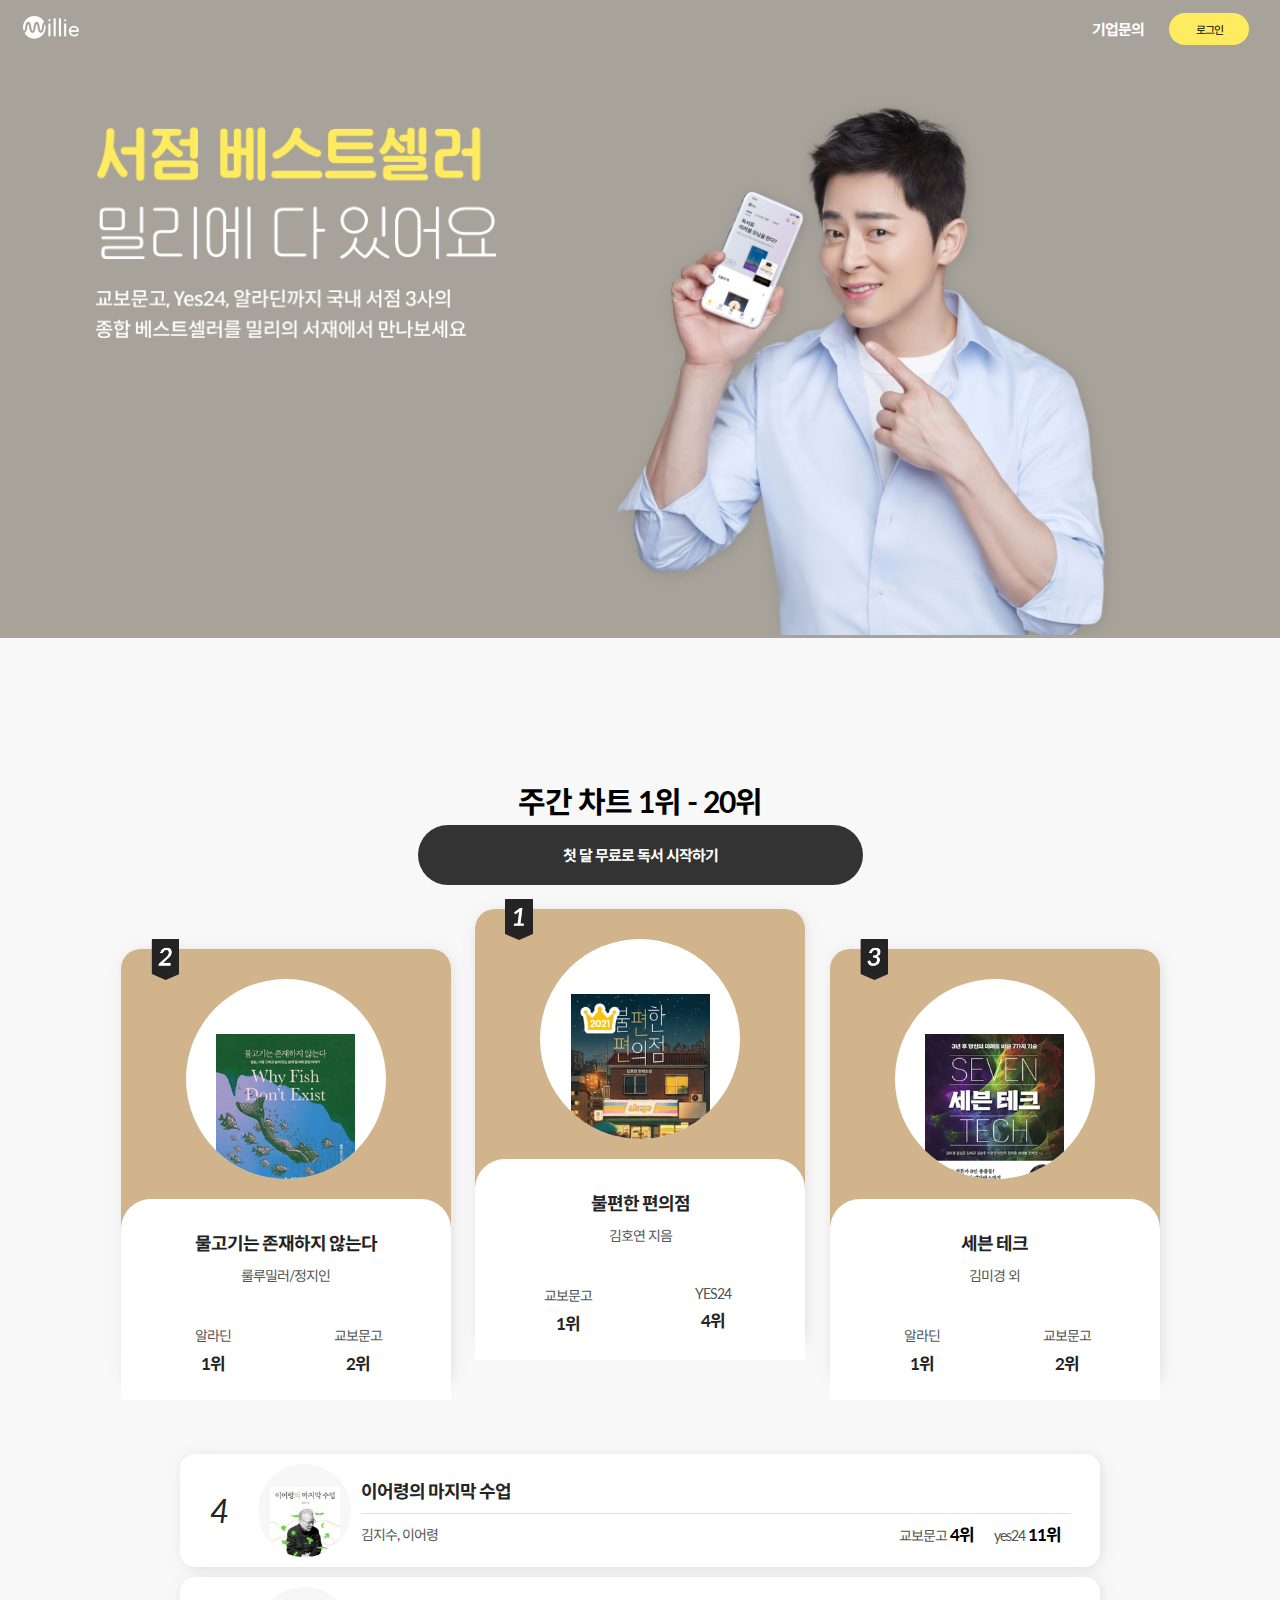
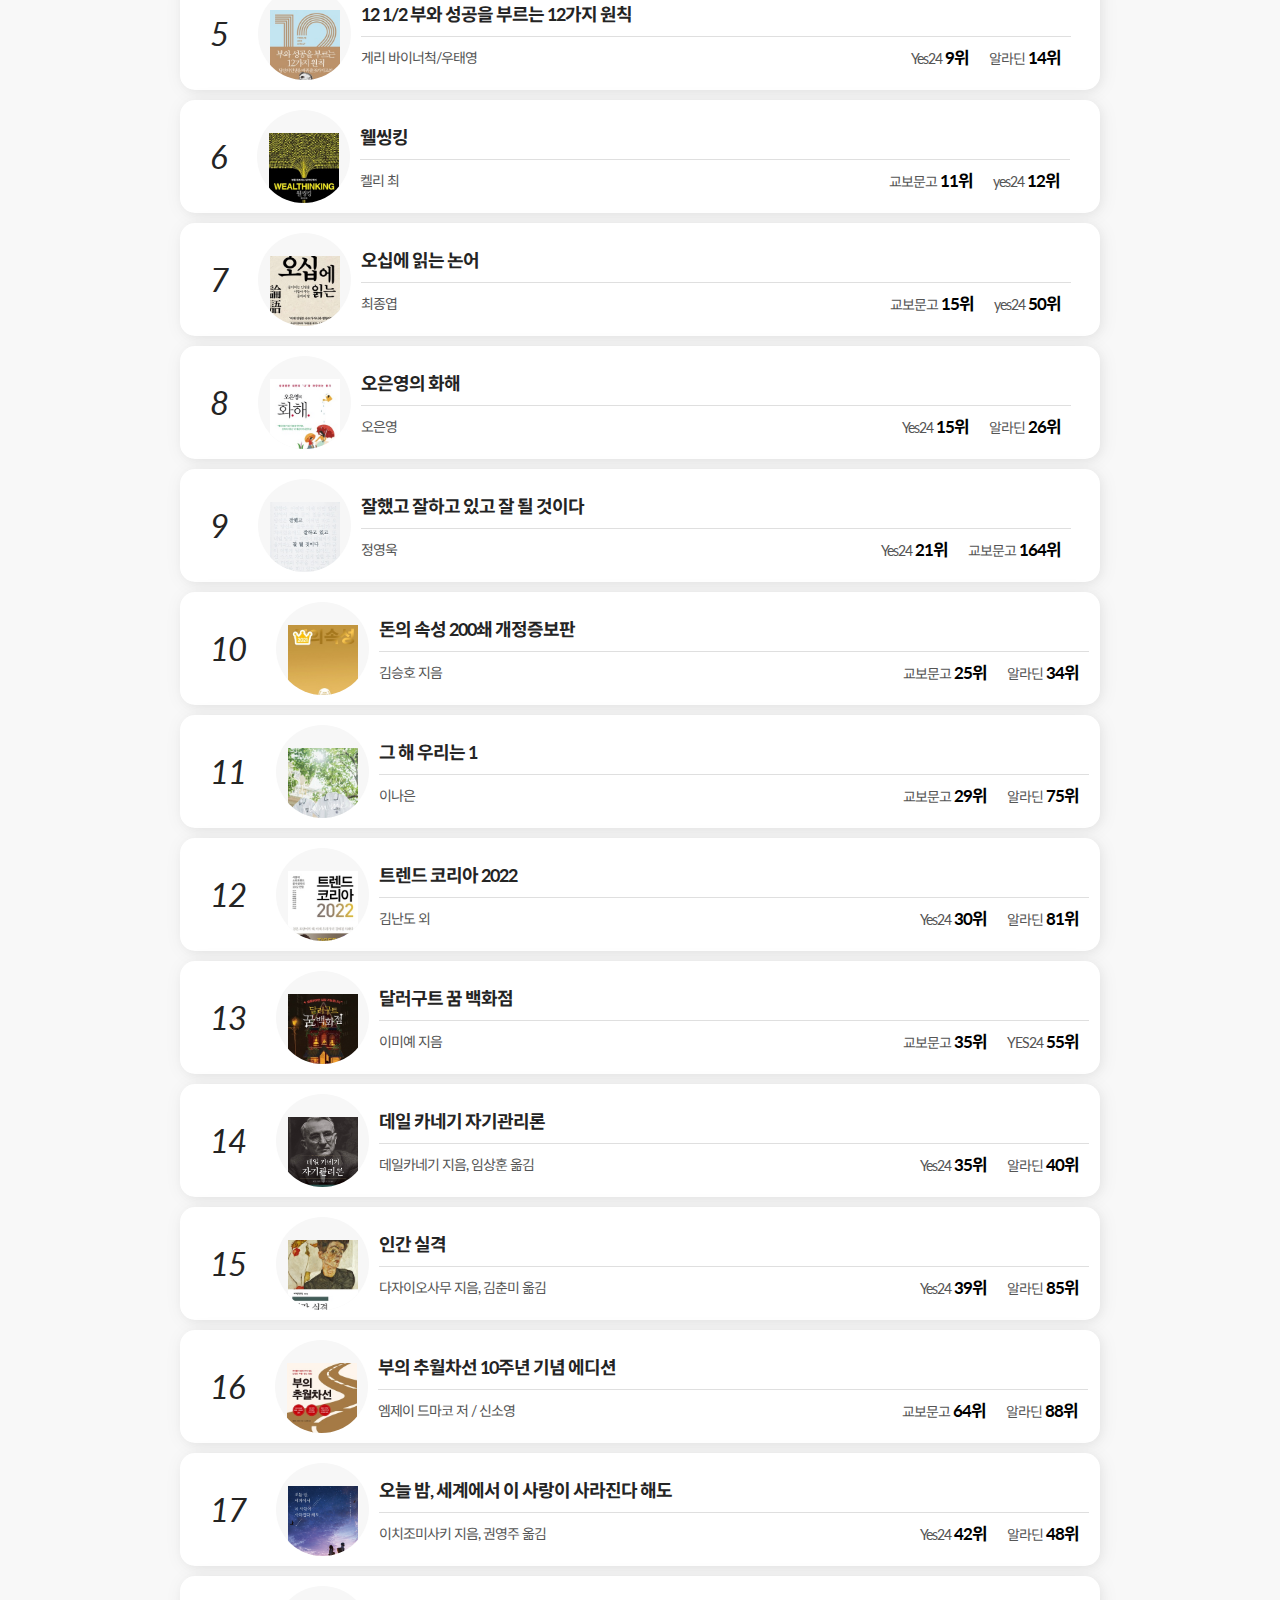
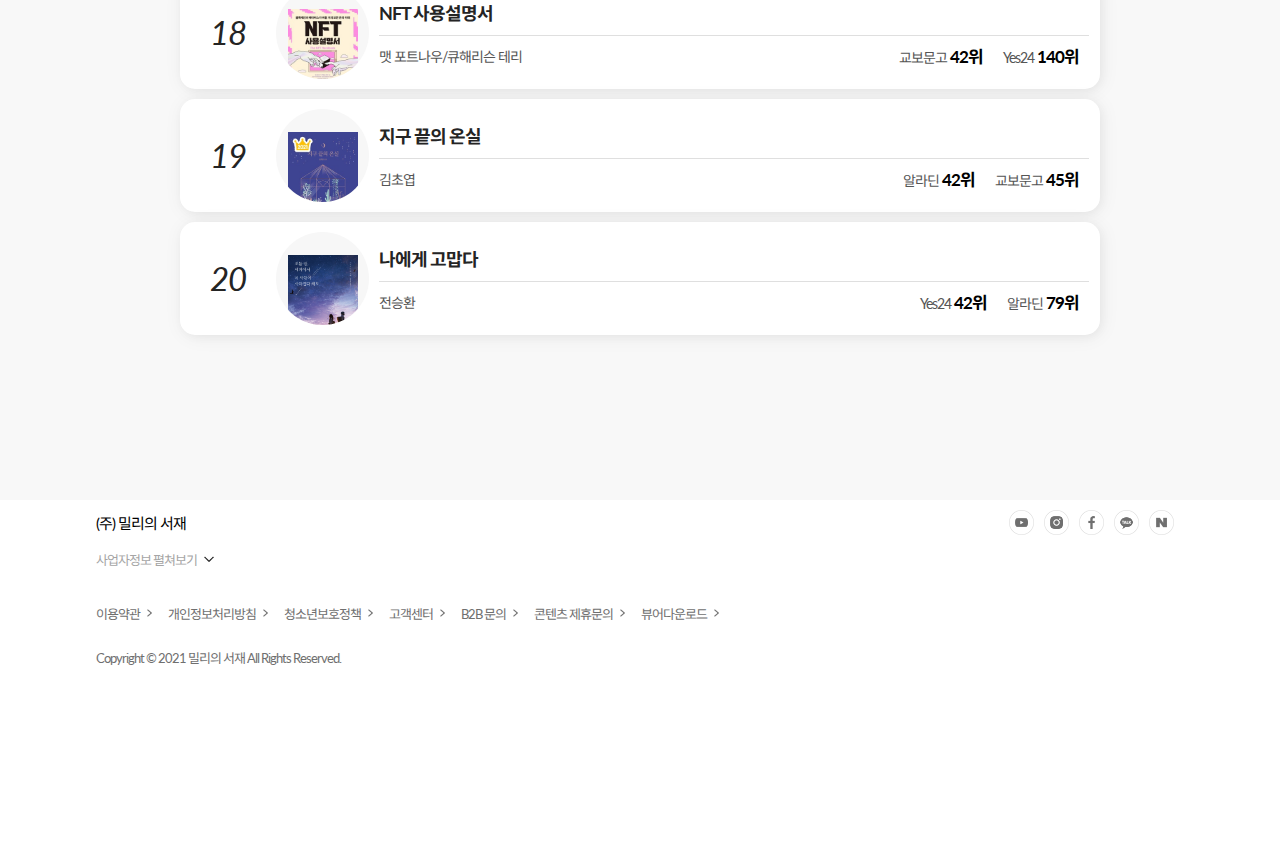
<file: millie/sub.html>
<!DOCTYPE html>
<html lang="en">

<head>
  <meta charset="UTF-8">
  <meta http-equiv="X-UA-Compatible" content="IE=edge">
  <meta name="viewport" content="width=device-width, initial-scale=1.0">
  <title>베스트셀러</title>
  <link href="img/millie_logo.jpg" rel="shortcut icon" type="image/x-icon">

  <link href=css/reset.css rel="stylesheet">
  <link href=css/sub.css rel="stylesheet">
  <link href=css/sub_max840.css rel="stylesheet">
  <link href=css/sub_min841+max990.css rel="stylesheet">
  <link href=css/sub_min991.css rel="stylesheet">

  <script src="https://ajax.aspnetcdn.com/ajax/jQuery/jquery-3.6.0.min.js"></script>
  <script src="js/main.js"></script>
</head>

<body>
  <div id="wrap">
    <header id="headerwrap">
      <a href="main.html">
        <div id="header1"><img src="img/logo.png" alt="logo"></div>
      </a>
      <div id="header2">
        <p>기업문의</p>
        <div id="header3"><button>로그인</button></div>
      </div>
    </header>

    <div id="slider">
      <div id="slider1">
        <div class="innerwrap">
          <div id="slider1-1">
            <img src="img/sub/slide2.png" alt="img">
            <img src="img/sub/slide3.png" alt="img">
          </div>
          <div id="slider2">
            <img src="img/sub/slide1.png" alt="img">
          </div>
        </div>
      </div>
    </div>

    <section id="section1">
      <div class="innerwrap">

        <div id="subsection1-3">
          <div id="subsection1-3-1">
            <h4>주간 차트 1위 - 20위</h4>
            <p class="fontstyle0">서점 3사 100위 내, 70권을 밀리에서 만나보세요.</p>
            <div id="subsection1-3-1-1">
              <div class="ranking">
                <div class="rank">
                  <img src="img/sub/ranking2.png" alt="rank">
                </div>
                <div class="imgwrap"><img src="img/sub/section1-1.jpg" alt="img"></div>
                <div class="ranking-2">
                  <div class="ranking-2-1">
                    <h5>물고기는 존재하지 않는다</h5>
                    <p class="fontstyle1">룰루밀러/정지인</p>
                  </div>
                  <div class="ranking-2-2">
                    <div>
                      <p class="fontstyle2">알라딘</p>
                      <p class="fontstyle3">1위</p>
                    </div>
                    <div>
                      <p class="fontstyle2">교보문고</p>
                      <p class="fontstyle3">2위</p>
                    </div>
                  </div>
                </div>
              </div>

              <div class="ranking">
                <div class="rank">
                  <img src="img/sub/ranking1.png" alt="rank">
                </div>
                <div class="imgwrap"><img src="img/sub/section1-2.jpg" alt="img"></div>
                <div class="ranking-2">
                  <div class="ranking-2-1">
                    <h5>불편한 편의점</h5>
                    <p class="fontstyle1">김호연 지음</p>
                  </div>
                  <div class="ranking-2-2">
                    <div>
                      <p class="fontstyle2">교보문고</p>
                      <p class="fontstyle3">1위</p>
                    </div>
                    <div>
                      <p class="fontstyle2">YES24</p>
                      <p class="fontstyle3">4위</p>
                    </div>
                  </div>
                </div>
              </div>

              <div class="ranking">
                <div class="rank">
                  <img src="img/sub/ranking3.png" alt="rank">
                </div>
                <div class="imgwrap"><img src="img/sub/section1-3.jpg" alt="img"></div>
                <div class="ranking-2">
                  <div class="ranking-2-1">
                    <h5>세븐 테크</h5>
                    <p class="fontstyle1">김미경 외</p>
                  </div>
                  <div class="ranking-2-2">
                    <div>
                      <p class="fontstyle2">알라딘</p>
                      <p class="fontstyle3">1위</p>
                    </div>
                    <div>
                      <p class="fontstyle2">교보문고</p>
                      <p class="fontstyle3">2위</p>
                    </div>
                  </div>
                </div>
              </div>


            </div>
          </div>

          <div id="subsection1-3-2">
            <div class="section1-3-2-box">
              <p class="fontstyle4">4</p>
              <div class="section1-3-imgbox">
                <img src="img/sub/section2-1.jpg" alt="img">
              </div>
              <div class="section1-3-2-1">
                <div>
                  <h5>이어령의 마지막 수업</h5>
                </div>
                <div class="section1-3-2-2">
                  <div class="section1-3-2-2-1">
                    <p class="fontstyle1">김지수, 이어령</p>
                  </div>
                  <div class="section1-3-2-2-2">
                    <p class="fontstyle1">교보문고 <span> 4위</span></p>
                    <p class="fontstyle1">yes24 <span> 11위</span></p>
                  </div>
                </div>
              </div>
            </div>

            <div class="section1-3-2-box">
              <p class="fontstyle4">5</p>
              <div class="section1-3-imgbox">
                <img src="img/sub/section2-2.jpg" alt="img">
              </div>
              <div class="section1-3-2-1">
                <div>
                  <h5>12 1/2 부와 성공을 부르는 12가지 원칙</h5>
                </div>
                <div class="section1-3-2-2">
                  <div class="section1-3-2-2-1">
                    <p class="fontstyle1">게리 바이너척/우태영</p>
                  </div>
                  <div class="section1-3-2-2-2">
                    <p class="fontstyle1">Yes24 <span> 9위</span></p>
                    <p class="fontstyle1">알라딘 <span> 14위</span></p>
                  </div>
                </div>
              </div>
            </div>

            <div class="section1-3-2-box">
              <p class="fontstyle4">6</p>
              <div class="section1-3-imgbox">
                <img src="img/sub/section2-3.jpg" alt="img">
              </div>
              <div class="section1-3-2-1">
                <div>
                  <h5>웰씽킹</h5>
                </div>
                <div class="section1-3-2-2">
                  <div class="section1-3-2-2-1">
                    <p class="fontstyle1">켈리 최</p>
                  </div>
                  <div class="section1-3-2-2-2">
                    <p class="fontstyle1">교보문고 <span> 11위</span></p>
                    <p class="fontstyle1">yes24 <span> 12위</span></p>
                  </div>
                </div>
              </div>
            </div>

            <div class="section1-3-2-box">
              <p class="fontstyle4">7</p>
              <div class="section1-3-imgbox">
                <img src="img/sub/section2-4.jpg" alt="img">
              </div>
              <div class="section1-3-2-1">
                <div>
                  <h5>오십에 읽는 논어</h5>
                </div>
                <div class="section1-3-2-2">
                  <div class="section1-3-2-2-1">
                    <p class="fontstyle1">최종엽</p>
                  </div>
                  <div class="section1-3-2-2-2">
                    <p class="fontstyle1">교보문고 <span> 15위</span></p>
                    <p class="fontstyle1">yes24 <span> 50위</span></p>
                  </div>
                </div>
              </div>
            </div>

            <div class="section1-3-2-box">
              <p class="fontstyle4">8</p>
              <div class="section1-3-imgbox">
                <img src="img/sub/section2-5.jpg" alt="img">
              </div>
              <div class="section1-3-2-1">
                <div>
                  <h5>오은영의 화해</h5>
                </div>
                <div class="section1-3-2-2">
                  <div class="section1-3-2-2-1">
                    <p class="fontstyle1">오은영</p>
                  </div>
                  <div class="section1-3-2-2-2">
                    <p class="fontstyle1">Yes24 <span> 15위</span></p>
                    <p class="fontstyle1">알라딘 <span> 26위</span></p>
                  </div>
                </div>
              </div>
            </div>

            <div class="section1-3-2-box">
              <p class="fontstyle4">9</p>
              <div class="section1-3-imgbox">
                <img src="img/sub/section2-6.jpg" alt="img">
              </div>
              <div class="section1-3-2-1">
                <div>
                  <h5>잘했고 잘하고 있고 잘 될 것이다</h5>
                </div>
                <div class="section1-3-2-2">
                  <div class="section1-3-2-2-1">
                    <p class="fontstyle1">정영욱</p>
                  </div>
                  <div class="section1-3-2-2-2">
                    <p class="fontstyle1">Yes24 <span> 21위</span></p>
                    <p class="fontstyle1">교보문고 <span> 164위</span></p>
                  </div>
                </div>
              </div>
            </div>

            <div class="section1-3-2-box">
              <p class="fontstyle4">10</p>
              <div class="section1-3-imgbox">
                <img src="img/sub/section2-7.jpg" alt="img">
              </div>
              <div class="section1-3-2-1">
                <div>
                  <h5>돈의 속성 200쇄 개정증보판</h5>
                </div>
                <div class="section1-3-2-2">
                  <div class="section1-3-2-2-1">
                    <p class="fontstyle1">김승호 지음</p>
                  </div>
                  <div class="section1-3-2-2-2">
                    <p class="fontstyle1">교보문고 <span> 25위</span></p>
                    <p class="fontstyle1">알라딘 <span> 34위</span></p>
                  </div>
                </div>
              </div>
            </div>

            <div class="section1-3-2-box">
              <p class="fontstyle4">11</p>
              <div class="section1-3-imgbox">
                <img src="img/sub/section2-8.jpg" alt="img">
              </div>
              <div class="section1-3-2-1">
                <div>
                  <h5>
                    그 해 우리는 1</h5>
                </div>
                <div class="section1-3-2-2">
                  <div class="section1-3-2-2-1">
                    <p class="fontstyle1">이나은</p>
                  </div>
                  <div class="section1-3-2-2-2">
                    <p class="fontstyle1">교보문고 <span> 29위</span></p>
                    <p class="fontstyle1">알라딘 <span> 75위</span></p>
                  </div>
                </div>
              </div>
            </div>

            <div class="section1-3-2-box">
              <p class="fontstyle4">12</p>
              <div class="section1-3-imgbox">
                <img src="img/sub/section2-9.jpg" alt="img">
              </div>
              <div class="section1-3-2-1">
                <div>
                  <h5>
                    트렌드 코리아 2022</h5>
                </div>
                <div class="section1-3-2-2">
                  <div class="section1-3-2-2-1">
                    <p class="fontstyle1">김난도 외</p>
                  </div>
                  <div class="section1-3-2-2-2">
                    <p class="fontstyle1">Yes24 <span> 30위</span></p>
                    <p class="fontstyle1">알라딘 <span> 81위</span></p>
                  </div>
                </div>
              </div>
            </div>

            <div class="section1-3-2-box">
              <p class="fontstyle4">13</p>
              <div class="section1-3-imgbox">
                <img src="img/sub/section2-10.jpg" alt="img">
              </div>
              <div class="section1-3-2-1">
                <div>
                  <h5>달러구트 꿈 백화점</h5>
                </div>
                <div class="section1-3-2-2">
                  <div class="section1-3-2-2-1">
                    <p class="fontstyle1">이미예 지음</p>
                  </div>
                  <div class="section1-3-2-2-2">
                    <p class="fontstyle1">교보문고 <span> 35위</span></p>
                    <p class="fontstyle1">YES24 <span> 55위</span></p>
                  </div>
                </div>
              </div>
            </div>

            <div class="section1-3-2-box">
              <p class="fontstyle4">14</p>
              <div class="section1-3-imgbox">
                <img src="img/sub/section2-11.jpg" alt="img">
              </div>
              <div class="section1-3-2-1">
                <div>
                  <h5>데일 카네기 자기관리론</h5>
                </div>
                <div class="section1-3-2-2">
                  <div class="section1-3-2-2-1">
                    <p class="fontstyle1">데일카네기 지음, 임상훈 옮김</p>
                  </div>
                  <div class="section1-3-2-2-2">
                    <p class="fontstyle1">Yes24 <span> 35위</span></p>
                    <p class="fontstyle1">알라딘 <span> 40위</span></p>
                  </div>
                </div>
              </div>
            </div>

            <div class="section1-3-2-box">
              <p class="fontstyle4">15</p>
              <div class="section1-3-imgbox">
                <img src="img/sub/section2-12.jpg" alt="img">
              </div>
              <div class="section1-3-2-1">
                <div>
                  <h5>
                    인간 실격</h5>
                </div>
                <div class="section1-3-2-2">
                  <div class="section1-3-2-2-1">
                    <p class="fontstyle1">다자이오사무 지음, 김춘미 옮김</p>
                  </div>
                  <div class="section1-3-2-2-2">
                    <p class="fontstyle1">Yes24 <span> 39위</span></p>
                    <p class="fontstyle1">알라딘 <span> 85위</span></p>
                  </div>
                </div>
              </div>
            </div>

            <div class="section1-3-2-box">
              <p class="fontstyle4">16</p>
              <div class="section1-3-imgbox">
                <img src="img/sub/section2-13.jpg" alt="img">
              </div>
              <div class="section1-3-2-1">
                <div>
                  <h5>부의 추월차선 10주년 기념 에디션</h5>
                </div>
                <div class="section1-3-2-2">
                  <div class="section1-3-2-2-1">
                    <p class="fontstyle1">엠제이 드마코 저 / 신소영</p>
                  </div>
                  <div class="section1-3-2-2-2">
                    <p class="fontstyle1">교보문고 <span> 64위</span></p>
                    <p class="fontstyle1">알라딘 <span> 88위</span></p>
                  </div>
                </div>
              </div>
            </div>

            <div class="section1-3-2-box">
              <p class="fontstyle4">17</p>
              <div class="section1-3-imgbox">
                <img src="img/sub/section2-14.jpg" alt="img">
              </div>
              <div class="section1-3-2-1">
                <div>
                  <h5>오늘 밤, 세계에서 이 사랑이 사라진다 해도</h5>
                </div>
                <div class="section1-3-2-2">
                  <div class="section1-3-2-2-1">
                    <p class="fontstyle1">이치조미사키 지음, 권영주 옮김</p>
                  </div>
                  <div class="section1-3-2-2-2">
                    <p class="fontstyle1">Yes24 <span> 42위</span></p>
                    <p class="fontstyle1">알라딘 <span> 48위</span></p>
                  </div>
                </div>
              </div>
            </div>

            <div class="section1-3-2-box">
              <p class="fontstyle4">18</p>
              <div class="section1-3-imgbox">
                <img src="img/sub/section2-15.jpg" alt="img">
              </div>
              <div class="section1-3-2-1">
                <div>
                  <h5>NFT 사용설명서</h5>
                </div>
                <div class="section1-3-2-2">
                  <div class="section1-3-2-2-1">
                    <p class="fontstyle1">맷 포트나우/큐해리슨 테리</p>
                  </div>
                  <div class="section1-3-2-2-2">
                    <p class="fontstyle1">교보문고 <span> 42위</span></p>
                    <p class="fontstyle1">Yes24 <span> 140위</span></p>
                  </div>
                </div>
              </div>
            </div>

            <div class="section1-3-2-box">
              <p class="fontstyle4">19</p>
              <div class="section1-3-imgbox">
                <img src="img/sub/section2-16.jpg" alt="img">
              </div>
              <div class="section1-3-2-1">
                <div>
                  <h5>지구 끝의 온실</h5>
                </div>
                <div class="section1-3-2-2">
                  <div class="section1-3-2-2-1">
                    <p class="fontstyle1">김초엽</p>
                  </div>
                  <div class="section1-3-2-2-2">
                    <p class="fontstyle1">알라딘 <span> 42위</span></p>
                    <p class="fontstyle1">교보문고 <span> 45위</span></p>
                  </div>
                </div>
              </div>
            </div>

            <div class="section1-3-2-box">
              <p class="fontstyle4">20</p>
              <div class="section1-3-imgbox">
                <img src="img/sub/section2-14.jpg" alt="img">
              </div>
              <div class="section1-3-2-1">
                <div>
                  <h5>나에게 고맙다</h5>
                </div>
                <div class="section1-3-2-2">
                  <div class="section1-3-2-2-1">
                    <p class="fontstyle1">전승환</p>
                  </div>
                  <div class="section1-3-2-2-2">
                    <p class="fontstyle1">Yes24 <span> 42위</span></p>
                    <p class="fontstyle1">알라딘 <span> 79위</span></p>
                  </div>
                </div>
              </div>
            </div>

          </div>
          <!--subsection1-3-2 END-->
        </div>

      </div>
    </section>

    <footer>
      <div class="innerwrap">
        <div id="footer-1">
          <p class="fontstyle12">(주) 밀리의 서재</p>
          <div>
            <div id="footer1-1">
              <img src="img/footericon1.png" alt="img">
              <img src="img/footericon2.png" alt="img">
              <img src="img/footericon3.png" alt="img">
              <img src="img/footericon4.png" alt="img">
              <img src="img/footericon5.png" alt="img">
            </div>
          </div>
        </div>

        <div id="footer-2">
          <div id="footer2-0">
            <p>사업자정보 펼쳐보기</p>
            <img src="img/arrow-down.png" alt="arrow">
          </div>
          <div id="footer2-1" class="invisible">
            <p>대표이사 : 서영택 &nbsp; &nbsp; &nbsp; 사업자 등록번호 : 423-88-00370</p>
            <p>통신판매업 신고번호 : 2016-서울마포-2012호 &nbsp; &nbsp; &nbsp; &nbsp;주소 : 서울특별시 마포구 양화로 45, 16층 (메세나폴리스 세아타워)</p>
            <p>고객정보보호 책임자 : 김주영(jay@millie.town) &nbsp; &nbsp; &nbsp;마케팅 제휴 문의 : business@millie.town</p>
          </div>
        </div>

        <div id="footer-3">
          <span>이용약관
            <img src="img/arrow-right.png" alt="img">
          </span>
          <span>개인정보처리방침
            <img src="img/arrow-right.png" alt="img">
          </span>
          <span>청소년보호정책
            <img src="img/arrow-right.png" alt="img">
          </span>
          <span>고객센터
            <img src="img/arrow-right.png" alt="img">
          </span>
          <span>B2B 문의
            <img src="img/arrow-right.png" alt="img">
          </span>
          <span>콘텐츠 제휴문의
            <img src="img/arrow-right.png" alt="img">
          </span>
          <span>뷰어다운로드
            <img src="img/arrow-right.png" alt="img">
          </span>
        </div>

        <div id="footer-4">
          <p>Copyright © 2021 밀리의 서재 All Rights Reserved.</p>
        </div>
      </div>
    </footer>
  </div>
  <a href="#">
    <div id="popup">
      <p>첫 달 무료로 독서 시작하기</p>
    </div>
  </a>
</body>
</html>
</file>
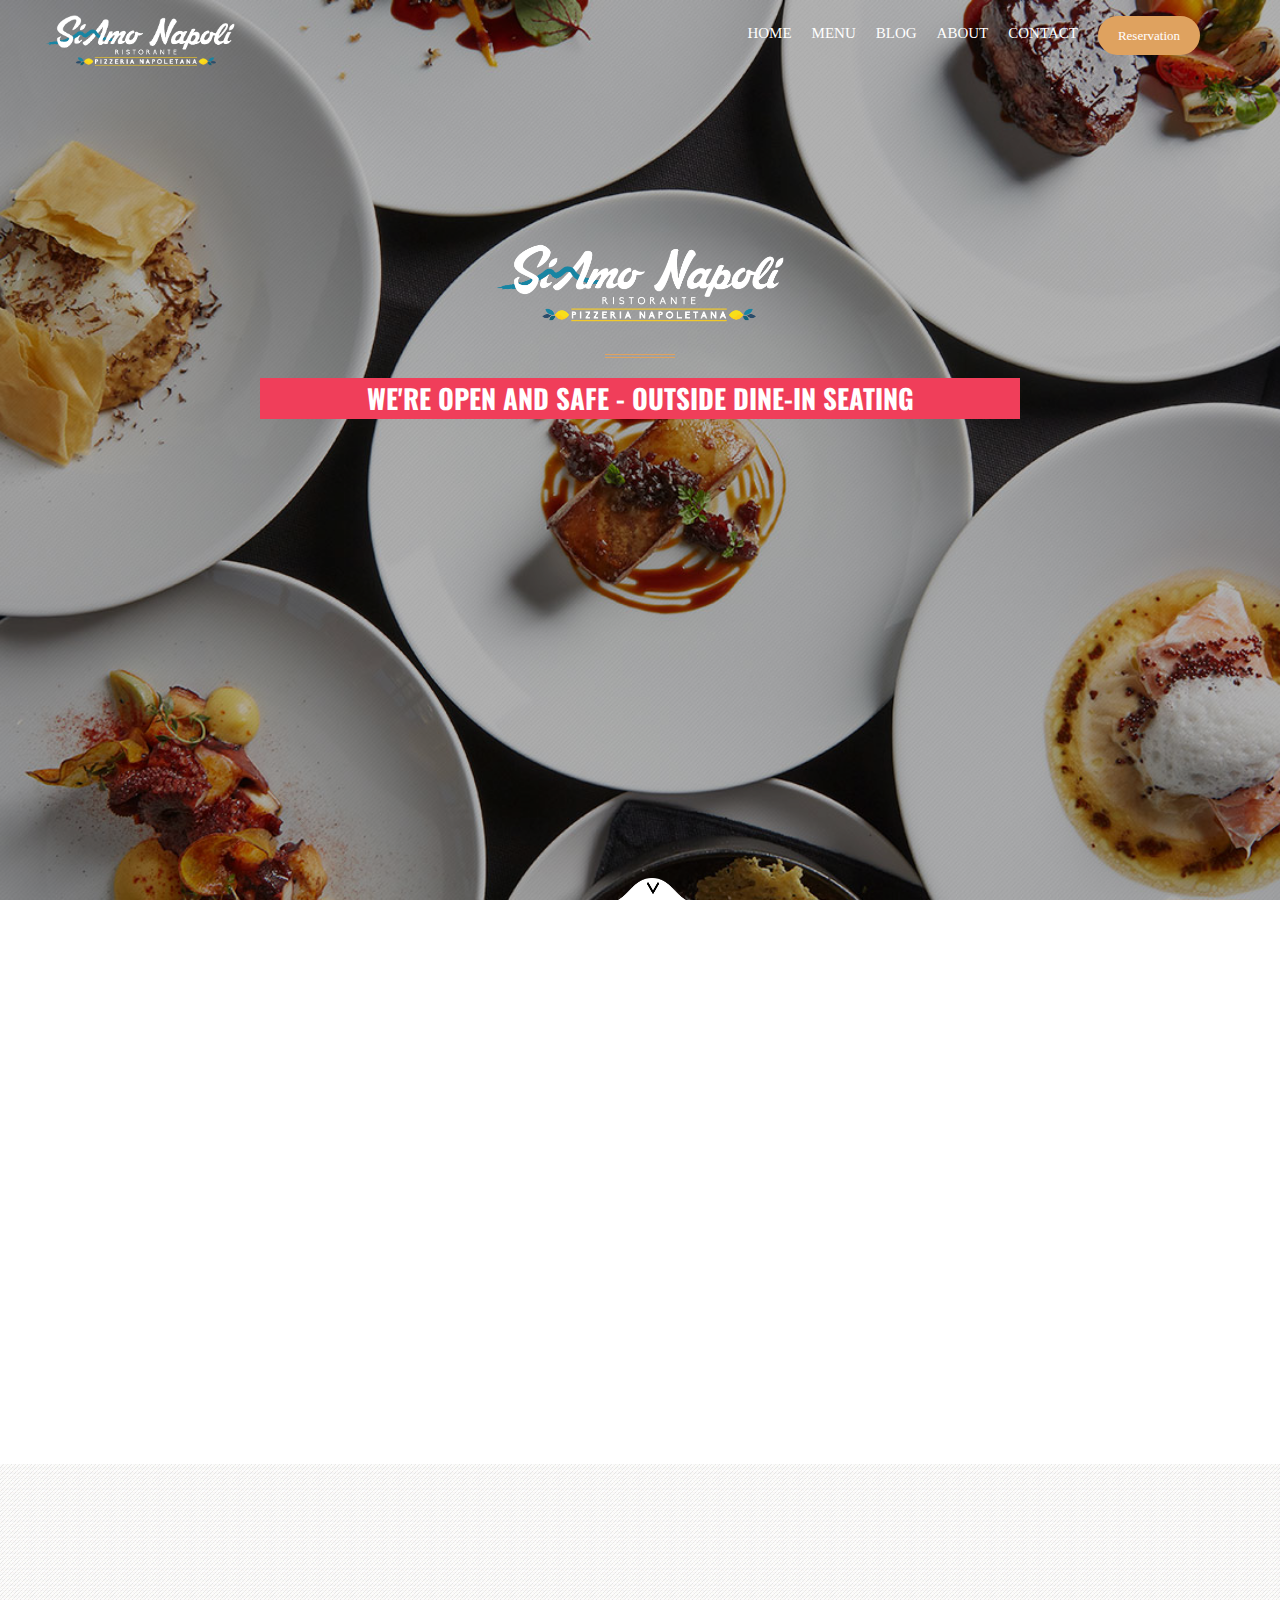
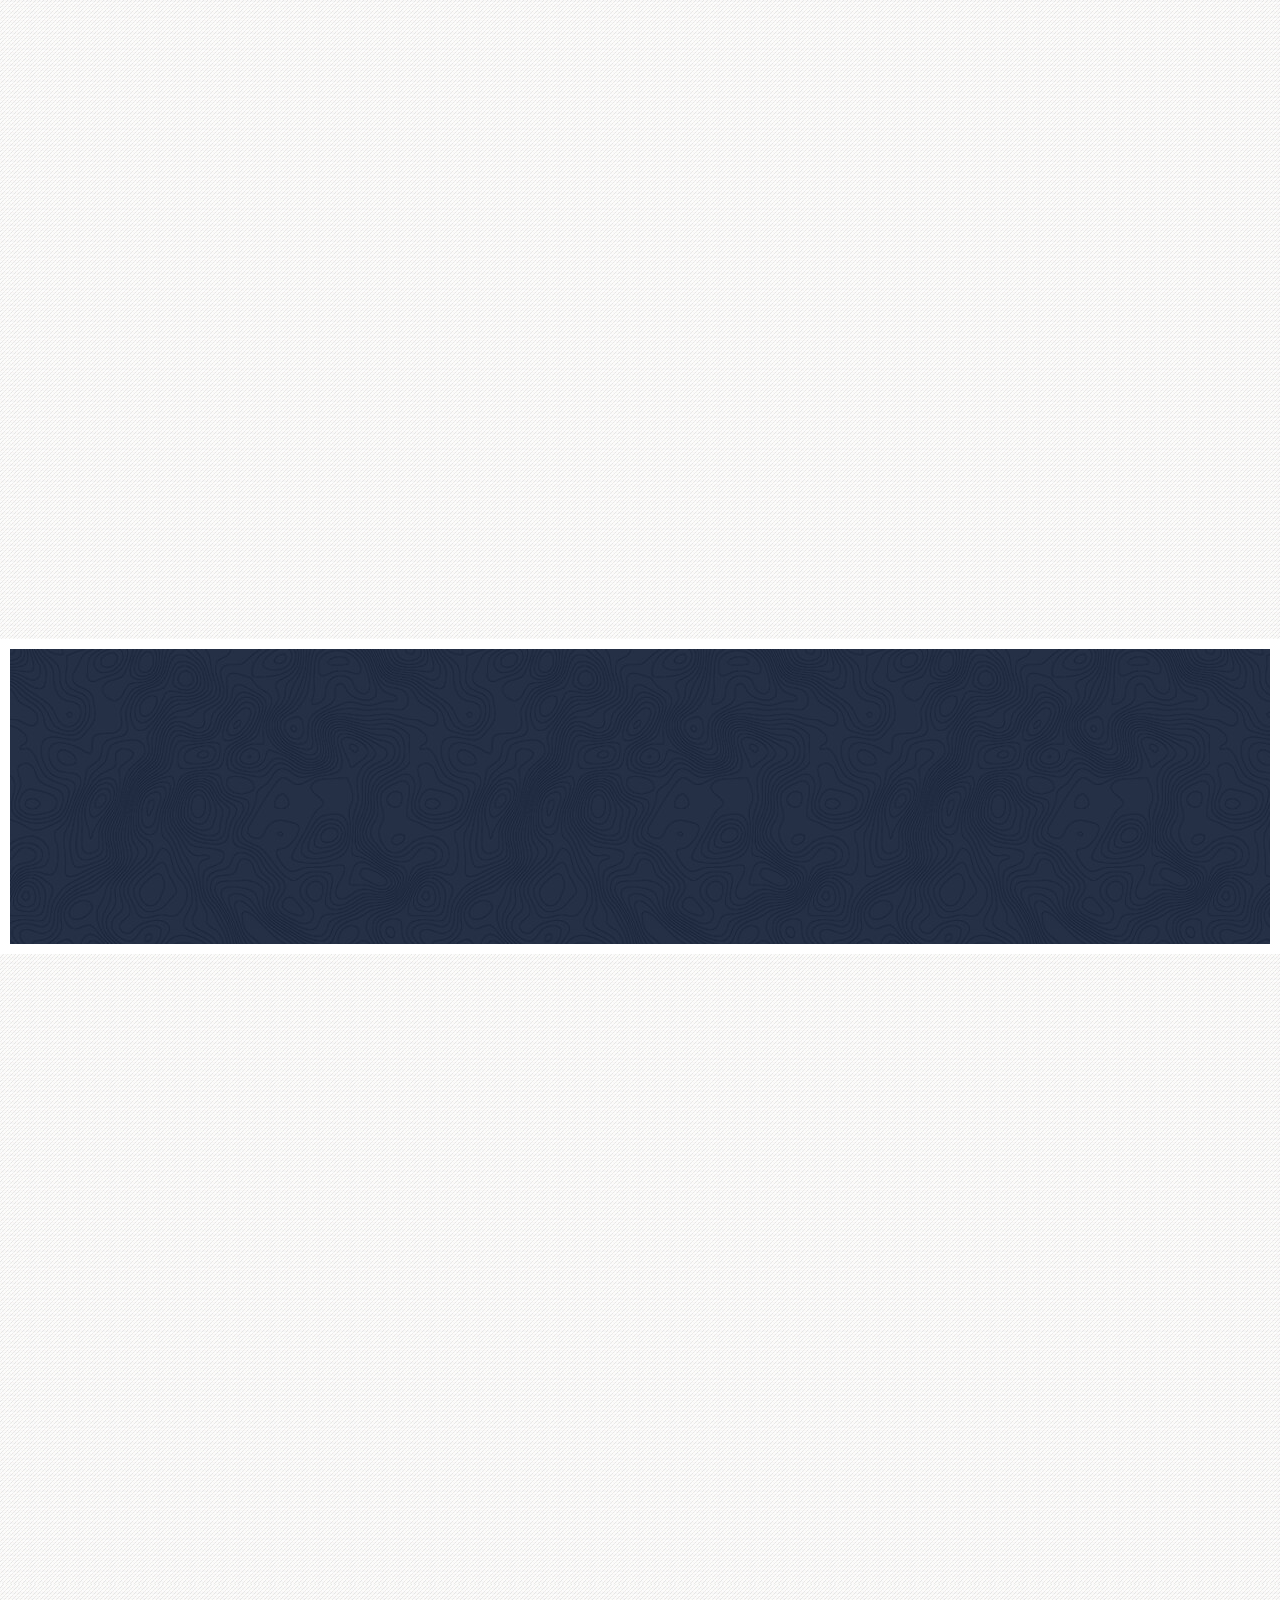
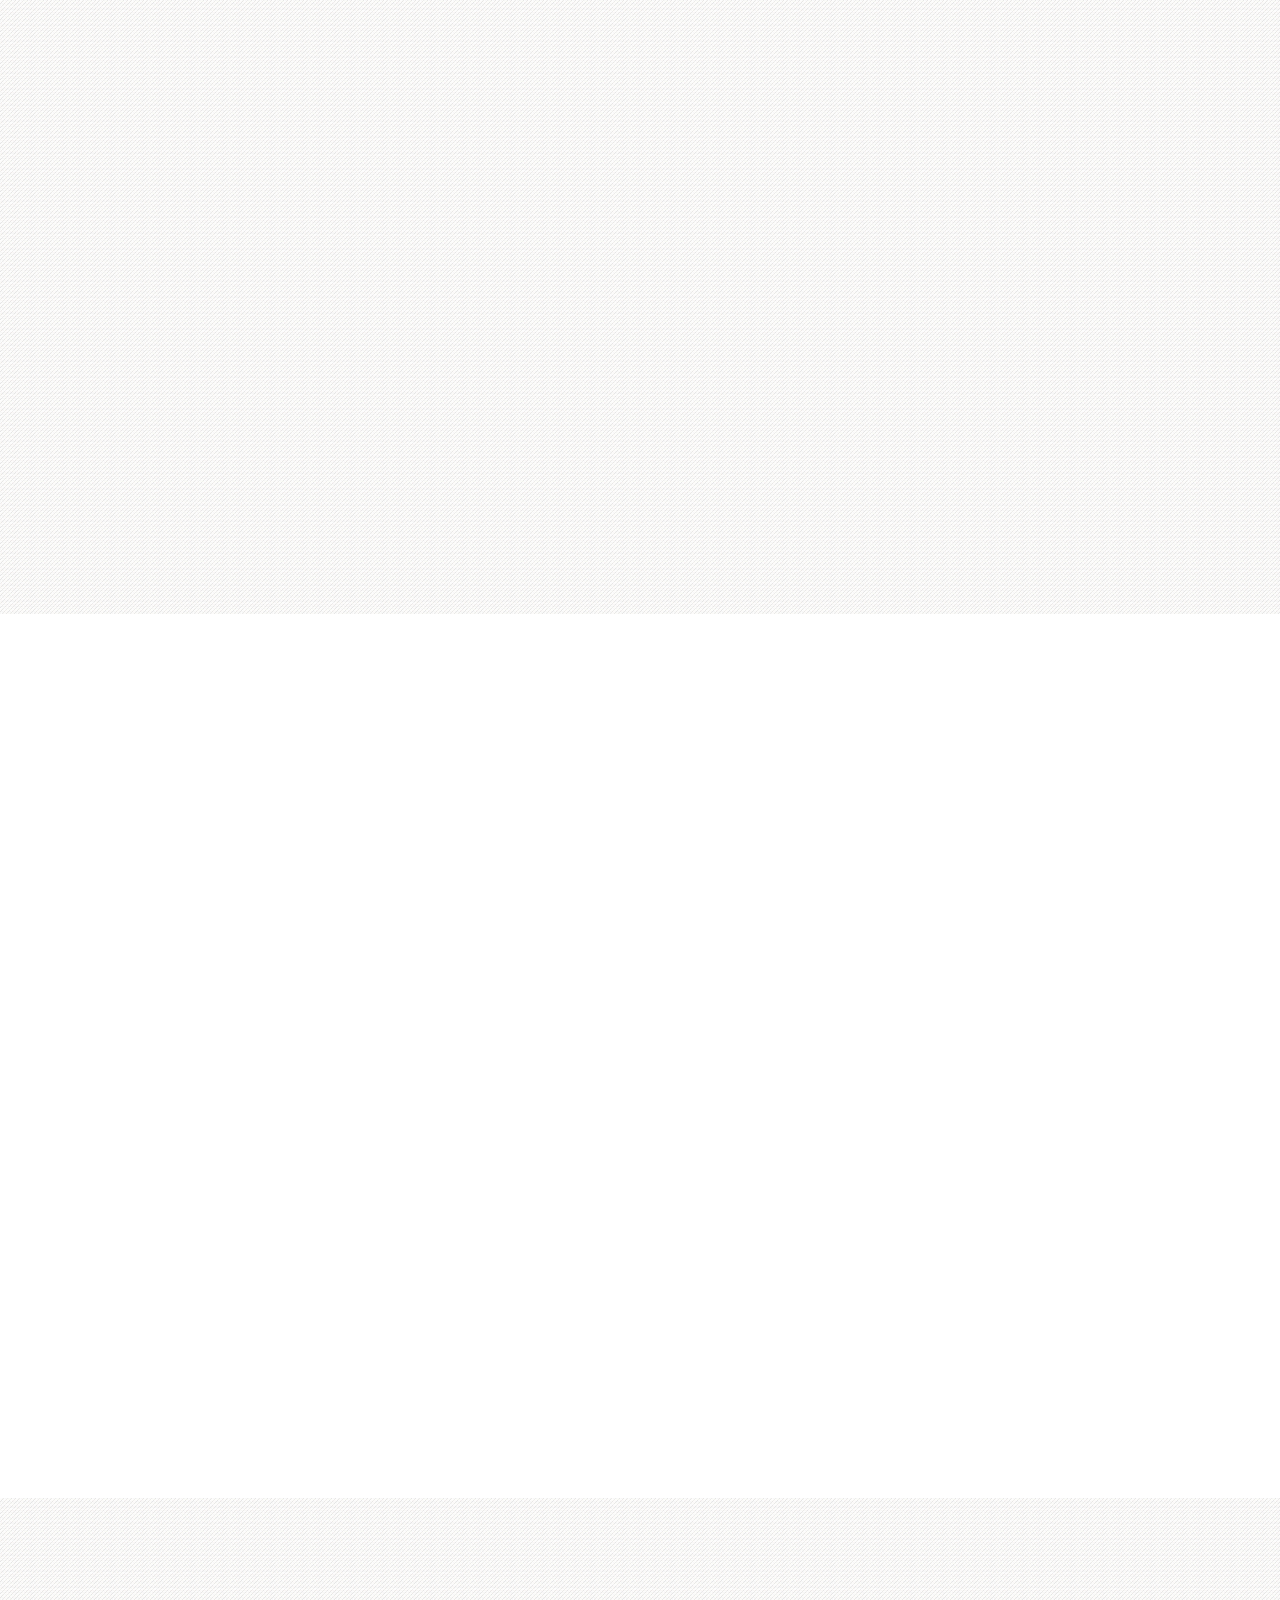
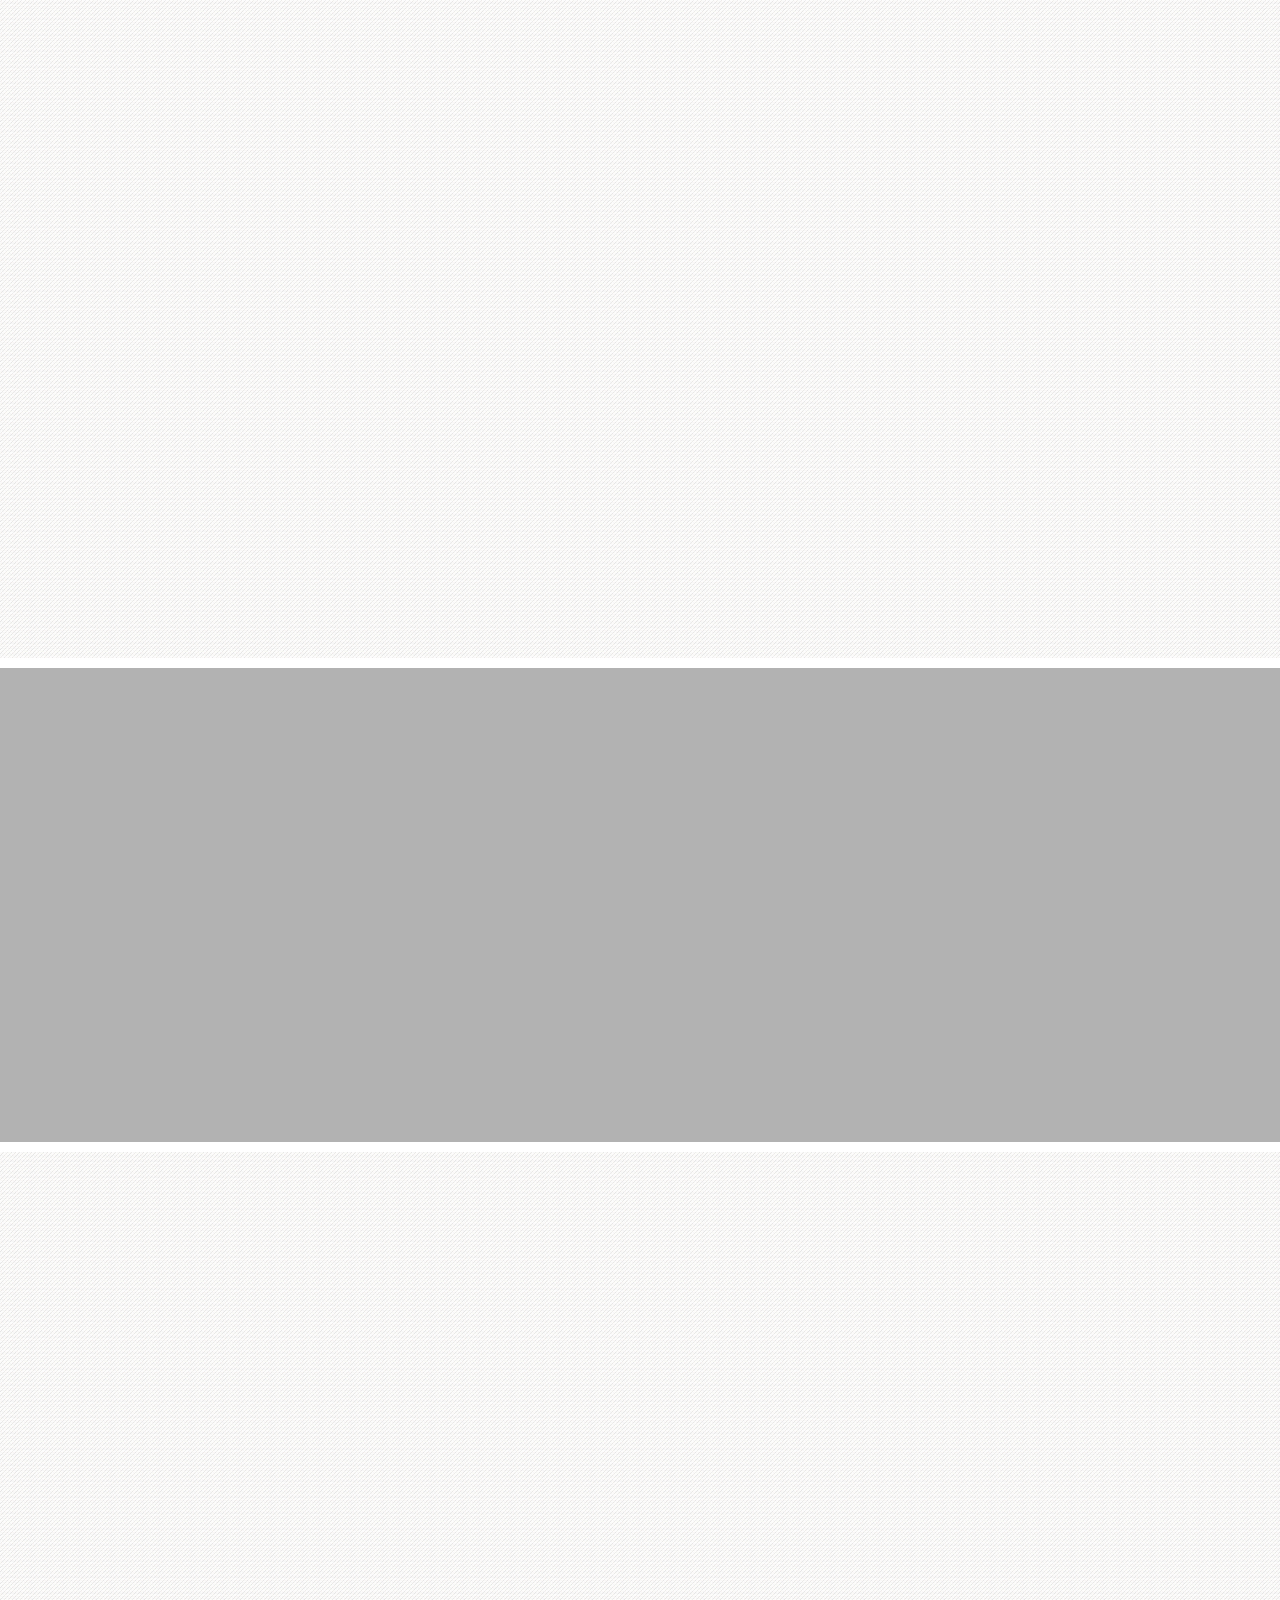
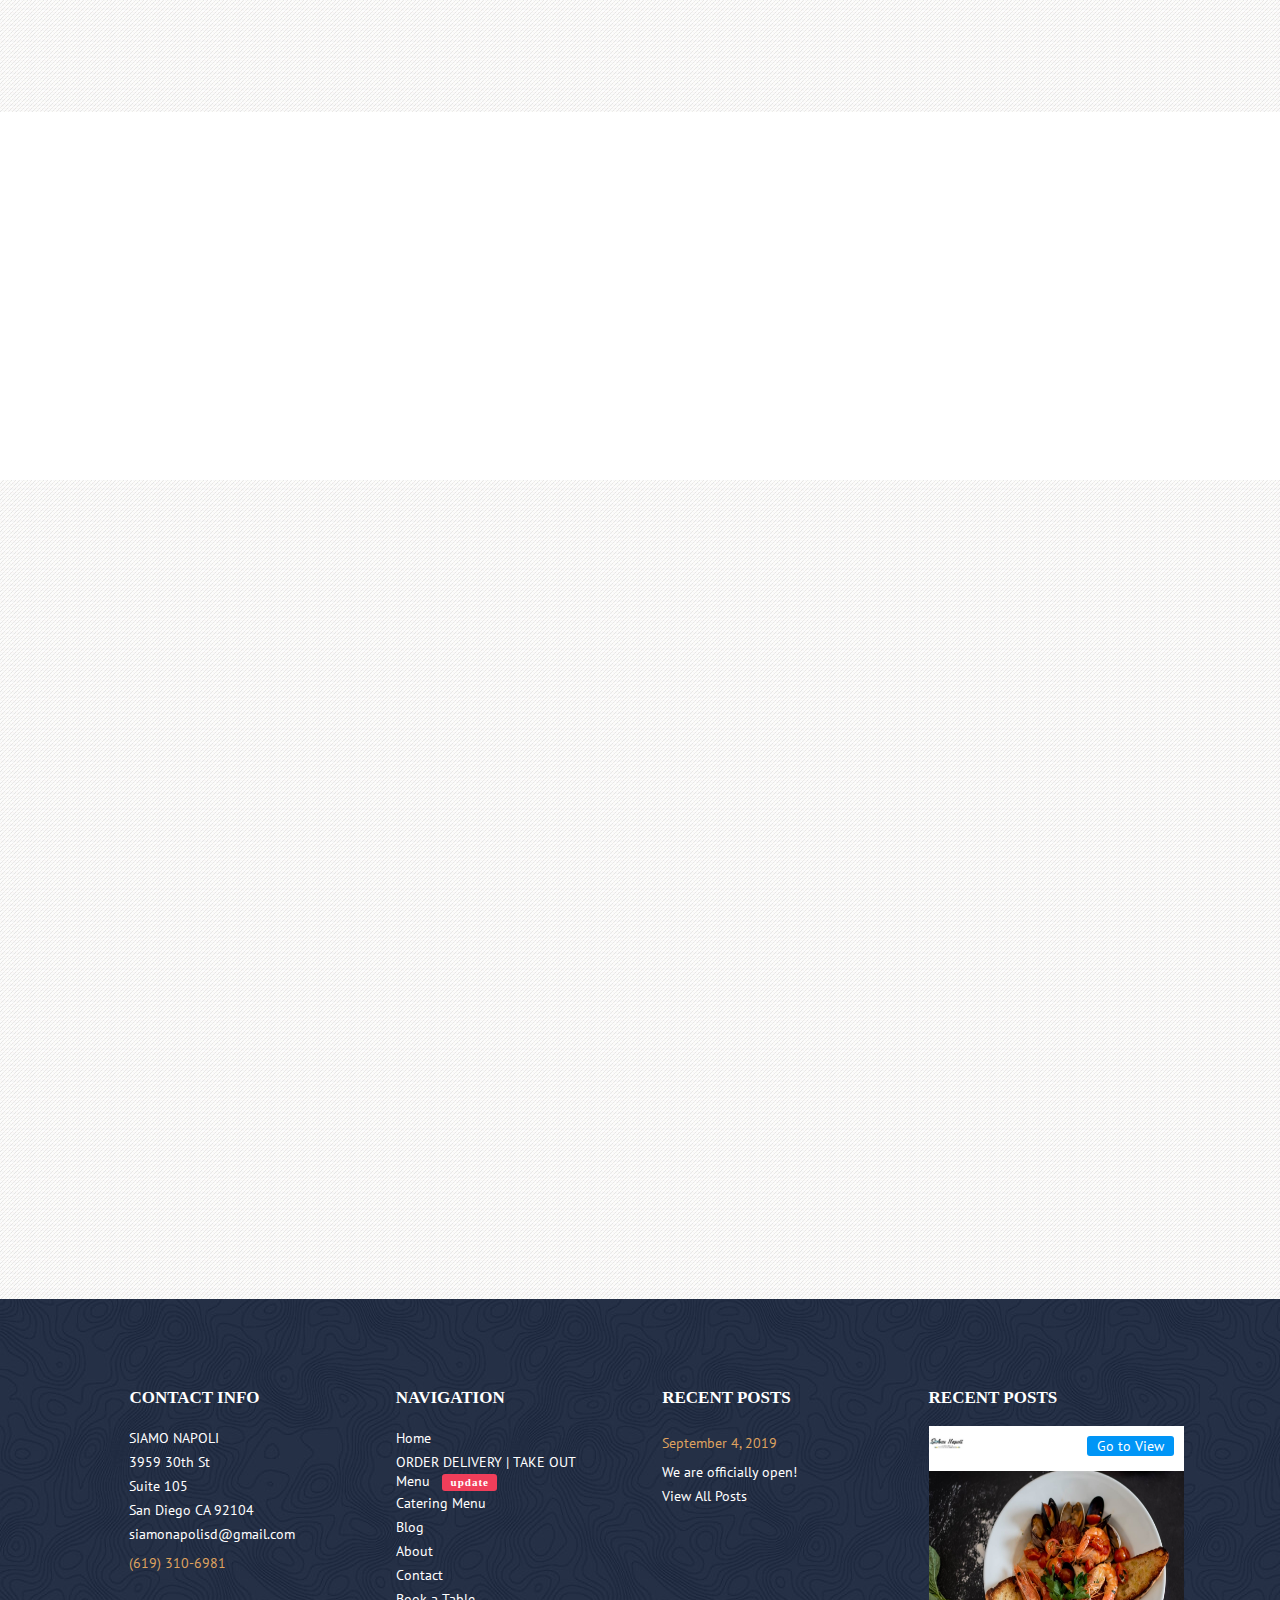
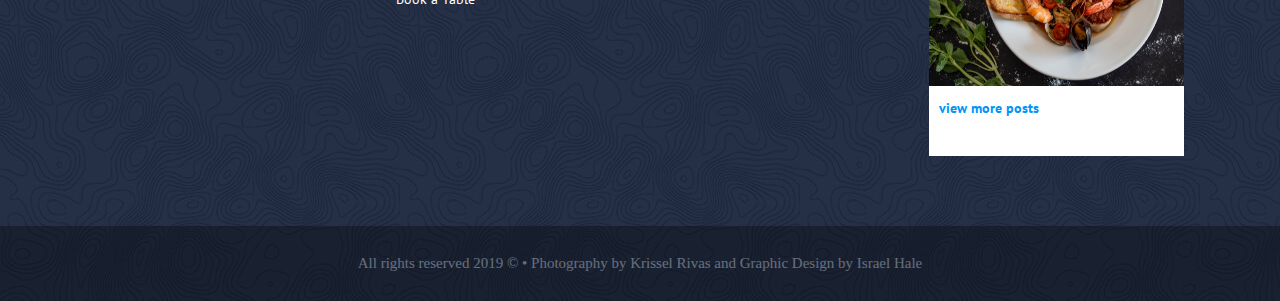
<file: SiamoNapoli/main.html>
<!DOCTYPE html>
<html lang="en">

<head>
	<meta charset="utf-8">
	<meta name="viewport" content="width=device-width, initial-scale=1">
	<title>Siamo Napoli - Dine in, Delivery & Take out.</title>
	<link href="css/reset.css" rel="stylesheet">
	<link href="css/common.css" rel="stylesheet">
	<link href="css/common_max740.css" rel="stylesheet">
	<link href="css/common_min741+max990.css" rel="stylesheet">
	<link href="css/common_min991.css" rel="stylesheet">
	<link href="css/main.css" rel="stylesheet">
	<link href="css/main_max740.css" rel="stylesheet">
	<link href="css/main_min741+max900.css" rel="stylesheet">
	<link href="css/main_min991.css" rel="stylesheet">

	<link href="img/main/shortcuticon.png" rel="shortcut icon" type="image/x-icon">

	<script src="https://ajax.aspnetcdn.com/ajax/jQuery/jquery-3.6.0.min.js"></script>
	<script src="js/main.js"></script>

</head>

<body>
	<div id="wrap">
		<header>
			<div id="upperheader0">
				<div id="upperheader">
					<div id="upperheader1">
						<a href="#"></a>
						<div id="menuicon"><img src="img/main/menuicon.png" alt="menu"></div>
					</div>
					<nav id="headernav">
						<ul>
							<li><a href="#">HOME</a></li>
							<li><a href="sub.html">MENU</a></li>
							<li><a href="sub.html">BLOG</a></li>
							<li><a href="sub.html">ABOUT</a></li>
							<li><a href="sub.html">CONTACT</a></li>
							<li><a href="sub.html" class="btn3 lastli">Reservation</a></li>
						</ul>
					</nav>
				</div>
			</div>


			<div class="innerwrap">
				<div id="lowerheader">
					<img src="img/main/logoimg.png" alt="img">
					<div class="goldenline"></div>
					<h3>WE'RE OPEN AND SAFE - OUTSIDE DINE-IN SEATING</h3>
					<p class="fontstyle1 slideinbottom0">We understand the need for your safety and we are happy to
						comply with current restrictions to ensure the health of our community. We are an authentic
						Italian restaurant located in North Park, San Diego specializing in Neapolitan Pizza and
						traditional food from Napoli. We offer limited outside dine-in seating with the necessary social
						distancing practices for everyone's safety. Please call to inquire seating availability. In
						addition, we offer delivery and take-out options via Toast. We look forward to serving you.</p>
					<a href="sub.html" class="btn1 slideinbottom0">TOAST ORDER DELIVERY | TAKE OUT NOW</a>
					<a href="sub.html" class="btn2 slideinbottom0">View Menus</a>
				</div>
			</div>
			<a href="#target1">
				<div id="arrowwrap"><img src="img/main/Arrow-down.png" alt="img"></div>
			</a>
		</header>

		<div id="section1" class="section">
			<div class="sectionheader" id="target1">
				<div class="fontstyle3 slideinbottom">Discover</div>
				<h2 class="slideinbottom">NEW FLAVORS</h2>
				<div class="goldenline slideinbottom"></div>
			</div>
			<p class="fontstyle2 slideinbottom" id="sec11">Italian cuisine is nothing new in San Diego. But finding
				traditional Neapolitan dishes and desserts is only possible thanks to us. Italy produces various dishes
				depending on the region. Well, Naples has excellent sea<br>
				food and, in case you didn't know, where pizza was first invented. So come and explore the new flavors
				that will surprise your palette. So yeah, there's much more to Italian cuisine than lasagna.</p>
			<a href="sub.html" class="btn3 slideinbottom">More About Us</a>
		</div>
		<!--id="section1" end-->

		<div id="section2" class="section">

			<div class="sectionheader">
				<div class="fontstyle3 slideinbottom">Menu</div>
				<h2 class="slideinbottom">SPECIAL DISHES</h2>
				<div class="goldenline slideinbottom"></div>
			</div>
			<div class="innerwrap slideinbottom">
				<div class="section211">
					<img src="img/main/menu1.jpg" alt="foodimg">
					<div class="sec2icon">PIZZA</div>
					<div class="section212">
						<div class="section213">MARGHERITA</div>
						<div class="section214"></div>
						<div>$</div>
						<div>13.00</div>
					</div>
					<div class="section22">
						Pomodoro sauce, mozzarella, and basil, EVO Oil.
					</div>
					<div class="section23">
						<div class="fontstyle5">g.</div>
						<div class="section24">/</div>
						<div class="fontstyle5">cal.</div>
					</div>
				</div>

				<div class="section211">
					<img src="img/main/menu2.jpg" alt="foodimg">
					<div class="sec2icon">ANTIPASTI</div>
					<div class="section212">
						<div class="section213">COZZE</div>
						<div class="section214"></div>
						<div>$</div>
						<div>15.00</div>
					</div>
					<div class="section22">
						Steamed Carlsbad mussels, black pepper and local farm lemon.
					</div>
					<div class="section23">
						<div class="fontstyle5">g.</div>
						<div class="section24">/</div>
						<div class="fontstyle5">cal.</div>
					</div>
				</div>

				<div class="section211">
					<img src="img/main/menu3.jpg" alt="foodimg">
					<div class="sec2icon">DESSERTS</div>
					<div class="section212">
						<div class="section213">TIRAMISÙ</div>
						<div class="section214"></div>
						<div>$</div>
						<div>13.00</div>
					</div>
					<div class="section22">
						Mascarpone, coffee and chocolate.
					</div>
					<div class="section23">
						<div class="fontstyle5">g.</div>
						<div class="section24">/</div>
						<div class="fontstyle5">cal.</div>
					</div>
				</div>
			</div>
			<a href="sub.html" class="btn3 slideinbottom">View Full Menu</a>
		</div>
		<!--id="section2" end-->


		<div id="section3" class="section">
			<div id="section301">
				<a href="#">
					<img class="slideinbottom" src="img/main/icon1.png" alt="img">
					<h2 class="fontstyle6 slideinbottom">RESERVE A TABLE</h2>
				</a>
			</div>
		</div>
		<!--id="section3" end-->


		<div id="section4" class="section">
			<div>
				<div class="sidecard slideinleft"><img src="img/main/pic1.jpg" alt="img"></div>
				<div class="frame slideinright">
					<img src="img/main/icon2.png" alt="img">
					<h3 class="fontstyle4">BEAUTIFUL INTERIOR</h3>
					<div class="goldenline"></div>
					<p class="fontstyle2">Our interior design reflects both the classic Italian decorations with a
						modern twist. It will make you feel like you're absolutely at a restaurant in Naples.</p>
				</div>
			</div>
		</div>
		<!--id="section4" end-->


		<div id="section5" class="section">
			<div>
				<div class="frame frame2 slideinleft">
					<img src="img/main/icon3.png" alt="img">
					<h3 class="fontstyle4">ONLY FRESH FOOD</h3>
					<div class="goldenline"></div>
					<p class="fontstyle2">Great pasta starts with excellent flour. This is how we prep for our pasta
						dishes. You will be able to taste the difference!</p>
				</div>
				<div class="sidecard sidecard2 slideinright"><img src="img/main/pic2.jpg" alt="img"></div>
			</div>
		</div>
		<!--id="section5" end-->


		<div id="section6" class="section">
			<div class="sectionheader">
				<div class="fontstyle3 slideinbottom">More Dishes</div>
				<h2 class="slideinbottom">FROM OUR MENU</h2>
				<div class="goldenline slideinbottom"></div>
			</div>

			<div class="innerwrap slideinbottom">
				<div class="menubox">
					<div class="menubox1"><img src="img/main/menu1.jpg" alt="menuimg"></div>
					<div class="menubox2">
						<div class="menubox21">
							<div class="menubox211">RAVIOLI CON MELANZANA</div>
							<div class="menubox212"></div>
							<div>$</div>
							<div>20.00</div>
						</div>
						<div class="menubox3">
							Handmade ravioli filled with eggplant parmigiana, cherry tomato and parmigiano fondue.
						</div>
						<div class="menubox4">
							<div class="fontstyle5">g.</div>
							<div class="section24">/</div>
							<div class="fontstyle5">cal.</div>
							<div class="new">NEW</div>
						</div>
					</div>
				</div>

				<div class="menubox">
					<div class="menubox1"><img src="img/main/menu2.jpg" alt="menuimg"></div>
					<div class="menubox2">
						<div class="menubox21">
							<div class="menubox211">MARGHERITA</div>
							<div class="menubox212"></div>
							<div>$</div>
							<div>13.00</div>
						</div>
						<div class="menubox3">
							Pomodoro sauce, mozzarella, and basil, EVO Oil.
						</div>
						<div class="menubox4">
							<div class="fontstyle5">g.</div>
							<div class="section24">/</div>
							<div class="fontstyle5">cal.</div>
							<div class="special">SPECIAL</div>
						</div>
					</div>
				</div>

				<div class="menubox">
					<div class="menubox1"><img src="img/main/menu3.jpg" alt="menuimg"></div>
					<div class="menubox2">
						<div class="menubox21">
							<div class="menubox211">COZZE</div>
							<div class="menubox212"></div>
							<div>$</div>
							<div>15.00</div>
						</div>
						<div class="menubox3">
							Steamed Carlsbad mussels, black pepper and local farm lemon.
						</div>
						<div class="menubox4">
							<div class="fontstyle5">g.</div>
							<div class="section24">/</div>
							<div class="fontstyle5">cal.</div>
							<div class="special">SPECIAL</div>
						</div>
					</div>
				</div>

				<div class="menubox">
					<div class="menubox1"><img src="img/main/menu4.jpg" alt="menuimg"></div>
					<div class="menubox2">
						<div class="menubox21">
							<div class="menubox211">CALAMARI FRITTI</div>
							<div class="menubox212"></div>
							<div>$</div>
							<div>16.00</div>
						</div>
						<div class="menubox3">
							Lightly fried calamari and castelvetrano olives.
						</div>
						<div class="menubox4">
							<div class="fontstyle5">g.</div>
							<div class="section24">/</div>
							<div class="fontstyle5">cal.</div>
							<div></div>
						</div>
					</div>
				</div>

				<div class="menubox">
					<div class="menubox1"><img src="img/main/menu5.jpg" alt="menuimg"></div>
					<div class="menubox2">
						<div class="menubox21">
							<div class="menubox211">ARUCOLA</div>
							<div class="menubox212"></div>
							<div>$</div>
							<div>9.00</div>
						</div>
						<div class="menubox3">
							Orange, fennel, goat cheese, dates, citrus dressing.
						</div>
						<div class="menubox4">
							<div class="fontstyle5">g.</div>
							<div class="section24">/</div>
							<div class="fontstyle5">cal.</div>
							<div></div>
						</div>
					</div>
				</div>

				<div class="menubox">
					<div class="menubox1"><img src="img/main/menu6.jpg" alt="menuimg"></div>
					<div class="menubox2">
						<div class="menubox21">
							<div class="menubox211">BURRATINA</div>
							<div class="menubox212"></div>
							<div>$</div>
							<div>15.00</div>
						</div>
						<div class="menubox3">
							Organic heirloom tomato and imported burrata
						</div>
						<div class="menubox4">
							<div class="fontstyle5">g.</div>
							<div class="section24">/</div>
							<div class="fontstyle5">cal.</div>
							<div class="new">NEW</div>
						</div>
					</div>
				</div>

				<div class="menubox">
					<div class="menubox1"><img src="img/main/menu7.jpg" alt="menuimg"></div>
					<div class="menubox2">
						<div class="menubox21">
							<div class="menubox211">VONGOLE</div>
							<div class="menubox212"></div>
							<div>$</div>
							<div>14.00</div>
						</div>
						<div class="menubox3">
							Manila clams, cold pressed EVO Oil, smoked garlic crostini.
						</div>
						<div class="menubox4">
							<div class="fontstyle5">g.</div>
							<div class="section24">/</div>
							<div class="fontstyle5">cal.</div>
							<div></div>
						</div>
					</div>
				</div>

				<div class="menubox">
					<div class="menubox1"><img src="img/main/menu8.jpg" alt="menuimg"></div>
					<div class="menubox2">
						<div class="menubox21">
							<div class="menubox211">TIRAMISÙ
							</div>
							<div class="menubox212"></div>
							<div>$</div>
							<div>8.00</div>
						</div>
						<div class="menubox3">
							Mascarpone, coffee and chocolate.
						</div>
						<div class="menubox4">
							<div class="fontstyle5">g.</div>
							<div class="section24">/</div>
							<div class="fontstyle5">cal.</div>
							<div class="special">SPECIAL</div>
						</div>
					</div>
				</div>
			</div>
			<a class="btn3 slideinbottom">View Full Menu</a>
		</div>
		<!--id="section6" end-->


		<div id="section7" class="section">
			<div class="innerwrap">
				<div class="section71 slideinbottom">
					<div class="section711">
						<h3>DELICIOUS FOOD</h3>
						<p>Fresh pasta dishes</p>
						<a href="sub.html" class="btn3">View Menus</a>
					</div>
				</div>

				<div class="section72 slideinbottom">
					<div class="section711">
						<h3>SPECIAL EVENTS</h3>
						<p>Check out what event will come next. You really don't want to miss out on these.</p>
						<a href="sub.html" class="btn3">Go to Blog</a>
					</div>
				</div>

				<div class="section73 slideinbottom">
					<div class="section731">
						<h4>WELCOMING ATMOSPHERE</h4>
						<span>You can find an open atmosphere where you can chat with many locals and visitors in our
							bar area. Hint: It's a great place to bring someone for a date.</span>
					</div>
				</div>

				<div class="section74 slideinbottom">
					<div class="section741">
						<h4 class="sec7style1">FULL BAR</h4>
						<p class="sec7style2">TRY OUR EXCELLENT COCKTAILS</p>
					</div>
				</div>
			</div>
		</div>
		<!--id="section7" end-->


		<div id="section8" class="section">
			<div class="innerwrap">
				<div class="sectionheader">
					<div class="fontstyle3 slideinbottom">Reservation</div>
					<h2 class="fontstyle6 slideinbottom">BOOK YOUR TABLE</h2>
					<div class="goldenline slideinbottom"></div>
				</div>
				<p class="fontstyle1 slideinbottom">Fish is one of the most wholesome foods that man can eat. In fact,
					people have been eating fish throughout human history.</p>
				<a href="sub.html" class="btn3 slideinbottom">Book a Table</a>
			</div>
		</div>
		<!--id="section8" end-->


		<div id="section9" class="section">
			<div class="innerwrap">
				<div id="section901" class="slideinleft"><img src="img/main/pic6.jpeg" alt="section_img"></div>
				<div class="section902 slideinright">
					<div class="fontstyle3">Chef’s Alfonso</div>
					<h2>MADE WITH LOVE</h2>
					<div class="goldenline"></div>
					<p>All of our dishes are made with the best ingredients cooked to perfection.</p>
				</div>
			</div>
		</div>
		<!--id="section9" end-->


		<div id="section10" class="section slideinbottom">
			<div class="sec1001"><img src="img/main/prv1.jpg" alt="img"></div>
			<div class="sec1001"><img src="img/main/prv2.jpg" alt="img"></div>
			<div class="sec1001"><img src="img/main/prv3.jpg" alt="img"></div>
			<div class="sec1001"><img src="img/main/prv4.jpg" alt="img"></div>
			<div class="sec1001"><img src="img/main/prv5.jpg" alt="img"></div>
			<div class="sec1001"><img src="img/main/prv6.jpg" alt="img"></div>
			<div class="sec1001"><img src="img/main/prv7.jpg" alt="img"></div>
			<div class="sec1001"><img src="img/main/prv8.jpg" alt="img"></div>
			<div class="sec1001"><img src="img/main/prv9.jpg" alt="img"></div>
			<div class="sec1001"><img src="img/main/prv10.jpg" alt="img"></div>
		</div>
		<!--id="section10" end-->


		<div id="section11" class="section">
			<div class="innerwrap">
				<div id="sec1101" class="slideinbottom">
					<div id="sec11011">
						<img src="img/main/icon5.png" alt="img">
						<h3>EASY TO FIND</h3>
						<div class="goldenline"></div>
						<p>
							SIAMO NAPOLI<br>3959 30th St<br>Suite 105<br>San Diego CA 92104
						</p>
						<p>siamonapolisd@gmail.com</p>
						<p class="fontstyle7">(619) 310-6981</p>
					</div>
					<div><iframe
							src="https://www.google.com/maps/embed?pb=!1m18!1m12!1m3!1d3355.6148695565375!2d-117.13210164910147!3d32.74941579260586!2m3!1f0!2f0!3f0!3m2!1i1024!2i768!4f13.1!3m3!1m2!1s0x80d9559be381501b%3A0x63f66df75bbc1c61!2sSiamo%20Napoli%20Restaurant!5e0!3m2!1sko!2skr!4v1637821915576!5m2!1sko!2skr"
							width="600" height="450" style="border:0;" allowfullscreen="" loading="lazy"></iframe></div>
				</div>
				<div id="sec1102" class=" slideinbottom">
					<div>
						<div class="fontstyle3">Restaurant</div>
						<h3>ADJUSTED HOURS</h3>
						<div class="sec11021">
							<div>Monday</div>
							<div class="menubox212"></div>
							<div>4PM - 8:30PM</div>
						</div>

						<div class="sec11021">
							<div>Tuesday</div>
							<div class="menubox212"></div>
							<div>4PM - 8:30PM</div>
						</div>

						<div class="sec11021">
							<div>Wednesday</div>
							<div class="menubox212"></div>
							<div>4PM - 8:30PM</div>
						</div>

						<div class="sec11021">
							<div>Thursday</div>
							<div class="menubox212"></div>
							<div>4PM - 8:30PM</div>
						</div>

						<div class="sec11021">
							<div>Friday</div>
							<div class="menubox212"></div>
							<div>4PM - 9:30PM</div>
						</div>

						<div class="sec11021">
							<div>Saturday</div>
							<div class="menubox212"></div>
							<div>4PM - 9:30PM</div>
						</div>

						<div class="sec11021">
							<div>Sunday</div>
							<div class="menubox212"></div>
							<div>4PM - 8:30PM</div>
						</div>
						<a class="btn3">Reservation</a>
					</div>
				</div>
			</div>
		</div>
		<!--id="section10" end-->

		<footer>
			<div id="upperfooter">
				<div class="footer1">
					<h5>CONTACT INFO</h5>
					<a href="#">SIAMO NAPOLI</a>
					<a href="#">3959 30th St</a>
					<a href="#">Suite 105</a>
					<a href="#">San Diego CA 92104</a>
					<a href="#">siamonapolisd@gmail.com</a>
					<p>(619) 310-6981</p>
				</div>

				<div class="footer1">
					<h5>NAVIGATION</h5>
					<a href="#">Home</a>
					<a href="#">ORDER DELIVERY | TAKE OUT</a>
					<div><a href="#">Menu</a>
						<div class="new footer001">update</div>
					</div>
					<a href="#">Catering Menu</a>
					<a href="#">Blog</a>
					<a href="#">About</a>
					<a href="#">Contact</a>
					<a href="#">Book a Table</a>
				</div>

				<div class="footer1">
					<h5>RECENT POSTS</h5>
					<p>September 4, 2019</p>
					<a href="#">We are officially open!</a>
					<div></div>
					<a href="#">View All Posts</a>
				</div>

				<div class="footer1">
					<h5>RECENT POSTS</h5>
					<div id="footer11">
						<div id="footer111"><img src="img/main/logo2.jpg" alt="img"> <a href="#">Go to View</a></div>
						<a href="#"><img src="img/main/prv5.jpg" alt="img"></a>
						<p>view more posts</p>
					</div>
				</div>
			</div>

			<div id="lowerfooter">
				<p>All rights reserved 2019 © • Photography by Krissel Rivas and Graphic Design by Israel Hale</p>
			</div>
			<a href="#">
				<div id="lowerfooterbox"><img src="img/main/Arrow-up.png" alt="img"></div>
			</a>
		</footer>
	</div>
	<!--id="wrap" end-->
</body>
</html>
</file>
<file: confer/css/common_max767.css>
@charset "utf-8";

* {margin: 0; padding: 0; box-sizing: border-box;}
	ul, li, ol {list-style: none;}
	a {text-decoration: none;}

	#wrap {width: 100%;}
	footer {width: 100%; background-color: #111343;}

	#headerlogo {width: 140px; height: 100%;}
	#headerlogo img {width: 100%; padding: 28% 0px;}

	#headerupper {width: 100%; height: 100px; background: rgba(0, 0, 0, 0.8);}
	#navwrap {width: 70%; max-width: 1200px; height: 100%; margin: 0 auto; display: flex; flex-flow: row wrap; align-content: center; justify-content: space-between;}
	#headermenu2 {cursor: pointer;}

	#footer101 i {width: 40px; height: 40px; border: 1px solid #9293bc; border-radius: 70%; margin: 15px 10px 0 0px; font-size: 1.7rem; color: #fff; line-height: 40px; text-align: center;} 
	#footer101 i:hover {background-color: #9293bc;}

	@media (max-width: 767px){
		#headermenu1 {width: 100%; display:flex;  justify-content:space-between; align-items:center;  line-height:50px;}
		nav {width: 40%; height: 100vh; z-index: 99; background-color: #fff; position: absolute; top: 0; left: 0; position: fixed; display: flex;  flex-flow: column wrap; justify-content: center;}
		ul {margin: 200px 0px;}
		ul li {font-size: 1.7rem;  padding: 15px 10%; text-align: center;}
		.linomal:hover {background-color: #d3d3d3; color: #df42b1;}
		ul li a {color: #818181;}
		.lifirst {color: #818181;}
		.lilast {font-size: 1.5rem; color: #fff; padding: 10px 18px; margin: 0px !important; background: linear-gradient(120deg, rgba(80, 90, 221, 0.9), rgba(223,66,177,0.9)); border-radius: 25px;}
		#xicon {width: 20px; height: 20px; position: absolute; top: 10px; right: 10px;}
		#xicon img {width: 100%; height: 100%; cursor: pointer;}
		nav{display: none;}
		/**-----------FOR slider menu END-------------**/

		footer >.innerwrap {width: 90%; margin: 0 auto; padding: 70px 0px;}
		footer>.innerwrap {display: flex; flex-flow: row wrap; justify-content: space-evenly;}
		footer > .innerwrap >div {width: 70%; padding: 40px 0px; line-height: 25px; text-align: center;}
		#footer1 {padding: 0 15px 0px 0px;}
		#footer1 > div {width: 100%; height: 20px; margin: 0 0 20px 0px;}
		#footer4 > div {display: flex; flex-flow: row wrap; justify-content: space-evenly;}
		#footer4 >div> img {width: 30%; border-radius: 5px;}
		#footer4 >div> img:hover {opacity: 0.7; cursor: pointer;}
		#footer5 {width: 100%; border-top: 1px solid #fff; padding: 15px 0 0 0px;}

		html {font-size: 9px;}
	}
</file>
<file: confer/css/common_max1100.css>
@charset "utf-8";

	@media all and (min-width: 768px) and (max-width: 1100px){
		nav {width: 40%; height: 100vh; z-index: 99; background-color: #fff; position: absolute; top: 0; left: 0; position: fixed; display: flex;  flex-flow: column wrap; justify-content: center;}
		ul {margin: 200px 0px;}
		ul li {font-size: 1.6rem;  padding: 15px 10%; text-align: center;}
		.linomal:hover {background-color: #d3d3d3; color: #df42b1;}
		ul li a {color: #818181;}
		ul li a:hover {color: #df42b1;}
		.lifirst {color: #818181;}
		.lilast {font-size: 1.5rem; color: #fff; padding: 10px 18px; margin: 0px !important; background: linear-gradient(120deg, rgba(80, 90, 221, 0.9), rgba(223,66,177,0.9)); border-radius: 25px;}
		#xicon {width: 20px; height: 20px; position: absolute; top: 10px; right: 10px; cursor: pointer;}
		#xicon img {width: 100%; height: 100%;}

		#headermenu1 {width: 100%; display:flex; justify-content:space-between; align-items:center;  line-height:50px;}
		nav{display: none;}
		/**-----------FOR slider menu END-------------**/

		footer >.innerwrap {width: 90%; max-width: 1200px; margin: 0 auto; padding: 90px 0px;}
		footer>.innerwrap {display: flex; flex-flow: row wrap; justify-content: space-evenly;}
		footer > .innerwrap >div {width: 40%; padding: 0px 0 60px 0px; line-height: 25px;}
		#footer1 {padding: 0 15px 0px 0px;}
		#footer1 > div {width: 100%; height: 20px; margin: 0 0 20px 0px;}
		#footer4 > div {display: flex; flex-flow: row wrap; justify-content: space-evenly;}
		#footer4 >div> img {width: 30%; border-radius: 5px;}
		#footer4 >div> img:hover {opacity: 0.7; cursor: pointer;}
		#footer5 {width: 100%; border-top: 1px solid #fff; padding: 15px 0 0 0px;}
		
		html {font-size: 9.4px;}
	}
</file>
<file: confer/css/common_min1101.css>
@charset "utf-8";

@media(min-width: 1101px){
		nav {width: 80%; display: flex; justify-content: right;}
		ul li {font-size: 1.6rem; float: left; padding: 40px 0 40px 30px;}
		ul li a {color: #fff;}
		ul li a:hover {color: #df42b1;}
		.lifirst {color: #df42b1;}
		.lilast {font-size: 1.5rem; color: #fff; padding: 13px 18px; margin: 0px !important; background: linear-gradient(120deg, rgba(80, 90, 221, 0.9), rgba(223,66,177,0.9)); border-radius: 25px;}
		#headermenu2 {display: none;}
		#xicon {display: none;}
		/**-----------FOR slider menu END-------------**/

		footer >.innerwrap {width: 95%; max-width: 1200px; margin: 0 auto; padding: 90px 0px;}
		footer>.innerwrap {display: flex; flex-flow: row wrap; justify-content: space-evenly;}
		footer > .innerwrap >div {width: 23%; padding: 0px 0 20px 0px; line-height: 25px;}
		#footer1 {padding: 0 15px 0px 0px;}
		#footer1 > div {width: 100%; height: 20px; margin: 0 0 20px 0px;}
		#footer4 > div {display: flex; flex-flow: row wrap; justify-content: space-evenly;}
		#footer4 >div> img {width: 30%; border-radius: 5px;}
		#footer4 >div> img:hover {opacity: 0.7; cursor: pointer;}
		#footer5 {width: 100%; border-top: 1px solid #fff; padding: 15px 0 0 0px;}

		html{font-size: 10px;}
	}
</file>
<file: confer/css/main_max767.css>
@charset "utf-8";

	#sec01, #sec02, #sec04, #sec06, #sec08 {background-color: #151853;}
	#sec03, #sec05, #sec07 {background-color: #df42b1; background-image: linear-gradient(70deg, rgba(80, 90, 221, 0.9), rgba(223,66,177,0.9));}

	h1 {font-size: 8.8rem;}
	h2 {font-size: 3.8rem; color: #fff; margin: 15px 0px; line-height: 50px;}
	h3 {font-size: 3.5rem; color: #fff; text-align: center; margin: 20px 0px;}
	h4 {font-size: 2.5rem; color: #fff; text-align: center;}
	h5 {font-size: 2rem; background-color: #df42b1; color: #fff; font-weight: 400; width: 145px; height: 40px; padding: 8px; border-radius: 0 0 10px 10px; margin: 0 auto;}
	h6 {font-size: 2.5rem; color: #fff; margin: 0 0 20px 0px;}
	.fontstyle1 {font-size: 1.7rem; color: #fff; line-height: 24px;}
	.fontstyle2 {font-size: 1.5rem; color: #df42b1;}
	.fontstyle3	{font-size: 1.8rem; color: #fff; font-weight: bold; margin: 10px 0px; line-height: 25px;}
	.fontstyle4 {font-size: 6rem; color: #fff; margin: 0 0 13px 0px;}
	.fontstyle5 {font-size: 2rem; color: #fff;}
	.fontstyle6 {font-size: 1.9rem; color: #df42b1; font-weight: bold; position: absolute; bottom: 15px; left: 10px;}
	.fontstyle7	{font-size: 1.9rem; color: #fff; font-weight: bold; margin: 10px 0px; position: absolute; bottom: 30px; left: 10px;}
	.fontstyle8 {font-size: 1.9rem; color: #df42b1; text-align: center;}
	.fontstyle9 {font-size: 2rem; color: #fff;}
	.fontstyle10 {font-size: 1.7rem; color: #fff; line-height: 20px;}
	.fontstyle11 {font-size: 1.6rem; color: #9293bc;}
	.fontstyle12 {font-size: 4.5rem; color: #000;}
	.fontstyle13 {font-size: 1.5rem; color: #505add; margin: 7px 0px;}
	.fontstyle14 {font-size: 2rem; color: #000; margin: 20px 0px;}
	.fontstyle15 {font-size: 1.4rem; color: #9293bc; margin: 10px;}
	.fontstyle16 {font-size: 1.8rem; color: #5d5e8d; line-height: 25px; margin: 20px 0 0 0px;}
	.fontstyle17 {font-size: 1.7rem; color: #df42b1;}

	.sec060301 .fontstyle10 {line-height: 27px;}

	.btn1 {width:247px; height:45px; font-size: 1.5rem;  margin: 30px 0px; background: linear-gradient(120deg, rgba(80, 90, 221, 0.9), rgba(223,66,177,0.9)); border-radius: 25px; display: inline-block;  position: relative;  overflow: hidden;}
	.btn1-1 {width:100%; height:50px; position: absolute; left: -100%; top:auto; bottom: 0; right: 0; z-index:2; transition: all 0.4s ease-in-out;  background:linear-gradient( to left, #951d85, #3724ac );}
	.btn1-2 {position: absolute; left: 0; top:auto; bottom: 0; right: 0; z-index:3;  color: #fff; transition: all 0.4s ease-in-out; text-align:center; padding:14px 0px;}
	.btn1:hover .btn1-1 {opacity: 1; left: 0;}

	.btn3 {width:170px; height:45px; font-size: 1.5rem;  margin: 30px 0px; background: linear-gradient(120deg, rgba(80, 90, 221, 0.9), rgba(223,66,177,0.9)); border-radius: 25px; display: inline-block;  position: relative;  overflow: hidden;}
	.btn3:hover .btn1-1 {opacity: 1; left: 0;}
	

	.btn2 {font-size: 1.5rem; color: #fff; padding: 17px 30px; margin: 30px 0px; border: 2px solid #fff; border-radius: 25px; display: inline-block;}
	.btn2:hover {background: linear-gradient(120deg, rgba(80, 90, 221, 0.9), rgba(223,66,177,0.9));}

	header {background-image: url(../img/main/header.jpg); background-attachment: fixed; background-size: cover; background-repeat: no-repeat; background-color: rgba(0, 0, 0, 0.3); background-blend-mode: darken;}
	#lowerheader >div {margin: 20px 0px;}

	.sec040304 i {color: #df42b1;}

	@media (max-width: 767px){
			
		header {width: 100%; height: 700px;}
		h1 {font-size: 3.5rem;}
		#lowerheader >div>p {padding: 5px; background: rgba(255, 255, 255, 0.3); display: inline-block;}
		#lowerheader {width: 80%; max-width: 1200px; height: 400px; margin: 30% auto; color: #fff; text-align: right; overflow: hidden;}
		#forh1 {width: 180px; height: 10px; margin: -45px 0 55px 70% !important; background: linear-gradient(to left, rgba(80, 90, 221, 1), rgba(223,66,177,1));}
		/**-----------FOR slider menu END-------------**/

		.innerwrap {width: 90%; margin: 0 auto; padding: 70px 0px;}

		#sec01 > .innerwrap {display: flex; flex-flow: row wrap;}
		#sec0101, #sec0102 {width: 100%; margin: 20px 0px;}
		#sec0102 > img {width: 100%; height: 100%;}
		#sec0101 > div {padding: 10px 0px; border-bottom: 2px solid gray; width: 150px;}

		#sec02 >.innerwrap {display: flex; flex-flow: column wrap; align-content: center; justify-content: space-between;}
		#sec0201 {width: 60%; padding: 20px 0px; margin: 0 auto;}
		#sec0202 {width: 100%; display: flex; flex-flow: row wrap; align-content: center; justify-content: space-between; padding: 10px;}
		#sec0202 > div {width: 18%; height: 100px; border: 2px solid #fff; text-align: center; padding: 15px 0px;}
		.fontstyle4 {font-size: 3rem;}
		.fontstyle5 {font-size: 1.7rem;}

		#sec03 {text-align: center;}
		#sec0301 {margin: 40px 0px;}
		#sec0302 {display: flex; flex-flow: row wrap; align-content: space-evenly; justify-content: space-evenly;}
		#sec0302 > div {width: 100%; height: 450px; margin: 10px 0px; border-radius: 10px; overflow: hidden; position: relative;}
		#sec0302 > div > img {width: 100%; height: 100%;}
		
		#sec04 .innerwrap {display: flex; flex-flow: column wrap; align-content: center;}
		#sec0402 {width: 80%; background: rgba(255, 255, 255, 0.5); border-radius: 10px; display: flex; flex-flow: row wrap; justify-content: space-evenly; margin: 60px auto; position: relative; overflow: hidden; padding: 3px 0px;}
		#sec0402 > div {width: 33%; padding: 30px 10px; text-align: center;}
		#sec0402 .fontstyle9 {font-size: 1.5rem;}
		#sec0402 .fontstyle10 {font-size: 1.3rem;}
		.sec040202 {border-right: 1px solid #fff; border-left: 1px solid #fff;}
		#sec0403 {width: 100%;}
		.sec040301 {width: 100%; height: auto; margin: 25px 0px; border: 1px solid #fff; border-radius: 10px; display: flex; flex-flow: row wrap; align-content: center; padding: 30px;}
		.sec040301:hover {border: 1px solid #df42b1;}
		.sec040301 > div {display: flex; flex-flow: column wrap; justify-content: center;}
		.sec040302 {width: 90px; height: 90px; border-radius: 70%; overflow: hidden;}
		.sec040302 > img {width: 100%; height: 100%; object-fit: cover;}
		.sec040303 {width: 70%; margin: 0 0 0 20px;} 
		.sec040304 {width: 100%; margin: 20px 0px;}
		.sec040305 {width: 100%;}
		#sec04 .btn1 {width: 100%; text-align: center; margin: 0px auto;}
		#sec04 .btn2 {width: 270px; text-align: center; margin: 20px auto;}


		#sec0502 {margin: 60px 0 0 0px; display: flex; flex-flow: row wrap; justify-content: space-evenly;}
		#sec0502 > div {width: 85%; background-color: #fff; padding: 0px 0 40px 0px; text-align: center; border-radius: 10px; display: flex; flex-flow: column wrap; margin: 20px 0px;}
		#sec0502 > div:hover {transform: scale(1.05); transition: 0.7s;}
		#sec0502 > div > img {width: 70px; height: 70px; margin: 20px auto;} 
		#sec05 .btn1 {width: 55%; margin: 20px auto;}


		#sec0602 {width: 100%; margin: 50px 0px; display: flex; flex-flow: row wrap;}
		.sec060201 {width: 50%; height: 220px; border: 1px solid #9293bc; display: flex; flex-flow: row wrap; justify-content: center; align-content: center;}
		.sec060201 img {width: 60%; height: 100px; opacity: 0.4;}
		.sec060201 img:hover {opacity: 0.9; cursor: pointer;}

		#sec0603 {display: flex; flex-flow: row wrap; justify-content: space-between;}
		.sec060301 {width: 100%; border-radius: 10px; padding: 35px 30px; background-color: rgba(255, 255, 255, 0.1); overflow: hidden;  line-height: 30px; margin: 20px 0px;}
		.sec060301 > div {margin: 25px 0px 0 0px;}
		.reviewerbox {width: 60px; height: 60px; margin: 0 10px 0 0px; background-color: tan; float: left; border-radius: 70%; overflow: hidden;}
		.reviewerbox img {width: 100%; height: 100%;}

		#sec0702 {display: flex; flex-flow: column wrap; justify-content: space-evenly; text-align: center;}
		.sec070201 {width: 100%; height: 475px; background-color: #fff; margin: 40px 0px; border-radius: 10px;  position: relative;}
		.sec070201  >div {overflow: hidden; border-radius: 10px;}
		.sec070201  >div> img {width: 100%; height: 45%;}
		.sec070201  >div> img:hover {transform: scale(1.2); transition: 0.8s;}
		.sec07icon {width: 60px; height: 60px; background: linear-gradient(to left, rgba(80, 90, 221, 1), rgba(223,66,177,1)); border-radius: 70% !important; border: 2px solid #fff; position: absolute; bottom: -25px; left: 41%;}
		.sec07icon:hover {cursor: pointer; background:linear-gradient(to left, #951d85, #3724ac); color:#fff;}
		.sec07icon .fa-long-arrow-alt-right {color: #fff; padding: 18px;}

		#sec0802 {display: flex; flex-flow: row wrap; margin: 40px auto; justify-content: space-between;}
		#sec080201 {width: 70%; margin: 0px auto 40px; text-align: center;}
		#sec080201 > .fontstyle11 {margin: 30px 0 5px 0px;}
		#sec080202 {width: 100%; border-radius: 10px; overflow: hidden; padding: 30px; background-color: rgba(255, 255, 255, 0.05); margin: 0 auto;}
		#sec080202 >div {width: 100%; display: flex; flex-flow: row wrap; justify-content: space-between;}
		.sec080203 {width: 49%; margin: 5px 0px; border-bottom: 1px solid #fff; background-color: transparent;}
		.sec080204 {width: 100%; margin: 5px 0px; border-bottom: 1px solid #fff; background-color: transparent;}
		#sec080201 > .fontstyle9 {font-size: 1.8rem; font-weight: bold;}  
		input[type="text"] {width: 100%; padding: 10px; background-color: transparent; border: none; color: #999;}
			}
</file>
<file: confer/css/main_max1100.css>
@charset "utf-8";

	@media all and (min-width: 768px) and (max-width: 1100px){
			
		header {width: 100%; height: 100vh; min-height: 900px;}
		#lowerheader >div>p {padding: 5px; background: rgba(255, 255, 255, 0.3); display: inline-block;}
		#lowerheader {width: 80%; height: 400px; margin: 25% auto; color: #fff; text-align: right; overflow: hidden;}
		#forh1 {width: 380px; height: 20px; margin: -110px 0 100px 70% !important; background: linear-gradient(to left, rgba(80, 90, 221, 1), rgba(223,66,177,1));}
		/**-----------FOR slider menu END-------------**/

		.innerwrap {width: 90%; max-width: 1200px; margin: 0 auto; padding: 90px 0px;}

		#sec01 > .innerwrap {display: flex;}
		#sec0101, #sec0102 {width: 50%;}
		#sec0101 > div {padding: 10px 0px; border-bottom: 2px solid gray; width: 150px;}
		#sec0102 {height: 400px;}
		#sec0102 > img {width: 100%; height: 100%;}

		#sec02 >.innerwrap {display: flex; flex-flow: row wrap; align-content: center; justify-content: space-between;}
		#sec0201 {width: 17%; padding: 50px 0px;}
		#sec0202 {width: 72%; display: flex; flex-flow: row wrap; align-content: center; justify-content: space-between; padding: 10px;}
		#sec0202 > div {width: 18%; height: 110px; border: 2px solid #fff; text-align: center; padding: 17px 0px;}
		.fontstyle4 {font-size: 3.1rem;}
		.fontstyle5 {font-size: 2rem;}

		#sec03 {text-align: center;}
		#sec0301 {margin: 40px 0px;}
		#sec0302 {display: flex; flex-flow: row wrap; align-content: space-evenly; justify-content: space-evenly;}
		#sec0302 > div {width: 43%; height: 380px; margin: 10px 0px; border-radius: 10px; overflow: hidden; position: relative;}
		#sec0302 > div > img {width: 100%; height: 100%;}
		
		#sec04 .innerwrap {display: flex; flex-flow: column wrap; align-content: center;}
		#sec0402 {width: 520px; background: rgba(255, 255, 255, 0.5); border-radius: 10px; display: flex; flex-flow: row wrap; justify-content: space-evenly; margin: 60px auto; position: relative; overflow: hidden; padding: 3px 0px;}
		
		#sec0402 > div {width: 33%; padding: 30px 10px; text-align: center;}
		.sec040202 {border-right: 1px solid #fff; border-left: 1px solid #fff;}
		#sec0403 {width: 100%;}
		.sec040301 {width: 100%; height: 140px; margin: 10px 0px; border: 1px solid #fff; border-radius: 10px; display: flex; flex-flow: row wrap; align-content: center; justify-content: space-evenly; padding: 10px;}
		.sec040301:hover {border: 1px solid #df42b1;}
		.sec040301 > div {display: flex; flex-flow: column wrap; justify-content: center; align-content: center;}
		.sec040302 {width: 80px; height: 80px; border-radius: 70%; overflow: hidden; margin: 15px 0px;}
		.sec040302 > img {width: 100%; height: 100%; object-fit: cover;}
		.sec040303, .sec040304 {width: 30%;}
		#sec04 .btn2 {width: 280px; text-align: center; margin: 40px auto;}

		#sec0502 {margin: 60px 0 0 0px; display: flex; flex-flow: row wrap; justify-content: space-evenly;}
		#sec0502 > div {width: 31%; background-color: #fff; padding: 0px 0 40px 0px; text-align: center; border-radius: 10px; display: flex; flex-flow: column wrap;}
		#sec0502 > div:hover {transform: scale(1.05); transition: 0.7s;}
		#sec0502 > div > img {width: 70px; height: 70px; margin: 20px auto;} 
		#sec05 .btn1 {width: 55%; margin: 20px auto;}

		#sec0602 {width: 100%; margin: 50px 0px; display: flex; flex-flow: row wrap;}
		.sec060201 {width: 25%; height: 220px; border: 1px solid #9293bc; display: flex; flex-flow: row wrap; justify-content: center; align-content: center;}
		.sec060201 img {width: 150px; height: 100px; opacity: 0.4;}
		.sec060201 img:hover {opacity: 0.9; cursor: pointer;}

		#sec0603 {display: flex; justify-content: space-between;}
		.sec060301 {width: 48%; border-radius: 10px; padding: 35px 30px; background-color: rgba(255, 255, 255, 0.1); overflow: hidden;  line-height: 30px;}
		.sec060301 > div {margin: 25px 0px 0 0px;}
		.reviewerbox {width: 60px; height: 60px; margin: 0 10px 0 0px; background-color: tan; float: left; border-radius: 70%; overflow: hidden;}
		.reviewerbox img {width: 100%; height: 100%;}

		#sec0702 {display: flex; justify-content: space-evenly; text-align: center;}
		.sec070201 {width: 30%; height: 475px; background-color: #fff; margin: 40px 0px; border-radius: 10px;  position: relative;}
		.sec070201  >div {overflow: hidden; border-radius: 10px;}
		.sec070201  >div> img {width: 100%; height: 45%;}
		.sec070201  >div> img:hover {transform: scale(1.2); transition: 0.8s;}
		.sec07icon {width: 60px; height: 60px; background: linear-gradient(to left, rgba(80, 90, 221, 1), rgba(223,66,177,1)); border-radius: 70% !important; border: 2px solid #fff; position: absolute; bottom: -25px; left: 41%;}
		.sec07icon:hover {cursor: pointer; background:linear-gradient(to left, #951d85, #3724ac); color:#fff;}
		.sec07icon .fa-long-arrow-alt-right {color: #fff; padding: 18px;}

		#sec08 .innerwrap {width: 80%}
		#sec0802 {display: flex; flex-flow: row wrap; margin: 40px auto; justify-content: space-between;}
		#sec080201 {width: 25%;}
		#sec080201 > .fontstyle11 {margin: 30px 0 5px 0px;}
		#sec080202 {width: 60%; border-radius: 10px; overflow: hidden; padding: 30px; background-color: rgba(255, 255, 255, 0.05);}
		#sec080202 >div {width: 100%; display: flex; flex-flow: row wrap; justify-content: space-between;}
		.sec080203 {width: 49%; margin: 5px 0px; border-bottom: 1px solid #fff; background-color: transparent;}
		.sec080204 {width: 100%; margin: 5px 0px; border-bottom: 1px solid #fff; background-color: transparent;}
		#sec080201 > .fontstyle9 {font-size: 1.8rem; font-weight: bold;}  

		input[type="text"] {width: 100%; padding: 10px; background-color: transparent; border: none; color: #999;}
		}
</file>
<file: confer/css/main_min1101.css>
@charset "utf-8";

	@media(min-width: 1101px){
		header {width: 100%; height: 100vh; min-height: 900px;} 
		#lowerheader >div>p {padding: 5px; background: rgba(255, 255, 255, 0.3); display: inline-block;}
		#lowerheader {width: 80%; max-width: 1200px; height: 400px; margin: 10% auto; color: #fff; text-align: right; overflow: hidden;}
		#forh1 {width: 380px; height: 20px; margin: -110px 0 100px 70% !important; background: linear-gradient(to left, rgba(80, 90, 221, 1), rgba(223,66,177,1));}
		/**-----------FOR slider menu END-------------**/

		.innerwrap {width: 95%; max-width: 1200px; margin: 0 auto; padding: 90px 0px;}
		
		#sec01 > .innerwrap {display: flex;}
		#sec0101 {width: 50%;}
		#sec0102 {width: 40%; height: 380px;}
		#sec0101 > div {padding: 10px 0px; border-bottom: 2px solid gray; width: 150px;}
		#sec0102 > img {width: 100%; height: 100%;}

		#sec02 >.innerwrap {display: flex; flex-flow: row wrap; align-content: center; justify-content: space-between;}
		#sec0201 {width: 20%; padding: 50px 0px;}
		#sec0202 {width: 70%; display: flex; flex-flow: row wrap; align-content: center; justify-content: space-between; padding: 10px;}
		#sec0202 > div {width: 18%; height: 140px; border: 1px solid #fff; text-align: center; padding: 13px 0px;}

		#sec03 {text-align: center;}
		#sec0301 {margin: 40px 0px;}
		#sec0302 {display: flex; flex-flow: row wrap; align-content: space-evenly; justify-content: space-evenly;}
		#sec0302 > div {width: 31%; height: 330px; margin: 10px 0px; border-radius: 10px; overflow: hidden; position: relative;}
		#sec0302 > div > img {width: 100%; height: 100%;}
		
		#sec04 .innerwrap {display: flex; flex-flow: column wrap; align-content: center;}
		#sec0402 {width: 520px; background: rgba(255, 255, 255, 0.5); border-radius: 10px; display: flex; flex-flow: row wrap; justify-content: space-evenly; margin: 60px auto; position: relative; overflow: hidden; padding: 3px 0px;}
		
		#sec0402 > div {width: 33%; padding: 30px 10px; text-align: center;}
		.sec040202 {border-right: 1px solid #fff; border-left: 1px solid #fff;}
		#sec0403 {width: 100%;}
		.sec040301 {width: 100%; height: 140px; margin: 10px 0px; border: 1px solid #fff; border-radius: 10px; display: flex; flex-flow: row wrap; justify-content: space-evenly; align-content: center;}
		.sec040301:hover {border: 1px solid #df42b1;}
		.sec040301 > div {display: flex; flex-flow: column wrap; justify-content: center;}
		.sec040302 {width: 110px; height: 110px; border-radius: 70%; overflow: hidden;}
		.sec040302 > img {width: 100%; height: 100%; object-fit: cover;}
		.sec040303, .sec040304 {width: 34%;}
		#sec04 .btn2 {width: 280px; text-align: center; margin: 40px auto;}

		#sec0502 {margin: 60px 0 0 0px; display: flex; flex-flow: row wrap; justify-content: space-evenly;}
		#sec0502 > div {width: 31%; background-color: #fff; padding: 0px 0 40px 0px; text-align: center; border-radius: 10px; display: flex; flex-flow: column wrap;}
		#sec0502 > div:hover {transform: scale(1.05); transition: 0.7s;}
		#sec0502 > div > img {width: 70px; height: 70px; margin: 20px auto;} 
		#sec05 .btn1 {width: 55%; margin: 20px auto;}

		#sec0602 {width: 100%; margin: 50px 0px; display: flex; flex-flow: row wrap;}
		.sec060201 {width: 25%; height: 220px; border: 1px solid #9293bc;}
		.sec060201 img {width: 150px; height: 100px; margin: 25%;  opacity: 0.4;}
		.sec060201 img:hover {opacity: 0.9; cursor: pointer;}


		#sec0603 {display: flex; justify-content: space-between;}
		.sec060301 {width: 48%; border-radius: 10px; padding: 35px 30px; background-color: rgba(255, 255, 255, 0.1); overflow: hidden;  line-height: 30px;}
		.sec060301 > div {margin: 25px 0px 0 0px;}
		.reviewerbox {width: 60px; height: 60px; margin: 0 10px 0 0px; background-color: tan; float: left; border-radius: 70%; overflow: hidden;}
		.reviewerbox img {width: 100%; height: 100%;}

		#sec0702 {display: flex; justify-content: space-evenly; text-align: center;}
		.sec070201 {width: 30%; height: 475px; background-color: #fff; margin: 40px 0px; border-radius: 10px;  position: relative;}
		.sec070201  >div {overflow: hidden; border-radius: 10px;}
		.sec070201  >div> img {width: 100%; height: 45%;}
		.sec070201  >div> img:hover {transform: scale(1.2); transition: 0.8s;}
		.sec07icon {width: 60px; height: 60px; background: linear-gradient(to left, rgba(80, 90, 221, 1), rgba(223,66,177,1)); border-radius: 70% !important; border: 2px solid #fff; position: absolute; bottom: -25px; left: 41%;}
		.sec07icon:hover {cursor: pointer; background:linear-gradient(to left, #951d85, #3724ac); color:#fff;}
		.sec07icon .fa-long-arrow-alt-right {color: #fff; padding: 18px;}

		#sec0802 {display: flex; flex-flow: row wrap; margin: 40px auto; justify-content: space-between;}
		#sec080201 {width: 25%;}
		#sec080201 > .fontstyle11 {margin: 30px 0 5px 0px;}
		#sec080202 {width: 60%; border-radius: 10px; overflow: hidden; padding: 30px; background-color: rgba(255, 255, 255, 0.05);}
		#sec080202 >div {width: 100%; display: flex; flex-flow: row wrap; justify-content: space-between;}
		.sec080203 {width: 49%; margin: 5px 0px; border-bottom: 1px solid #fff; background-color: transparent;}
		.sec080204 {width: 100%; margin: 5px 0px; border-bottom: 1px solid #fff; background-color: transparent;}
		#sec080201 > .fontstyle9 {font-size: 1.8rem; font-weight: bold;}  

		input[type="text"] {width: 100%; padding: 10px; background-color: transparent; border: none; color: #999;}
	}
</file>
<file: confer/css/sub_max767.css>
@charset "utf-8";

	h1 {font-size: 5.5rem; color: #fff; margin: 20px 0px;}
	h2 {font-size : 3rem; color: #fff; font-weight: 500; margin: 20px 0px;}
	h3 {font-size : 2rem; color: #fff; font-weight: 500; margin: 10px 0px;}
	h4 {font-size: 2.5rem; color: #fff; margin: 30px 0px;}
	h6 {font-size: 2.5rem; color: #fff; margin: 0 0 20px 0px;}
	.fontstyle1 {font-size: 1.7rem; color: #fff; line-height: 24px;}
	.fontstyle1:hover {color: #df42b1; text-decoration: underline;  text-underline-position:under; cursor: pointer;}
	.fontstyle2 {font-size: 1.7rem; color: #9293bc;}
	.fontstyle2:hover {text-decoration: underline; cursor: pointer;}
	.fontstyle3 {font-size: 1.7rem; color: #9293bc; line-height: 24px; margin: 20px 0px;}
	.fontstyle4 {font-size: 1.8rem; color: #9293bc; line-height: 25px;}
	.fontstyle5	{font-size: 1.8rem; color: #df42b1;}
	.fontstyle6 {font-size: 1.5rem; color: #9293bc; line-height: 20px; margin: 15px 0px;}
	.fontstyle6:hover {color: #5d5e8d; text-decoration: underline;  cursor: pointer;}
	.fontstyle7 {font-size: 1.5rem; color: #9293bc; line-height: 20px; margin: 15px 0px;}
	.fontstyle8 {font-size: 1.6rem; color: #fff; line-height: 20px;}
	.fontstyle9 {font-size: 1.4rem; color: #9293bc; margin: 7px 0px;}
	.fontstyle10 {font-size: 1.6rem; color: #9293bc; margin: 18px 0px;}
	.fontstyle10:hover {color: #df42b1; text-decoration: underline; cursor: pointer;}
	.fontstyle11 {font-size: 1.6rem; color: #9293bc;}

	.btn1 {width:247px; height:45px; font-size: 1.5rem;  margin: 30px 0px; background: linear-gradient(120deg, rgba(80, 90, 221, 0.9), rgba(223,66,177,0.9)); border-radius: 25px; display: inline-block;  position: relative;  overflow: hidden;}
	.btn1-1 {width:100%; height:50px; position: absolute; left: -100%; top:auto; bottom: 0; right: 0; z-index:2; transition: all 0.4s ease-in-out;  background:linear-gradient( to left, #951d85, #3724ac );}
	.btn1-2 {position: absolute; left: 0; top:auto; bottom: 0; right: 0; z-index:3;  color: #fff; transition: all 0.4s ease-in-out; text-align:center; padding:14px 0px;}
	.btn1:hover .btn1-1 {opacity: 1; left: 0;}

	
	.btn2 {font-size: 1.5rem; color: #9293bc; margin: 10px 10px 0 0px; padding: 10px 20px; border-radius: 25px; border: 1px solid #9293bc; display: inline-block;}
	.btn2:hover {color: #df42b1; border: 1px solid #df42b1; cursor: pointer;}

	header {background: linear-gradient(-30deg, rgba(223, 66, 177, 0.5), rgba(80, 90, 221, 0.5)), url(../img/sub/sub_banner.png); background-attachment: fixed; background-size: cover; background-repeat: no-repeat; background-position: center center;}

	@media (max-width: 767px){
	header {width: 100%; height: 400px;}
	.imgwrap {width: 50px; height: 50px; border-radius: 70%;}

	#wrap {width: 100%; background-color: #151853;}
	#subsecwrap {width: 90%; margin: 0 auto; display: flex; flex-flow: row wrap; justify-content: space-between;}
	#leftwrap {width: 100%;}
	#rightwrap {width: 100%;}
	#leftwrap .innerwrap {padding: 50px 0px;}
	#rightwrap .innerwrap {padding: 50px 0px; width: 90%; margin: 0 auto;}
	#subsec06 > .innerwrap {padding: 70px 0px;}

	#lowerheader {width: 350px; margin: 15% 10%;}
	#lowerheader01 {display: flex; color: #fff; padding: 5px 0px;}
	.fa-chevron-right {font-size: 1.7rem; margin: 5px;}

	#subsec01 img {width: 100%; border-radius: 10px;}
	.subsec0100 {color: #9293bc; margin: 20px 0px;}
	.subsec0100 i {font-size: 1.5rem; margin: 0 3px 0 15px;}
	.subsec0101 {border-left: 3px solid #df42b1; padding: 10px; margin: 0 0 0 20px;}

	#subsec0201 {width: 100%; display: flex; flex-flow: column wrap; align-content: center; margin: 20px 0px;}
	#subsec0201 img {width: 97%; border-radius: 10px; margin: 10px 0px;}
	#subsec0203 {width: 100%; border-bottom: 1px solid #5d5e8d; padding: 30px 0px;}
	#subsec0203 i {font-size: 1.6rem; color: #505add; margin: 0px 5px 0 0px;}
	#subsec0203 span {font-size: 1.7rem; color: #9293bc;} 

	#subsec03 .innerwrap {width: 100%; display: flex; flex-flow: row wrap;}
	#subsec0301 {width: 100%; border-radius: 10px; box-shadow: 0px 0px 20px #9293bc; margin: 40px 0px; padding: 30px; display: flex; align-items: center;}
	.subsec030101 {width: 220px; height: 80px; border-radius: 60%; border: 3px solid #505add; overflow: hidden;}
	.subsec030101 img {width: 100%; height: 100%;}
	.subsec030102 {margin: 0px 0 0 20px;}
	#subsec0302 {width: 100%; display: flex; flex-flow: row wrap; justify-content: space-between;}
	#subsec0302 > div {display: flex; flex-flow: row wrap; align-content: center; padding: 20px 0px;}
	.subsec030202 {margin: 0px 15px;}
	#subsec0302 .fontstyle6 {margin: 4px 0px;}

	#subsec0400 {display: flex; flex-flow: row wrap; justify-content: safe flex-end;}
	#subsec0400 > div {border-bottom: 1px solid #5d5e8d; padding: 20px 0px; display: flex;}
	.subsec040101 {margin: 0px 30px;}
	#subsec0401, #subsec0403 {width: 100%; margin: 10px 0px;}
	#subsec0402 {width: 80%; margin: 10px 0px;}
	.replybox {display: flex;}
	.replybox i {color: #9293bc; font-size: 1.4rem; line-height: 20px; margin: 15px 10px 15px 0px;}

	#subsec0501 {display: flex; flex-flow: row wrap;  justify-content: space-between;}
	.subsec050101 {width: 49%;}
	.subsec050102 {width: 100%;}
	input[type=text] {width: 100%; padding: 15px 0px; background-color: transparent; border: none; color: #999; border-bottom: 1px solid #9293bc !important;}
	input[type=search] {padding: 10px; border: none; width: 100%;}
	button {border: none; padding: 0; background: linear-gradient(120deg, #505add 0%, #df42b1); cursor: pointer;}

	.fa-search {font-size: 20px; color: #fff; background-color: transparent; padding: 0px 10px;}

	.subsec0601 {display: flex;}
	#subsec07 > .innerwrap {display: flex; flex-flow: column wrap; align-items: center; text-align: center; box-shadow: 0 0 20px #fff; border-radius: 10px;}
	.subsec0701 {width: 110px; height: 110px; border-radius: 70%; overflow: hidden; border: 4px solid #df42b1;}
	.subsec0701 > img {width: 100%; height: 100%;}
	.subsec0702 {padding: 20px;}
	.subsec0703 {display: flex;}
	.subsec0703 i {width: 40px; height: 40px; border: 1px solid #fff; border-radius: 70%; margin: 0 3px; font-size: 1.7rem;color: #fff; line-height: 40px;}
	.subsec0703 i:hover {background-color: #505add; cursor: pointer;}

	.subsec0801 {display: flex; align-items: center; margin: 20px 0px;}
	.subsec0801 > img {width: 100px; height: 90px; border-radius: 10px;}
	.subsec080101 {width: 60%; margin: 0px 10px;}
	.subsec080101:hover {text-decoration: underline; text-decoration-color: #505add; cursor: pointer;}
	#subsec1101 {width: 100%; display: flex; flex-flow: row wrap; justify-content: space-evenly;}
	#subsec1101 img {width: 46%; height: 150px; border-radius: 10px; margin: 5px 0px;}
	#subsec1101 img:hover {opacity: 0.6; cursor: pointer;}
	}
</file>
<file: confer/css/sub_max1100.css>
@charset "utf-8";

	@media all and (min-width: 768px) and (max-width: 1100px){

	header {width: 100%; height: 500px;}

	.imgwrap {width: 80px; height: 80px; border-radius: 70%;}

	#wrap {width: 100%; background-color: #151853;}
	#subsecwrap {width: 85%; margin: 0 auto; display: flex; flex-flow: row wrap;}
	#leftwrap {width: 100%;}
	#rightwrap {width: 100%;}
	#leftwrap .innerwrap {padding: 60px 0px;}
	#rightwrap .innerwrap {padding: 50px 0px; width: 70%; margin: 0 auto;}
	#subsec06 > .innerwrap {padding: 70px 0px;}

	#lowerheader {max-width: 1200px; margin: 13%;}
	#lowerheader01 {display: flex; color: #fff; padding: 5px 0px;}
	.fa-chevron-right {font-size: 1.7rem; margin: 5px;}

	#subsec01 img {width: 100%; border-radius: 10px;}
	.subsec0100 {color: #9293bc; margin: 20px 0px;}
	.subsec0100 i {font-size: 1.5rem; margin: 0 3px 0 15px;}
	.subsec0101 {border-left: 3px solid #df42b1; padding: 10px; margin: 0 0 0 20px;}

	#subsec0201 {width: 100%; display: flex; justify-content: space-between; margin: 30px 0px;}
	#subsec0201 img {width: 49%; border-radius: 10px;}
	#subsec0203 {width: 100%; border-bottom: 1px solid #5d5e8d; padding: 30px 0px;}
	#subsec0203 i {font-size: 1.6rem; color: #505add; margin: 0px 5px 0 0px;}
	#subsec0203 span {font-size: 1.7rem; color: #9293bc;} 

	#subsec03 .innerwrap {width: 100%; display: flex; flex-flow: row wrap;}
	#subsec0301 {width: 100%; border-radius: 10px; box-shadow: 0px 0px 20px #9293bc; margin: 40px 0px; padding: 30px; display: flex; align-content: center;}
	.subsec030101 {width: 220px; height: 120px; border-radius: 60%; border: 3px solid #505add; overflow: hidden;}
	.subsec030101 img {width: 100%; height: 100%;}
	.subsec030102 {margin: 0px 0 0 20px;}
	#subsec0302 {width: 100%; display: flex; flex-flow: row wrap; justify-content: space-between;}
	#subsec0302 > div {display: flex; flex-flow: row wrap; align-content: center; padding: 20px 0px;}
	.subsec030202 {margin: 10px 15px;}
	#subsec0302 .fontstyle6 {margin: 4px 0px;}

	#subsec0400 {display: flex; flex-flow: row wrap; justify-content: safe flex-end;}
	#subsec0400 > div {border-bottom: 1px solid #5d5e8d; padding: 20px 0px; display: flex; align-items: center;}
	.subsec040101 {margin: 0px 30px;}
	#subsec0401, #subsec0403 {width: 100%; margin: 10px 0px;}
	#subsec0402 {width: 80%; margin: 10px 0px;}
	.replybox {display: flex;}
	.replybox i {color: #9293bc; font-size: 1.4rem; line-height: 20px; margin: 15px 10px 15px 0px;}

	#subsec0501 {display: flex; flex-flow: row wrap;  justify-content: space-between;}
	.subsec050101 {width: 49%;}
	.subsec050102 {width: 100%;}
	input[type=text] {width: 100%; padding: 15px 0px; background-color: transparent; border: none; color: #999; border-bottom: 1px solid #9293bc !important;}
	input[type=search] {padding: 10px; border: none; width: 100%;}
	button {border: none; padding: 0; background: linear-gradient(120deg, #505add 0%, #df42b1); cursor: pointer;}

	.fa-search {font-size: 20px; color: #fff; background-color: transparent; padding: 0px 10px;}

	.subsec0601 {display: flex;}
	#subsec07 > .innerwrap {display: flex; flex-flow: column wrap; align-items: center; text-align: center; box-shadow: 0 0 20px #fff; border-radius: 10px;}
	.subsec0701 {width: 110px; height: 110px; border-radius: 70%; overflow: hidden; border: 4px solid #df42b1;}
	.subsec0701 > img {width: 100%; height: 100%;}
	.subsec0702 {padding: 20px;}
	.subsec0703 {display: flex;}
	.subsec0703 i {width: 40px; height: 40px; border: 1px solid #fff; border-radius: 70%; margin: 0 3px; font-size: 1.7rem;color: #fff; line-height: 40px;}
	.subsec0703 i:hover {background-color: #505add; cursor: pointer;}

	.subsec0801 {display: flex; align-items: center; margin: 20px 0px;}
	.subsec0801 > img {width: 100px; height: 90px; border-radius: 10px;}
	.subsec080101 {width: 60%; margin: 0px 10px;}
	.subsec080101:hover {text-decoration: underline; text-decoration-color: #505add; cursor: pointer;}
	#subsec1101 {width: 100%; display: flex; flex-flow: row wrap; justify-content: space-evenly;}
	#subsec1101 img {width: 30%; height: 140px; border-radius: 7px; margin: 7px 0px;}
	#subsec1101 img:hover {opacity: 0.6; cursor: pointer;}
	}
</file>
<file: confer/css/sub_min1101.css>
@charset "utf-8";

@media(min-width: 1101px){
	
	header {width: 100%; height: 500px;}

	.imgwrap {width: 80px; height: 80px; border-radius: 70%;}

	#wrap {width: 100%; background-color: #151853;}
	#subsecwrap {width: 95%; max-width: 1200px; margin: 0 auto; display: flex; justify-content: space-between;}
	#leftwrap {width: 68%;}
	#rightwrap {width: 27%;}
	#leftwrap .innerwrap {padding: 70px 0px;}
	#rightwrap .innerwrap {padding: 20px 0px; width: 100%; max-width: 270px;}
	#subsec06 > .innerwrap {padding: 70px 0px;}

	#lowerheader {max-width: 1200px; margin: 7% auto;}
	#lowerheader01 {display: flex; color: #fff; padding: 5px 0px;}
	.fa-chevron-right {font-size: 1.7rem; margin: 5px;}

	#subsec01 img {width: 100%; border-radius: 10px;}
	.subsec0100 {color: #9293bc; margin: 20px 0px;}
	.subsec0100 i {font-size: 1.5rem; margin: 0 3px 0 15px;}
	.subsec0101 {border-left: 3px solid #df42b1; padding: 10px; margin: 0 0 0 20px;}

	#subsec0201 {width: 100%; display: flex; justify-content: space-between; margin: 30px 0px;}
	#subsec0201 img {width: 49%; border-radius: 10px;}
	#subsec0203 {width: 100%; border-bottom: 1px solid #5d5e8d; padding: 30px 0px;}
	#subsec0203 i {font-size: 1.6rem; color: #505add; margin: 0px 5px 0 0px;}
	#subsec0203 span {font-size: 1.7rem; color: #9293bc;} 

	#subsec03 .innerwrap {width: 100%; display: flex; flex-flow: row wrap;}
	#subsec0301 {width: 100%; border-radius: 10px; box-shadow: 0px 0px 20px #9293bc; margin: 40px 0px; padding: 30px; display: flex; align-content: center;}
	.subsec030101 {width: 220px; height: 120px; border-radius: 60%; border: 3px solid #505add; overflow: hidden;}
	.subsec030101 img {width: 100%; height: 100%;}
	.subsec030102 {margin: 0px 0 0 20px;}
	#subsec0302 {width: 100%; display: flex; justify-content: space-between;}
	#subsec0302 > div {display: flex; flex-flow: row wrap; padding: 20px 0px;}
	#subsec0302 > div >div {height: 50px; margin: 10px 20px;}

	#subsec0400 {display: flex; flex-flow: row wrap; justify-content: safe flex-end;}
	#subsec0400 > div {border-bottom: 1px solid #5d5e8d; padding: 20px 0px; display: flex; align-items: center;}
	.subsec040101 {margin: 0px 30px;}
	#subsec0401, #subsec0403 {width: 100%; margin: 10px 0px;}
	#subsec0402 {width: 80%; margin: 10px 0px;}
	.replybox {display: flex;}
	.replybox i {color: #9293bc; font-size: 1.4rem; line-height: 20px; margin: 15px 10px 15px 0px;}

	#subsec0501 {display: flex; flex-flow: row wrap;  justify-content: space-between;}
	.subsec050101 {width: 49%;}
	.subsec050102 {width: 100%;}
	input[type=text] {width: 100%; padding: 15px 0px; background-color: transparent; border: none; color: #999; border-bottom: 1px solid #9293bc !important;}
	input[type=search] {padding: 10px; border: none; width: 100%;}
	button {border: none; padding: 0; background: linear-gradient(120deg, #505add 0%, #df42b1); cursor: pointer;}

	.fa-search {font-size: 20px; color: #fff; background-color: transparent; padding: 0px 10px;}

	.subsec0601 {display: flex;}
	#subsec07 > .innerwrap {display: flex; flex-flow: column wrap; align-items: center; text-align: center; box-shadow: 0 0 20px #fff; border-radius: 10px;}
	.subsec0701 {width: 110px; height: 110px; border-radius: 70%; overflow: hidden; border: 4px solid #df42b1;}
	.subsec0701 > img {width: 100%; height: 100%;}
	.subsec0702 {padding: 20px;}
	.subsec0703 {display: flex;}
	.subsec0703 i {width: 40px; height: 40px; border: 1px solid #fff; border-radius: 70%; margin: 0 3px; font-size: 1.7rem;color: #fff; line-height: 40px;}
	.subsec0703 i:hover {background-color: #505add; cursor: pointer;}

	.subsec0801 {display: flex; align-items: center; margin: 20px 0px;}
	.subsec0801 > img {width: 100px; height: 90px; border-radius: 10px;}
	.subsec080101 {width: 60%; margin: 0px 10px;}
	.subsec080101:hover {text-decoration: underline; text-decoration-color: #505add; cursor: pointer;}
	#subsec1101 {width: 100%; display: flex; flex-flow: row wrap; justify-content: space-evenly;}
	#subsec1101 img {width: 31%; height: 70px; border-radius: 5px; margin: 2px 0px;}
	#subsec1101 img:hover {opacity: 0.6; cursor: pointer;}
	}
</file>
<file: LeWeekend/css/common.css>
﻿@charset "utf-8";
		*{margin: 0; padding: 0; box-sizing: border-box;}
		ul, li, ol{list-style: none; margin: 0; padding: 0;}

		.nav-up{top: -100px;}
		#headertop{width: 100%; height: 100px; position:fixed; top:0; left: 0; opacity: 0.9; z-index: 999; background-color: #EDEDED; transition: top 0.2s ease-in-out; display:none;}
		#headertop1{width: 1204px; height: 40px; margin: 0px auto;}
		#headertop2{width: 1204px; height: 40px; margin: 0 auto;}
		
		#ht2{width: 320px; height: 40px; float: left;}
		#ht2 li{float: left; margin:6px 15px 3px 0px; font-size: 11px;}
		#ht2 li a{text-decoration: none; color: black; font-weight: bold;}

		#htlogo{width: 300px; height: 40px; margin: 0px 0px 0 130px; float: left;}
		#htlogo1{margin: 4px 21px 0 21px; float: left;}
		#htlogo2{margin: 9px 21px 0 21px; float: left;}
		#htlogo3{margin: 8px 21px 0 21px; float: left;}
		#htlogo4{margin: 9px 21px 0 21px; float: left;}
		#htlogo5{margin: 5px 21px 0 21px; float: left;}

		#ht4{width: 150px; height: 40px; float: left;}
		#htnav{float: left; width: 840px; height: 30px; margin: 7px 0 0 30px;}
		#htnav ul li{float: left;}
		#htnav ul li a{text-decoration: none; color: black; font-size: 18px; margin: 0 25px 0 35px;}

		#ht5{width: 150px; height: 40px; float: right;}

			/*여기까지 header top, 현재 display:none; 상태*/




		header{width:100%; height:210px;  background-color:#fff; border-bottom:1px solid #d9d9d9;}
		#headerbox{width: 1200px; height: 170px; margin: 0 auto; position: relative;}
		#upperheader0{width:100%; height:40px; background-color: #EDEDED;;}
		#upperheader{width: 1200px; height: 40px; margin: 0 auto; background-color: #EDEDED;}
		#upperleftmenu{float: left; margin: 0 0 0 20px; padding: 13px 0px;}
		#upperleftmenu li{float: left; margin:0px 15px 3px 0px; font-size: 11px;}
		#upperleftmenu li a{text-decoration: none; color: black; font-weight: bold;}
		#upperrightmenu{float: right; width: 510px; height: 26px; margin: 10px 0 0px;}
		#upperrightmenu li{float: left; margin: 0px 3px 0px 3px;}
		#upperrightmenu li a{text-decoration: none; color: gray; margin: 0 3px 0px 3px; font-size: 11px;}
		#upperrightmenu div{width:1px; height:3px; margin:5px 0 0 0px;}
		#upperrightmenu div img{width:1px; height:13px;}
	
		#logo{margin: 0 auto; padding: 30px 0 0 0px; width: 220px; height: 100px;}

		#searchbox{width: 192px; height: 30px; float: right; position: absolute;  top:40px; right: 10px;  padding:4px 0 0 0px;}
		#searchbox >div{width:17px; height: 17px; float: right; margin:0px 0 0 0px;}
		input[type=text]{border-top: none; border-right: none; border-left: none; border-bottom: 1px solid #999999; 
color: gray;}
		#searchbox >div>img{width:100%; height:100%;}

		nav{float: left; width: 840px; height: 30px; margin: 35px 0 0 0px;} 
		nav ul li{float: left;}
		nav ul li a{text-decoration: none; color: black;  font-size: 18px; margin: 0 25px 0 35px; font-weight: 
600;}
		#nav000> ul> li>a:hover{color:gray;}

		.nav101{width: 1200px; height: 430px; background-color: black; opacity: 0.9; margin: 70px 0 0 0px; 

position: relative; z-index: 990;}
		.nav101 >ul >li >a{color: #fff; text-decoration: none;}
		.nav201{float: left; margin: 10px 30px;}
		.navimg{float: left; margin: 180px 0 0 20px;}

		#menu101{float: left; width: 180px; height:40px; margin: 30px 0 0px 0px;}
		#menu201 {width: 160px; margin: 0 auto;}
		#menu201 >img{width: 100%;}
		#menu202 {width: 150px; margin: 0px 20px -10px 15px;}

		#menulight101{float: right; width: 180px; height:40px; margin: 30px 0 0px 0px;}


		#menutoggle {background-color: #000; width:1200px; height: 280px; position: absolute; top: 165px; left: 0; z-index: 999; opacity: 0.8; display: flex; flex-flow: row; justify-content: space-evenly; }
		.menutoggle2 {display: flex; align-items: center;}
		#menutoggle h3 {color:#fff; font-size: 23px;}
		#menutoggle h4 {color:#fff; margin:25px 0px; font-size: 18px;}
		#menutoggle p {color:#fff; margin: 10px 0px; font-size: 15px;}
		#menutoggle p:hover {color:#ff5c59;}



		/*푸터시작*/

		footer{width: 100%; height: 300px; margin: 0 auto;}
		#footer01{width:100%; height:43px; border-top: 1px solid #d9d9d9; border-bottom: 1px solid #d9d9d9;  margin: 50px 0 0px; }
		#footer1{width: 1200px; height: 43px; padding: 12px 0px; margin:0 auto;}
		#footer1>span{font-size: 12px; margin: 0 8px 0 0px;}
		#footer1>span>a{text-decoration: none; color: #383241;}
		#footernav{font-weight: bold;}
		#footer02{width:1200px; height:220px; margin: 0 auto;}
		#footer2{width: 850px; height: 210px; padding:20px 0 0 0px; float:left;}
			#footer2>img{margin: 0px 0 93px 0px;}
			#footer2>p{font-size: 12px; color: #383241; margin: 0px 0 0 15px; display: inline-block; width: 640px; height: 140px;line-height: 20px;}
			#footer2>p>a{text-decoration: none; color: #383241;}
		#footer3{width: 210px; height: 240px; float: right; padding: 20px 0 0 0px;}
</file>
<file: LeWeekend/css/main.css>
﻿@charset "utf-8";
		/*슬라이드 시작*/

		#sliderwrap {width:1200px; height:520px; margin: 0 auto; position: relative; overflow:hidden;}
		.slider{width: 4800px;}
		.slider li {width:1200px; height:520px; float:left;}
		.slide li img {width: 100%; height: 100%;}



		#slider2{margin: 0 auto; width: 1200px; height: 140px;}
		#slider2 >div{width: 390px; height: 140px; float: left; margin: 0px 10px 0 0px;}
		#slider2 >img{width: 380px;}


		/*컨텐츠 시작*/

		#section{width: 1200px; height: 8500px; margin: 0 auto;}
		.product{width: 300px; height: 400px; float: left; position: relative; display: inline-block;}
		.product>p{width: 250px; height: 42px; line-height: 20px; margin:5px 20px 0 22px;}


		.product>img{border: 1px solid gray; width: 290px; height: 300px; border: 1px solid #d9d9d9;}
		.product>a>img{border: 1px solid gray; width: 290px; height: 300px; border: 1px solid #d9d9d9;}
		.middlenav{width: 1200px; height: 47px; padding: 15px 0 0 5px; margin: 10px 0 20px; border-top: 1px solid #d9d9d9; border-bottom: 1px solid #d9d9d9;}
			.middlenav >ul >li{float: left;}
			.middlenav >ul >li a{text-decoration: none; color: gray; margin: 5px 16px 5px 16px; font-size: 13px;}
			.middlenav >ul >li a:hover{color:#ff5c59;}
			.middlenav>ul>li>div{width:1px; height:14px;}
			.middlenav>ul>li>div>img{width:1px; height:100%; margin:2px 0 0 0px;}

		article>h2{margin: 0 0 25px;}
		.more>a{width: 1200px; height: 60px; padding: 30px 0px; text-decoration: none; color: #666;}
		.more>a:hover{color:#ff5c59;}
		.more{float: right; font-size: 14px; font-weight: bold; color: #666;}
		.saleicon{z-index: 10; position: absolute;  opacity: 0.8; display: inline-block; left:0; top:0;}
		.selecproduct{width: 383px; height: 710px; float: left; margin: 0 16px 20px 0px; position: relative; display: inline-block;}
			.selecproduct >a>img{width: 383px; height: 383px;}
			.seleicon{z-index: 10; position: absolute;  opacity: 0.9; display: inline-block; left:0; top:361px; background-color: white; padding: 4px 15px; font-size: 14px;}
		.price{color: #B26C33; font-size: 18px; margin:3px 0 0 21px; width:100px; height:20px; display:inline-block;}
		.priced{color: #ADADAD; font-size: 16px; text-decoration: line-through; padding: 0 0 0 12px; margin:10px 0 0 13px; width:100px; height:22px;}

		#hotsale{width: 1200px; height: 611px; padding: 30px 0 0px;}
			#hotsale >div>img{width: 290px; height: 300px;}
			#hotsale>div>p>a{margin: 10px 0px 0px; width: 300px; height: 40px; font-size: 12px; color: #666; text-decoration: none;}
			#hotsale>div>p>a:hover{color:#ff5c59;}

		#newarrival{width: 1200px; height: 1811px; padding:30px 0 0px;}
			#newarrival>div>p{width: 250px; height: 42px; line-height: 20px; margin:5px 20px 0 22px;}
			#newarrival>div>p>a:hover{color:#ff5c59;}
			#newarrival>div>p>a{font-size: 12px; color: #666; text-decoration: none;}

		#loveing{width: 1200px; height: 1811px; padding:30px 0 0px;}
			#loveing>div>p{width: 250px; height: 42px; line-height: 20px; margin:5px 20px 0 22px;}
			#loveing>div>p>a{font-size: 12px; color: #666; text-decoration: none;}
			#loveing>div>p>a:hover{color:#ff5c59;}

		#magazine{width: 1200px; height: 862.3px; padding:30px 0 0px;}
		.magaproduct{width: 380px; height: 625px; float: left; margin: 0 20px 20px 0px;  border: 1px solid #d9d9d9;  position: relative; display: inline-block;}
		.magaproduct>a>img{width: 378px; height: 370px;}
		.magaproduct>span{font-size: 12px; color:#999; display: block; margin: 18px 13px;}
		.magaproduct>span>a{text-decoration: none; color:gray; line-height: 18px;}
		.magaproduct>p{font-size: 16px; font-weight: bolder; margin: 13px;}
		.magaproduct>p>a{text-decoration: none; color: black;}
		.magalike{width: 20px; height: 20px; margin: 20px 180px;}
		.magalike>img{width: 100%; height: 100%;}
		.magasign{text-align:center; font-size: 10px;}
		.magaheart{z-index: 10; position: absolute;  opacity: 0.9; display: inline-block; right:13px; top:13px;}
		.magabrand{z-index: 10; position: absolute; opacity: 0.9; display: inline-block; left: 2px; top: 343px; background-color: black; padding: 4px 11px; color: #fff;}


		#selecterior{width:1200px; height: 946px; padding:30px 0 0px;}
		.sele1{margin: 10px; font-size: 19px; font-weight:bold;}
		.sele2{margin: 10px; font-size: 14px;}
		.sele3{margin: 25px 10px; font-size: 13px; color: #666;  line-height: 18px;}
		.sele4{margin: 20px; font-size: 13px; line-height:17px;}
		.selebutton1{padding: 6px 35px 8px 35px; background-color: #fff; border: 1px solid gray; margin: 0px 0px 0 24px;}
		.selebutton2{padding: 6px 35px 8px 35px; background-color: #666; color: #fff; border: 1px solid gray; margin: 0px 0px 0 24px;}
		.selecproduct>hr{border-top:1px solid #EEEEEE;}

		#best{width: 1200px; height: 2210px; padding:30px 0 0px;}
		#best>div>p{width: 250px; height: 42px; line-height: 20px; margin:5px 20px 0 22px;}
		#best>div>p>a{font-size: 12px; color: #666; text-decoration: none;}
		#best>div>p>a:hover{color:#ff5c59;}
</file>
<file: LeWeekend/css/sub.css>
@charset "utf-8";
		#subwrap{width: 1202px; height: 18160px; margin: 0 auto;}

		#subnav{width: 1200px; height: 60px; background-color: #fff; margin: 0 auto;}
		#subnav2{width: 1200px; height: 40px; font-size: 13px; font-weight: bold; background-color: #f1f1f1; padding: 10px 0 0 0px;}
		#subnav2>a{color: black; text-decoration: none; margin: 5px 0 0 3px;}

		#subsection1{width: 1200px; height: 723px;}

		#picbox{width: 450px; height: 562px;  margin: 0 100px 0 0px; float: left;}
		#picbox2{width: 450px; height: 450px; overflow: hidden;}
		#picbox2 >div>img{width: 450px; height: 450px;}
		#picbox2>div>img:not(:first-child) {display: none;}
		#picbox3>div:hover{cursor: pointer;}

		.subprevimg{width: 92px; height: 92px; float: left; margin: 10px 5px 0 5px;}
		.subprevimg img{width: 90%; height: 90%; margin: 4px;}
		.subprev{width: 10px; height: 40px; float: left; margin: 50px 5px 0 5px;}

		#subbuy{width: 650px; height: 720px; float: left;}
		table{width: 645px; height: 600px;}
		table, tr, td{border-collapse: collapse;}
		.td-1{width: 140px;}
		tabla>div{float: left;}
		#subsection102{width: 650px; height: 625px; float: left;}
		#subbuy p{color: #727272; font-size: 13px; font-weight: 100; margin: 7px 0px;}
		#subbuy p a{color: #727272; font-size: 12px; font-weight: 100; margin: 7px 0px; text-decoration: none;}
		#subbuy p a:hover{color: black;}
		#subbuy h3{color: #333333; font-size: 21px; margin: 10px 0px;}
		#subbuy h4{color: #f64461; font-size: 30px; font-weight: 100; margin: 20px 0 20px 0px;}
		#subbuy h5{color: #b26c33; font-size: 13px; font-weight: 100;}
		#subbuy h6{font-size: 14px; font-weight: 100; color: #383241;}

		#subbuy1027{position: relative;}
		#subbuy1023{border: 1px solid #3333; width: 178px; height: 28px; padding: 0px 0px 2px 7px;  float: left; margin: 1px 0 0px 0px;}
		#subbuy1024{width: 19px; height: 16px; position: absolute; top: 7px; left: 200px;}
		#subbuy1024 img{width: 17px; height: 16px;}
		#subbuy1025{width: 10px; height: 17px; position: absolute; top: 7px; left: 280px;}
		#subbuy1025 img{width: 1px;height: 16px; margin: 0 20px;}
		#subbuy1026{width: 18px;  height: 15px; position: absolute; top: 7px; left:310px;}
		#subbuy1026 img{width: 17px; height: 16px;}

		#subbuy103{width: 67px; height:67px; border: 1px solid black; float: left; margin: 25px 2px 0 0px;}
		#subbuy103 >img{width:31px; height: 33px; margin: 18px 0 0 17px;}
		#subbuy104{width: 285px; height: 67px; border: 1px solid black; float: left; margin: 25px 2px 0 0px; text-align: center; padding: 24px 50px 10px; color: #727272;}

		#subbuy105{width: 285px; height: 67px; background-color: #f64461; color: #ffffff; float: left; margin: 25px 2px 0 0px; text-align: center; padding: 24px 50px 10px; font-weight: bold; border:1px solid #f64461;}
		#subbuy106{width: 644px; height: 90px; text-align: right; padding: 30px 0px; border-top: 1px solid gray;
			border-bottom: 2px solid black; font-size: 18px; font-weight: 100;}
		select{width: 260px; height: 28px; color: #333333; border: 1px solid #96969b; margin: 3px 0 0 0px;}
		#suboption1{width: 260px; height: 28px; margin: 20px 0 12px 2px; font-size: 13px; color: #383241;}

		#subbuy10216{width: 285px; height: 50px; float: right; border-top: 2px solid black; margin: 30px 0 0 0px;}
		#subbuy10213{width: 80px; height: 35px; overflow: hidden; float: left; overflow: hidden; margin: 9px 0 0 5px;}

		#subbuy10214{width: 150px; height: 35px; float: left; margin: 9px 0 0 5px; position: relative; background-color: #00c73c; overflow: hidden;}
		#subbuy10214 >img{top: -36px; left: 45px; position: absolute;}

		#subbuy10215{width: 35px; height: 35px; border: 1px solid #96969b; float: left; overflow: hidden; margin: 9px 0 0 5px;}
		#forsubreact{width: 285px; height:25px; float: right; border-top: 1px solid #9999; padding: 0 0 1px 0px; margin: 5px 0 0 0px;}
		#forsubreact>p>a{font-size: 13px; color:#727272;}
		#forsubreact>p>a>span{color: #00c73c;}
		

		#subsection2{width: 1200px; height: 570px; padding: 40px 100px; border: 1px solid #9999; margin: 0 0 30px 0px;}
		#subsection201{width: 1000px; height: 220px; float: left;}
		#subsection202{width: 1000px; height: 180px; margin: 50px auto; text-align: center;}
			#subsection202 >p{font-size: 13px; font-weight: bold; color: #383241;}
			#subsection202 >span{font-size: 13px; color: #383241;}
			#subsection202 >h5{color: red; font-size: 13px; line-height: 20px;}

		#subsection3{width: 1200px; height: 5300px;}
		#subsection301{width: 1200px; height: 45px;  padding: 14px 0 0px 10px; border-bottom: 1px solid #9999; border-top: 1px solid #9999;}
			#subsection301 ul li{float: left; font-size: 15px;  margin: 0 20px 0 0px;}
			#subsection301 ul li a{text-decoration: none; color: gray;}
		#subsection302{width: 200px; height: 20px; padding: 20px 0px;}
		#subsection303{width: 1200px; height: 5140px;}
			.in303-1{width: 300px; height: 401px; margin: 25px 450px;}
			.in303-2{width: 900px; height: 90px; margin: 12px 150px;}
			.in303{width: 800px; height: 535px; margin: 0px 200px 120px;}

		#subsection4{width: 1200px; height: 9550px;}
			#subsection4 p{color:#383241; font-size: 14px; line-height: 18px; text-align: center; margin: 20px 0 0 0px;}
			#subsection4 h2{color: #B26C33; font-size: 21px; text-align: center; margin: 10px 0 10px 0px; font-weight: bold;}
			#subsection4 h3{color: #383241;; font-size: 17px; text-align: center; margin: 20px 0 15px 0px;}
			#subsection4 h4{color: #B26C33; font-size: 14px; text-align: center; margin: 20px 0 0 0px;}
			#subsection4 h5{color: #383241;; font-size: 20px; text-align: center; margin: 0px 0 20px 0px;}
			#subsection4 h6{color: #383241;; font-size: 14px; text-align: center; margin: 25px 0 10px 0px; line-height: 18px;}
			
		#subsection401{width: 900px; height: 100px; margin: 0 150px;}  
		#subsection402{width: 860px; height: 514px; margin:0 auto;}   
		#subsection403{width: 860px; height: 556px; margin: 0 auto;} 
		#subsection404{width: 860px; height: 377px; margin: 0 auto;}
		#subsection405{width: 860px; height: 421px; margin: 0 auto;}
		#subsection406{width: 860px; height: 468px; margin: 0 auto;}
			#subsection406 img{float: left;}
			.subsection4061{width: 420px; height: 465px; float :left; padding: 40px 0 0 0px; margin: 0 0 0 20px;}

	
		#subsection407{width: 860px; height: 420px; margin: 0 auto;}
			#subsection407 img{float: right;}
			.subsection4062{width: 420px; height: 417px; float :left; padding: 40px 0 0 0px; margin: 0 10px 0 0px;}

		#subsection408{width: 860px; height: 453px; margin: 0 auto;}
			#subsection408 img{float: left;}
			.subsection4063{width: 360px; height: 423px; float :right; padding: 40px 0 0 0px; margin: 0 0 0 20px;}

		#subsection409{width: 860px; height: 404px; margin: 0 auto;}
			#subsection408 img{float: left;}
			.subsection4064{width: 360px; height: 449px; float :right; padding: 40px 0 0 0px; margin: 0 0 0 20px;}

		#subsection410{width: 860px; height: 548px; margin: 0 auto;}
			#subtextbox001{width: 100px; height: 70px; margin: 0 auto;}
		#subsection411{width: 860px; height: 518px; margin: 0 auto; }
		#subsection412{width: 860px; height: 518px; margin: 0 auto;}
		#subsection413{width: 860px; height: 449px; margin: 0 auto;}
		#subsection414{width: 860px; height: 494px; margin: 0 auto;}
		#subsection415{width: 860px; height: 3240px; margin: 0 auto;}


		#subsection5{width: 1200px; height: 1200px;}
		#subsection501{width: 1200px; height: 45px;  padding: 14px 0 0px 10px; border-bottom: 1px solid #9999; border-top: 1px solid #9999;}
			#subsection501 ul li{float: left; font-size: 15px;  margin: 0 20px 0 0px;}
			#subsection501 ul li a{text-decoration: none; color: gray;}
		#subsection502{width: 300px; height: 70px; margin: 30px 0px;}
		#subsection503{width: 800px; height: 900px; margin: 10px auto;}
			#subsection503>h4{font-size:18px; margin:35px 0 10px 0px; color:#383241; font-weight:600;}
			#subsection503>p{font-size:14px; margin:15px 0 10px 5px; line-height:28px; color:#383241;}

		#subsection6{width: 1200px; height: 720px;}
		#subsection601{width: 1200px; height: 45px;  padding: 14px 0 0px 10px; border-bottom: 1px solid #9999; border-top: 1px solid #9999;}
			#subsection601 ul li{float: left; font-size: 15px;  margin: 0 20px 0 0px;}
			#subsection601 ul li a{text-decoration: none; color: gray;}
		#subsection602{width: 580px; height: 425px; float: left; margin: 40px 45px 0 0px;}
			#subsection602>h2{font-size: 23px; margin: 20px 0px; font-weight: bolder;}
			#subsection602-1{width: 580px; height: 115px; border-top: 1px solid black; margin: 0 0 70px 0px;}
			#subsection602-1>p{text-align: center; font-style: italic; font-size: 13px; color: gray;}
			#subsection602-2{width: 580px; height: 135px; background-color: #f2f2f2; margin: 0 0 5px 0px;}
				#subsection602-2>input[type="text"]{border: none; margin: 10px 0 0 10px; padding: 7px}
				#subsection602-2>textarea{border: none; margin: 10px;}
				#subsection602-2>a>div{width: 80px; height: 70px; display: inline-block; background-color: #444; color: #ffff; padding: 25px 25px; float: right; margin: 10px 10px 30px 0px; font-size: 13px;}
			#subsection602>p{font-size: 13px; color: gray; margin: 10px 10px 0 0px; display: inline-block;}
			#subsection602>input[type="button"]{margin: 0px 10px; padding: 0 10px; font-size: 11px; background-color: #ffff; border: 1px solid #9999; color: gray;}

		#subsection603{width: 575px; height: 610px; float: left; margin: 60px 0 0 0px;}
			#subsection603-1>div{width: 180px; height: 260px; float: left; margin: 5px 0 15px 10px;}
			#subsection603-1>div>a>img{width: 180px; height: 180px;}
			#subsection603-1>div>p{font-size: 14px; color: gray; margin:7px 0 0 10px; line-height:18px;  width:160px; height:40px;}
			#subsection603-1>div>span{font-size: 14px; color:#b26c33; width:180px; height:15px; margin:0 0 0 10px;}
			#subsection603>h3{font-size: 23px; color: gray; font-style: italic; font-weight: 100; margin: 0 0 15px 10px;}
</file>
<file: SiamoNapoli/css/common.css>
@charset "utf-8";

		@import url('https://fonts.googleapis.com/css2?family=Great+Vibes&display=swap');
		@import url('https://fonts.googleapis.com/css2?family=Great+Vibes&family=Oswald:wght@400;500&display=swap');
		@import url('https://fonts.googleapis.com/css2?family=Karla:wght@500;700&display=swap');
		@import url('https://fonts.googleapis.com/css2?family=Karla:wght@500;700&family=PT+Sans&display=swap');
		
		* {margin: 0; padding: 0; box-sizing: border-box;}
		a {text-decoration: none; color: #ffffff;}
		#section2, #section4, #section5, #section7, #section9, #section11 {background-image: url(../img/main/pattern1.jpg); background-size: 16px;}

		nav ul li a {font-size: 1.5rem;}

		#lowerfooter{width: 100%; text-align: center; font-size: 1.4rem; color: #fff; padding: 30px 10px; background-color: black; opacity: 0.3;}
		#upperfooter h5 {color: #fff; font-size: 1.7rem; margin: 20px 0px;}
		#upperfooter a {color: #fff; font-size: 1.4rem; margin: 5px 0px; font-family: 'PT Sans', sans-serif;}
		#upperfooter p {color: #dfa25f;; font-size: 1.4rem; margin: 10px 0px; font-family: 'PT Sans', sans-serif;}
		#footer11  p {color : #0095f6; margin: 10px 10px; font-size: 1.4rem; font-weight: bold;}
		#upperfooter a:hover {text-decoration: underline;}
		#upperfooter p:hover {text-decoration: underline;}

		#upperheader0 {position: relative; transition: 0.3s;}
		header > .innerwrap {position: relative;}
		#upperheader0.sticky {position:fixed; height:60px; background-color:#fff; opacity:0.95; box-shadow:0 2px 2px rgba(0,0,0, 0.3); z-index: 100;}
		#upperheader0.sticky #upperheader {margin: 0 auto; max-width: 1200px; height: 60px;}
		#upperheader0.sticky nav ul li a {color:#000;}
		#upperheader0.sticky #upperheader1 a {background-image: url(../img/main/logo2.jpg); height: 60px; background-color: gold; background-size: contain; background-repeat: no-repeat; background-position: center; width: 60px; height: 60px; display: block;}
		#upperheader.sticky {position:fixed; width: 100%; height:60px; background-color:#fff; opacity:0.9; box-shadow:0 2px 2px rgba(0,0,0, 0.3); z-index: 999;}
		#upperheader0.sticky #upperheader {max-width:1200px; margin:0 auto;}
			/**.lastli class는 main.css로 이동**/

		#upperheader0 {width: 100%; margin: 0 auto;}
		#upperheader {margin: 0 auto; max-width: 1200px;}
		#upperheader1 a {background-image: url(../img/main/logoimg.png); background-size: contain; background-repeat: no-repeat; background-position: center; width: 200px; height: 80px; display: block;}


		footer{width: 100%; background-image: url(../img/main/pattern2.jpg); position: relative;}
		.footer001 {display: inline-block; width: 55px; font-size: 1.1rem; text-align: center; letter-spacing: 1px;}  
		#footer11 >a>img {width: 100%; height: 65%; margin: 5px auto;}
		#footer111 > img {width: 35px; height: 35px;}
		#footer111 > a {background-color: #0095f6; color: white; border-radius: 3px; float: right;padding: 3px 10px; margin: 10px;}
		#footer112 {width: 98%; height: 30px; margin: 5px auto; border-top: 1px solid #e3e3e3; border-bottom: 1px solid #e3e3e3;}
		#footer112 >div {width: 10%; height: 100%; position: relative; overflow: hidden;}
		#footer112 >div >img{position: absolute; bottom: -6px; right: -123px; cursor: pointer;}
		#lowerfooterbox {background-color: #dfa25f; width: 45px; height: 45px; position: absolute; bottom: 10px; left: 10%;border-radius: 5px; display: flex; flex-flow: row wrap; justify-content: center; align-items: center; box-shadow: 1px 2px 2px gray; transition: all ease 1s;}
		#lowerfooterbox img {width: 30px; height: 30px;}

		
		#upperfooter{width: 100%; max-width: 1200px; display: flex; flex-flow: row wrap; justify-content: space-evenly; margin: 0 auto; padding:  70px 0px}
		.footer1{width: 45%; display: flex; flex-flow: column wrap;}
		#lowerfooter{width: 100%; text-align: center; font-size: 1.5rem; color: #fff; padding: 30px 10px; background-color: black; opacity: 0.3;}
		#footer11 {background-color: #fff; width: 100%; height: 330px;}
		#footer11  p {color : #0095f6; margin: 10px; font-size: 1.4rem; font-weight: bold;}
		#lowerfooterbox {display: none;}


		@media(max-width: 740px){
		#upperheader1{width: 100%; display: flex; flex-flow: row wrap; justify-content: space-between; align-items: center;}
		#upperheader {width: 100%; height: 60px;}
		#menuicon {width: 30px; height: 30px; margin: 0 10px;}
		#upperheader1>div>img {width: 100%; height: 100%;}
		#upperheader img {width: 200px; height: 60px; margin: 0 0 0 10px;}
		nav ul{display: block;}
		nav ul li {text-align: center; background-color: #ffffff; opacity: 2; padding: 10px; border-bottom: 1px solid #e3e3e3; display: block; position: relative; z-index: 99;}
		nav ul li a {font-size: 1.5rem; color:#111111;}
		nav{display: none;}
		}
</file>
<file: SiamoNapoli/css/common_max740.css>
@charset "utf-8";

@media(max-width: 740px){
			html {font-size: 9px}

			#upperheader1{width: 100%; display: flex; flex-flow: row wrap; justify-content: space-between; align-items: center;}
			#upperheader {width: 100%; height: 60px;}
			#menuicon {width: 30px; height: 30px; margin: 0 10px;}
			#upperheader1>div>img {width: 100%; height: 100%;}
			#upperheader img {width: 200px; height: 60px; margin: 0 0 0 10px;}
			nav ul{display: block;}
			nav ul li {text-align: center; background-color: #999; opacity: 1; padding: 10px; border-bottom: 1px solid #e3e3e3; display: block; position: relative; z-index: 99;}
			nav ul li:hover {background-color: #fff;}
			nav ul li a {font-size: 1.5rem; color:#111111;}			
			nav{display: none;}

			/**nav end**/
			
			#upperfooter{width: 100%; max-width: 1200px; display: flex; flex-flow: row wrap; justify-content: space-evenly; margin: 0 auto; padding:  70px 0px}
			.footer1{width: 45%; display: flex; flex-flow: column wrap;}
			#lowerfooter{width: 100%; text-align: center; font-size: 1.5rem; color: #fff; padding: 30px 10px; background-color: black; opacity: 0.3;}
			#footer11 {background-color: #fff; width: 100%; height: 330px;}
			#footer11  p {color : #0095f6; margin: 10px; font-size: 1.4rem; font-weight: bold;}
			#lowerfooterbox {display: none;}
		}
</file>
<file: SiamoNapoli/css/common_min741+max990.css>
@charset "utf-8";


@media all and (min-width: 741px) and (max-width: 990px){
		html {font-size: 9.4px}

		#upperheader1{width: 100%; display: flex; flex-flow: row wrap; justify-content: space-between;align-items: center;}
		#upperheader {width: 100%; height: 60px;}
		#menuicon {width: 30px; height: 30px; margin: 0 10px;}
		#upperheader1>div>img {width: 100%; height: 100%;}
		#upperheader img {width: 200px; height: 60px; margin: 0 0 0 10px;}
		nav ul{display: block;}
		nav ul li {text-align: center; background-color: #999 !important; opacity: 1 !important; padding: 10px; border-bottom: 1px solid #e3e3e3; display: block; position: relative; z-index: 99;}
		nav ul li a {font-size: 1.5rem; color:#111111;}
		nav ul li:hover {background-color: #fff !important;}	
		nav{display: none;}

		#upperfooter{width: 100%; display: flex; flex-flow: row wrap; justify-content: space-evenly; margin: 0 auto; padding: 45px 0px}
		.footer1{width: 48%; display: flex; flex-flow: column wrap; padding: 0 0 0 20px;}

		#footer11 {background-color: #fff; width: 280px; height: 330px;}
		#lowerfooterbox {display: none;}
	}
</file>
<file: SiamoNapoli/css/common_min991.css>
@charset "utf-8";

	@media(min-width: 991px){
		html {font-size: 10px;}

		#upperheader{width: 100%; height: 80px; display: flex; align-items: center; justify-content: space-between;}
		#upperheader img{width: 200px; height: 80px; margin: 0 0 0 10px;}
		nav ul li{text-align: center; padding: 10px; display: block; float: left;}
		nav ul li a:hover{text-decoration: underline;}
		#menuicon{display: none;}
		nav{display: block; margin-right: 30px;}
		.lastli{margin: -10px 0 0 0px;}
		
		#upperfooter{width: 100%; max-width: 1200px; display: flex; flex-flow: row wrap; justify-content: space-evenly; margin: 0 auto; padding:  70px 45px}
		.footer1{width: 20%; display: flex; flex-flow: column wrap;}

		#footer11 {background-color: #fff; width: 255px; height: 330px;}
		#footer112 {width: 98%; height: 30px; margin: 5px auto; border-top: 1px solid #e3e3e3; border-bottom: 1px solid #e3e3e3;}
	}
</file>
<file: SiamoNapoli/css/main.css>
@charset "utf-8";

		html {scroll-behavior:smooth;}
		#wrap {overflow: hidden;}
		#upperheader0.sticky .lastli {background-color: #dfa25f;}

		.btn1 {font-size: 1.4rem; color: #ffffff; background-color: #f03e5a; border-radius: 30px; padding: 13px 20px; display: inline-block; margin: 10px; cursor: pointer;} 
		.btn2 {font-size: 1.4rem; color: #ffffff; border: 2px solid #ffffff; border-radius: 30px; padding: 13px 20px;  display: inline-block; margin: 10px;}
		.btn2:hover{color: gray; background-color: white; cursor: pointer;}
		.btn3 {font-size: 1.3rem; color: #ffffff; background-color: #dfa25f; border-radius: 30px; padding: 13px 20px; display: inline-block; margin: 10px auto;}
		.btn3:hover {background-color: #232d41; cursor: pointer;}
		.goldenline {width: 70px; height: 4px; border-top:1px solid #dfa25f; border-bottom:1px solid #dfa25f; margin: 20px auto;}

		.fontstyle1 {font-size: 1.7rem; color: #ffffff; margin: 2rem 0rem; line-height: 25px; font-weight: 500;}
		.fontstyle2 {font-size: 1.6rem; color: #777777;}
		.fontstyle3 {font-size: 4rem; color: #dfa25f; font-family: 'Great Vibes', cursive;}
		.fontstyle4 {font-size: 2.8rem; color: #111111; background-color: transparent; font-family: Oswald, sans-serif;}
		.fontstyle5 {font-size: 1.3rem; color: #111111;}
		.fontstyle6 {color: #fff; font-size: 3.5rem; letter-spacing: 1px;}
		.fontstyle7 {color : #f03e5a !important; margin: 15px !important;}
		h2{font-size: 3.8rem; color: #111111; font-family: 'Oswald', sans-serif;}
		h3{font-size: 2.7rem; color:#ffffff;  background-color: #f03e5a; text-align: center; font-family: Oswald, sans-serif; padding: 7px 0px;}
		nav ul li a {font-size: 1.5rem; }
		.frame h3 {font-size: 2.8rem; letter-spacing: 1px;}
		.frame p {font-size: 1.5rem; line-height: 23px;}
		.section212 {font-size: 1.7rem; color: #111111; display: flex; flex-flow: row wrap;  margin: 10px 0 0 0px; }
		.section213 {font-weight: bold;}
		.section214 {height: 20px; border-bottom: 1px dotted #bbb; flex: 1;}
		.section22 {font-size: 1.4rem; color: #777777; text-align: left; margin: 10px 0px;}
		.section23 {display: flex; flex-flow: row wrap;}
		.section24 {font-size: 1.3rem; color: #777777; margin: 0px 3px;}
		.sec2icon {position: absolute; top: 15px; right: 15px; background-color: #dfa25f; color: #fff; border-radius: 5px; padding: 1% 2%; font-weight: 600;}
		.menubox21 {width: 100%; font-size: 1.5rem; color: #111111; display: flex; flex-flow: row wrap; font-family: Karla, sans-serif;}
		.menubox211 {font-weight: bold;}
		.menubox3 {font-size: 1.2rem; color: #777777; text-align: left; padding: 5px 0px;}
		.menubox4 {display: flex; flex-flow: row wrap; font-family: Karla, sans-serif;}
		.menubox5 {font-size: 1.3rem; color: #777777;}
		#section7 h4 {font-size: 2.7rem; font-family: Oswald, sans-serif;}
		#section7 h3 {font-size: 2.7rem; font-family: Oswald, sans-serif; background-color: transparent;}
		#section7 p {color: #fff; font-size: 1.5rem; margin: 15px;}
		#section7 span {color: gray; font-size: 1.4rem; margin: 10px 0 0 0px; display: inline-block;}
		.section731 {text-align: left; padding: 0 30px;}
		.sec7style1	{color: #fff; text-align: left; margin : 0 0 0 15px; font-size: 3rem !important;}
		.sec7style2 {text-align: left; font-size: 1.5rem !important; font-family: Oswald, sans-serif; letter-spacing: 1px;}
		#section9 p {color: gray; font-size: 1.4rem;}
		#sec1101 h3 {color: black; background-color: transparent;}
		#sec1101 p {font-size: 1.4rem; color: gray; line-height: 24px;}
		.sec11021 {color: #fff; background-color: transparent; display: flex; font-size: 1.4rem; margin: 15px 0px;}
		
		

		#wrap{width: 100%; height: auto;}
		#section2, #section4, #section5, #section7, #section9, #section11 {background-image: url(../img/main/pattern1.jpg); background-size: 16px;}
		
		header {background-image: url(../img/main/headerimg3.jpg) !important; background-position: center; background-size: cover;}
		header {position: relative;}  /**arrowwrap의 안정적인 위치 지정용도**/
		#arrowwrap {background-image: url(../img/main/arrowcover.png); background-size: contain; background-repeat: no-repeat; position: absolute; top: 97.5%; left: 47%; width: 100px; height: 28px; cursor: pointer;}
		#arrowwrap img {position: absolute; top: 1%; left: 41%; width: 20px; height: 20px;}

		.section211 > img {width: 100%; height: auto;}

		#section3 {background-color: #fff; padding: 10px !important;}
		#section3:hover {background-color: #dfa25f;}
		#section301 > a > img {width: 70px; height: 70px;}

		.sidecard img{width: 100%; height: 100%;}

		#section6 {width: 100%; padding: 80px 30px;}

		.menubox1 {width: 80px; height: 80px;}
		.menubox1>img {width: 100%; height: 100%;}
		.menubox2{width: 80%; padding: 0px 0px 0 20px;}
		.menubox212 {height: 20px; border-bottom: 1px dotted #bbb; flex: 1;}

		#section7 {padding: 50px 0px !important;}
		#section7 >.innerwrap >div {margin: 15px auto; background-repeat: no-repeat; display: flex; flex-flow: row; align-items: center; justify-content: center;}
		.section71 {width: 47%; height: 340px; background-image: url(../img/main/pic3.jpg); background-size:cover; background-position: 50% 50%; position: relative;}

		#section8 {background-image: url(../img/main/pic5.jpg); background-size: cover; background-position: center; background-attachment: fixed; margin: 10px 0px; padding: 50px 0px; position: relative;}
		#section8:before {content: ""; opacity: 0.3; position: absolute; top: 0px; left: 0px; right: 0px; bottom: 0px; background-color: #000;}
		#section8 > .innerwrap {display: flex; flex-flow: column wrap; position: relative;}

		#section901 img {width: 100%; height: 100%;}

		.sec1001> img {width: 100%; height: 100%;}
		.sec1001> img:hover {opacity: 0.7;}

		#sec11011 {border: 1px solid gray; margin: 0 10px 0 0px; padding: 100px 0px;}
		#sec1101 > div {width: 50%; height: 100%;}
		#sec1101 img {width: 60px; height: 60px;}
		#sec1101 iframe {width: 100%; height: 100%;}
		#sec1102 h3 {background-color: transparent; margin: 0px 0px 30px 0px; letter-spacing: 1px;}

		/**---------------common END------------------------**/


		.section71:before {content: ""; opacity: 0.3; position: absolute; top: 0px; left: 0px; right: 0px; bottom: 0px; background-color: #000;}
		.section72:before {content: ""; opacity: 0.3; position: absolute; top: 0px; left: 0px; right: 0px; bottom: 0px; background-color: #000;}
		.section711 {position: relative;}
		.section71 {position: relative;}
		.section72 {position: relative;}
		.slideinbottom {opacity: 0; transform: translate(0px, 70px); transition: all ease 1s;}
		.slideinbottom0 {opacity: 0; transform: translate(0px, 70px); transition: all ease 1s;}
		.slideinleft {opacity: 0; transform: translate(-70px, 0px); transition: all ease 1s;}
		.slideinright {opacity: 0; transform: translate(70px, 0px); transition: all ease 1s;}


		/**----------------for jquery END-------------------**/
</file>
<file: SiamoNapoli/css/main_max740.css>
@charset "utf-8";

@media(max-width: 740px){
			html {font-size: 9px}
			.btn3 {font-size: 1.2rem; color: #ffffff; background-color: #dfa25f; border-radius: 30px; padding: 10px 17px; display: inline-block; margin: 10px auto;}

			.section {width: 100%; margin: 0 auto; text-align: center; padding: 40px 5px;}
			.sectionheader {width: 300px; height: auto; margin: 0 auto;}
			.innerwrap {display: flex; flex-flow: row wrap; justify-content: space-evenly; margin: 10px auto;}

			header {width: 100%; height: 550px; display: flex; flex-flow: column wrap;}
			header:before {content: ""; opacity: 0.3; position: absolute; top: 0px; left: 0px; right: 0px; bottom: 0px; background-color: #000; width: 100%; height: 550px;}
			
			#lowerheader {width: 99%; max-width : 770px; height: auto; text-align: center; margin: 0% auto;}
			#lowerheader>img {width: 40%;}
			header > .innerwrap {margin: 0px auto;}
			#arrowwrap {display: none;}

			#sec11 {width :100%; margin: 0 auto; line-height: 28px; padding: 0px 0px 30px 0px;}

			#section2 > .innerwrap {display: flex; flex-flow: row wrap; justify-content: space-evenly;}
			.section211 {width: 47%; position: relative; margin: 10px auto;}

			#section301{background-image: url(../img/main/pattern2.jpg); padding: 65px 0px;}

			#section4 > div, #section5 > div {display: flex; flex-flow: column wrap; justify-content: center; align-items: center;}
			.sidecard{width: 95%; height: 300px; z-index: 2;}
			.sidecard2 {margin: -50px 0px 0 0px !important;}
			.frame {width: 80%; padding: 40px; background-color: white; border: 1px solid #e3e3e3; box-shadow: 0 0 0 10px white; margin: -40px 0 0 0px; z-index: 3;}
			.frame2 {margin: 10px 0px;}
			.frame img {width: 50px; height: 50px;}

			#section6 >.innerwrap {display: flex; flex-flow: row wrap; justify-content: center; align-content: center;}
			.menubox {width: 95%; display: flex; flex-flow: row wrap;  margin: 15px 0px;}
			.special {color: #fff;background-color: #dfa25f; font-weight: bold; border-radius: 3px; padding: 2px 5px; margin: 0px 10px;}
			.new {color: #fff;background-color: #f03e5a;; font-weight: bold; border-radius: 3px; padding: 2px 5px; margin: 0px 10px;}

			#section7 >.innerwrap {max-width: 1000px !important; display: flex; flex-flow: column wrap; align-content: center;}
			.section711 {max-width: 90%;}
			.section72 {width: 85%; height: 340px; background-image: url(../img/main/pic4.jpg); background-size:cover; background-position: 50% 50%; background-repeat: no-repeat;}
			.section73 {width: 95%; height: 180px; background-color: #fff; border-left: 4px solid #dfa25f;}
			.section74 {background-image: url(../img/main/icon4.png); background-position: 90% 30%; background-size: 120px; width: 70%; height: 180px; background-color: #f03e5a;}

			#section8 > .innerwrap >p {width: 85%; margin: 10px auto; font-size: 1.5rem;}
			
			#section9 > .innerwrap {display: flex; flex-flow: column wrap; align-content: center;}
			#section901 {width: 80%}
			.section902 {width: 80%; display: flex; flex-flow: column wrap; justify-content: center; align-items: center; margin: 35px auto;}
			
			#section10 {padding: 10px; display: flex; flex-flow: row wrap; justify-content: space-evenly; align-content: space-evenly;}
			.sec1001 {width: 48%; height: 45%; cursor: pointer;}

			#section11 > .innerwrap {display: flex; flex-flow: column wrap; align-items: center;}
			#sec1101 {width: 95%; display: flex; background-color: #fff; padding: 10px; margin: 0 0 40px 0px;}
			#sec1102 {width: 60%; background-image: url(../img/main/pattern2.jpg); padding: 15px; border: 1px solid #fff;}
			#sec1102 >div {border: 1px solid #fff; padding: 50px 30px;}
		}
</file>
<file: SiamoNapoli/css/main_min741+max900.css>
@charset "utf-8";

@media all and (min-width: 741px) and (max-width: 990px){
			html {font-size: 9.4px}
			#upperheader1{width: 100%; display: flex; flex-flow: row wrap; justify-content: space-between;align-items: center;}
			#upperheader {width: 100%; height: 60px;}
			#menuicon {width: 30px; height: 30px; margin: 0 10px;}
			#upperheader1>div>img {width: 100%; height: 100%;}
			#upperheader img {width: 200px; height: 60px; margin: 0 0 0 10px;}
			nav ul{display: block;}
			nav ul li {text-align: center; background-color: #ffffff; opacity: 0.8; padding: 10px; border-bottom: 1px solid #e3e3e3; display: block; position: relative; z-index: 99;}
			nav ul li a {font-size: 1.5rem; color:#111111;}
			nav{display: none;}

			.section {width: 100%; margin: 0 auto; text-align: center; padding: 80px 30px;}
			.sectionheader {width: 300px; height: 145px; margin: 0 auto;}
			.innerwrap {display: flex; flex-flow: row wrap; justify-content: space-evenly; max-width: 1200px; margin: 40px auto; }
			
			header {width: 100%; height: 600px; background-image: url(../img/main/headerimg.jpg); background-position: center; background-size: cover; display: flex; flex-flow: column wrap;}
			header:before {content: ""; opacity: 0.3; position: absolute; top: 0px; left: 0px; width: 100%; height: 600px; background-color: #000;}
			header > .innerwrap {position: relative;}

			#lowerheader {width: 95%; max-width : 770px; height: auto; margin: 5% auto; text-align: center;}
			#lowerheader>img {width: 40%;}
			header > .innerwrap {margin: 0px auto;}
			#arrowwrap {display: none;}

			#sec11 {width :95%; margin: 0 auto; column-count: 2; column-gap: 25px; text-align: left; line-height: 28px; padding: 30px 0px;}

			.section211 {width: 30%; position: relative;}

			#section301{background-image: url(../img/main/pattern2.jpg); padding: 95px 0px;}
			#section301 > a > img {width: 65px; height: 65px;}

			#section4 > div, #section5 > div {display: flex; flex-flow: row wrap; justify-content: center; align-items: center; }
			.sidecard{width: 60%; max-width: 770px; height: 470px; z-index: 2;}
			.frame {width: 50%; padding: 80px; background-color: white; border: 1px solid #e3e3e3; box-shadow: 0 0 0 10px white; margin: 0 0 0 -100px; z-index: 3;}
			.frame2 {margin: 0 -100px 0 -0px !important;}
			.frame img {width: 50px; height: 50px;}

			#section6 >.innerwrap {display: flex; flex-flow: row wrap; justify-content: space-between;}
			.menubox {width: 95%; display: flex; flex-flow: row wrap;  margin: 15px 0px;}
			.menubox212 {height: 15px;}
			.special {color: #fff;background-color: #dfa25f; font-weight: bold; border-radius: 3px; padding: 3px 7px; margin: 0px 10px;}
			.new {color: #fff;background-color: #f03e5a;; font-weight: bold; border-radius: 3px; padding: 3px 7px; margin: 0px 10px;}

			#section7 >.innerwrap {max-width: 1000px !important;}
			#section7 >.innerwrap >div {margin: 15px 0px;}
			.section72 {width: 47%; height: 340px; background-image: url(../img/main/pic4.jpg); background-size:cover; background-position: 50% 50%; background-repeat: no-repeat;}
			.section73 {width: 95%; height: 180px; background-color: #fff; border-left: 4px solid #dfa25f;}
			.section74 {background-image: url(../img/main/icon4.png); background-position: 90% 30%; background-size: 120px; width: 45%; height: 180px; background-color: #f03e5a;}

			#section8 > .innerwrap >p {width: 50%; margin: 20px auto; font-size: 1.5rem;}

			#section901 {width: 48%}
			.section902 {width: 40%; display: flex; flex-flow: column wrap; justify-content: center; align-items: flex-start; text-align: left;}
			.section902 > div{margin: 15px 0px}
			
			#section10 {padding: 20px; display: flex; flex-flow: row wrap; justify-content: space-evenly; align-content: space-evenly;}
			.sec1001 {width: 19%; height: 45%; cursor: pointer;}

			#sec1101 {width: 95%; display: flex; background-color: #fff; padding: 10px;}

			#sec1102 {width: 50%; background-image: url(../img/main/pattern2.jpg); padding: 10px; border: 1px solid #fff; margin: 40px 0 0 0px;}
			#sec1102 >div {border: 1px solid #fff; padding: 70px 30px;}

			#upperfooter{width: 100%; display: flex; flex-flow: row wrap; justify-content: space-evenly; margin: 0 auto; padding: 45px 0px}
			.footer1{width: 48%; display: flex; flex-flow: column wrap; padding: 0 0 0 20px;}

			#footer11 {background-color: #fff; width: 280px; height: 330px;}
			#lowerfooterbox {display: none;}
		}
</file>
<file: SiamoNapoli/css/main_min991.css>
@charset "utf-8";

@media(min-width: 991px){
			html {font-size: 10px;}
			#upperheader0.sticky nav ul li  {margin: 10px 0 0 0px;}

			#upperheader{width: 100%; height: 80px; display: flex; align-items: center; justify-content: space-between;}
			#upperheader img{width: 200px; height: 80px; margin: 0 0 0 10px;}
			nav ul li{text-align: center; padding: 10px; display: block; float: left;}
			nav ul li a:hover{text-decoration: underline;}
			#menuicon{display: none;}
			nav{display: block; margin-right: 30px;}
			.lastli{margin: -10px 0 0 0px;}
			
			
			.section {width: 100%; margin: 0 auto; text-align: center; padding: 80px 30px;}
			.sectionheader {width: 300px; height: 145px; margin: 0 auto;}
			.innerwrap {display: flex; flex-flow: row wrap; justify-content: space-evenly; max-width: 1200px; margin: 40px auto;}

			header {width: 100%; height: 100vh; min-height: 900px; display: flex; flex-flow: column wrap;}
			header:before {content: ""; opacity: 0.3; position: absolute; top: 0px; left: 0px; right: 0px; bottom: 0px; background-color: #000; width: 100%; height: 100vh; min-height: 900px;}

			#lowerheader {width: 100%; max-width : 760px; height: auto; margin: 20% auto; text-align: center;}
			#lowerheader>img {width: 40%;}
			header > .innerwrap {margin: 0px auto; max-height: 500px;}

			#sec11 {width :55%; margin: 0 auto; column-count: 2; column-gap: 25px; text-align: left; line-height: 28px; padding: 30px 0px;}

			.section211 {width: 30%; position: relative;}

			#section301{background-image: url(../img/main/pattern2.jpg); padding: 95px 0px;}

			#section4 > div, #section5 > div {display: flex; flex-flow: row wrap; justify-content: center; align-items: center;}
			.sidecard{width: 50%; max-width: 770px; height: 470px; z-index: 2;}
			.frame {width: 45%; max-width: 500px; padding: 80px 40px; background-color: white; border: 1px solid #e3e3e3; box-shadow: 0 0 0 10px white; margin: 0 0 0 -100px; z-index: 3;}
			.frame2 {margin: 0 -100px 0 -0px !important;}
			.frame img {width: 50px; height: 50px;}

			#section6 >.innerwrap {display: flex; flex-flow: row wrap; justify-content: space-between;}
			.menubox {width: 47%; display: flex; flex-flow: row wrap;  margin: 15px 0px;}
			.menubox211 {font-weight: bold;}
			.special {color: #fff;background-color: #dfa25f; font-weight: bold; border-radius: 3px; padding: 3px 7px; margin: 0px 10px;}
			.new {color: #fff;background-color: #f03e5a;; font-weight: bold; border-radius: 3px; padding: 3px 7px; margin: 0px 10px;}

			#section7 >.innerwrap {max-width: 1000px !important;}
			.section72 {width: 47%; height: 340px; background-image: url(../img/main/pic4.jpg); background-size:cover; background-position: 50% 50%; background-repeat: no-repeat;}
			.section73 {width: 57%; height: 180px; background-color: #fff; border-left: 4px solid #dfa25f;}
			.section74 {background-image: url(../img/main/icon4.png); background-position: 90% 30%; background-size: 120px; width: 37%; height: 180px; background-color: #f03e5a; }

			#section8 > .innerwrap >p {width: 50%; margin: 20px auto; font-size: 1.5rem;}

			#section901 {width: 40%}
			.section902 {width: 30%; display: flex; flex-flow: column wrap; justify-content: center; align-items: flex-start; text-align: left;}
			.section902 > div{margin: 15px 0px}
			
			#section10 {padding: 20px; display: flex; flex-flow: row wrap; justify-content: space-evenly; align-content: space-evenly;}
			.sec1001 {width: 19%; height: 45%; cursor: pointer;}

			#sec1101 {width: 60%; display: flex; background-color: #fff; padding: 10px;}
			
			#sec1101 > div {width: 50%; height: 100%;}
			#sec1101 img {width: 60px; height: 60px;}
			#sec1101 iframe {width: 100%; height: 100%;}

			#sec1102 {width: 30%; background-image: url(../img/main/pattern2.jpg); padding: 10px; border: 1px solid #fff;}
			#sec1102 >div {border: 1px solid #fff; padding: 70px 35px;}
			#sec1102 h3 {background-color: transparent; margin: 0px 0px 30px 0px;}

			#upperfooter{width: 100%; max-width: 1200px; display: flex; flex-flow: row wrap; justify-content: space-evenly; margin: 0 auto; padding:  70px 45px}
			.footer1{width: 20%; display: flex; flex-flow: column wrap;}


			#footer11 {background-color: #fff; width: 255px; height: 330px;}
			#footer112 {width: 98%; height: 30px; margin: 5px auto; border-top: 1px solid #e3e3e3; border-bottom: 1px solid #e3e3e3;}
		}
</file>
